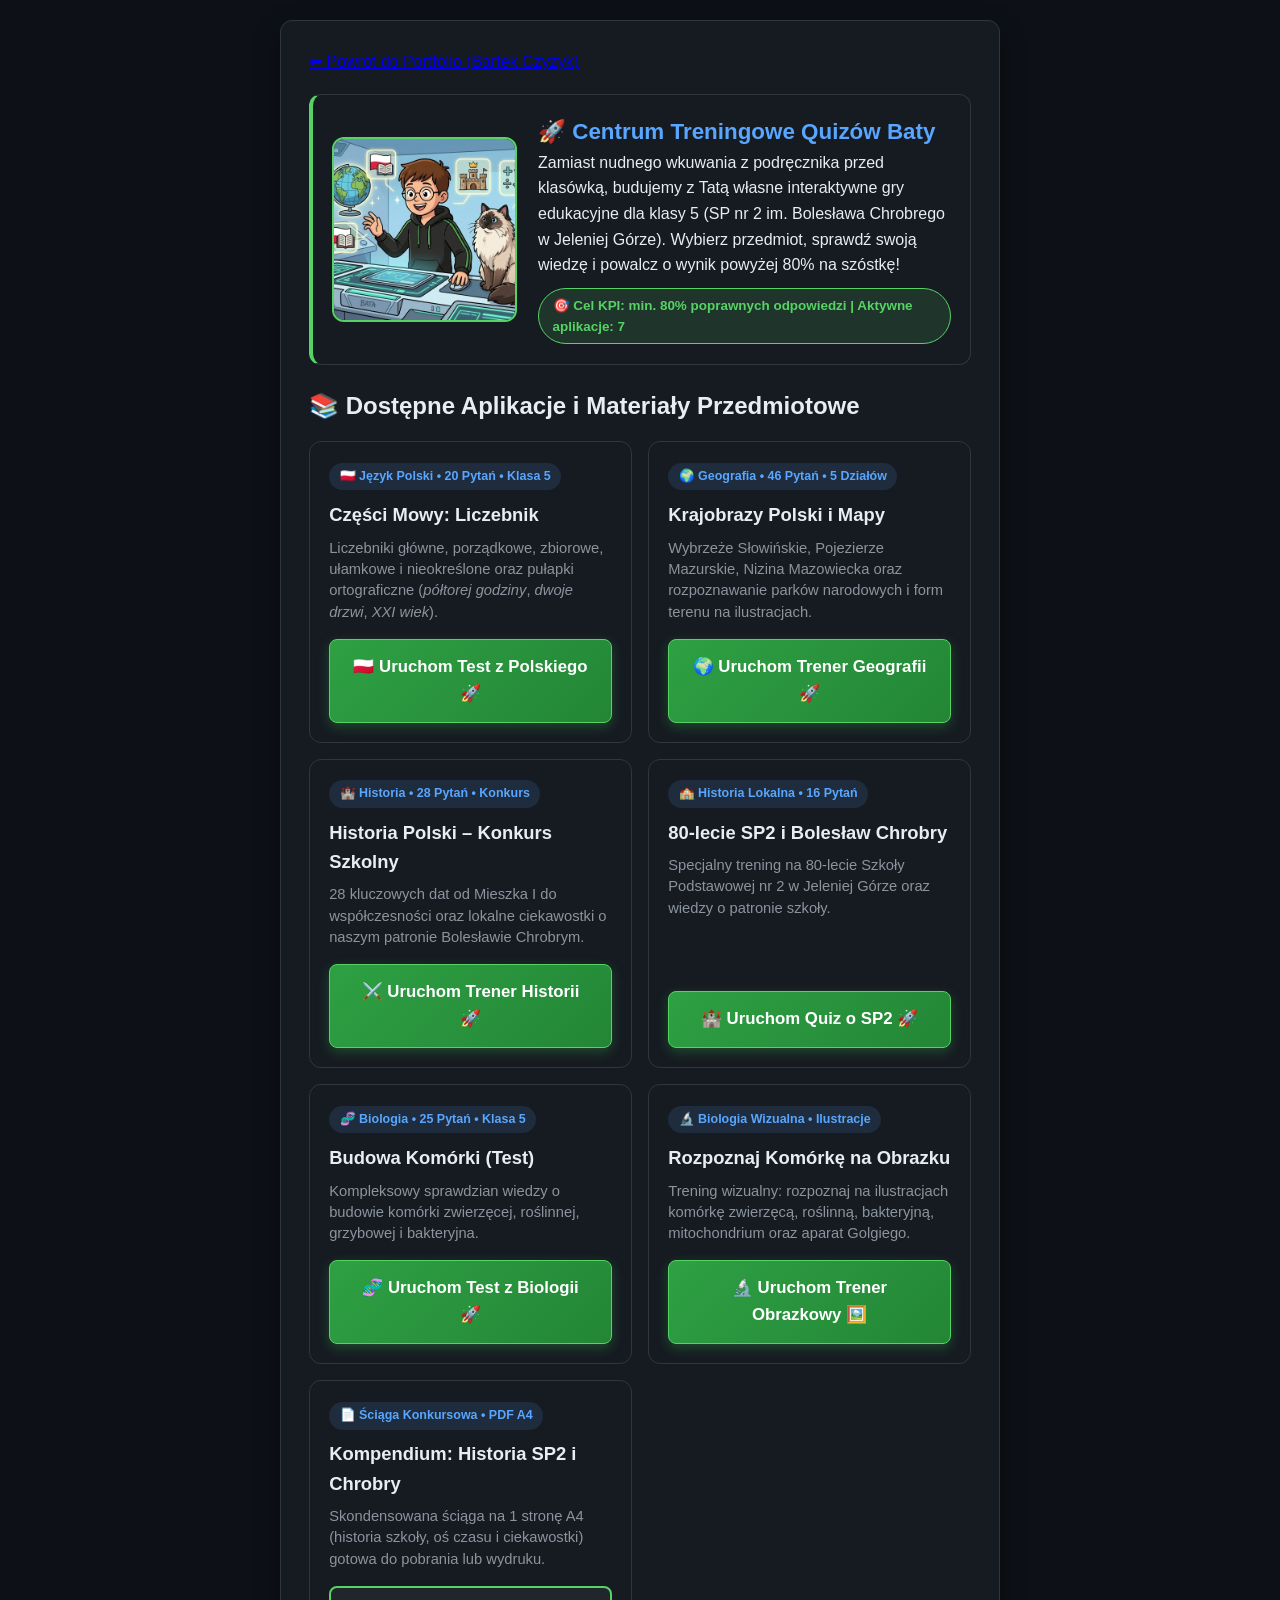
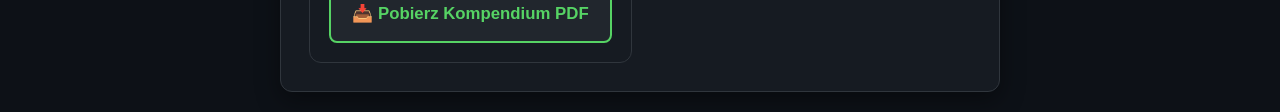
<file: quizy/index.html>
<!DOCTYPE html>
<html lang="pl">
<head>
  <meta charset="UTF-8">
  <meta name="viewport" content="width=device-width, initial-scale=1.0">
  <title>Centrum Treningowe Quizów | Bartek Czyżyk</title>
  <link rel="icon" type="image/png" href="../favicon_bartek.png">
  <link rel="stylesheet" href="quiz_style.css">
</head>
<body>
  <div class="container">
    <div class="hub-top-bar">
      <a href="../index.html" class="back-link">⬅ Powrót do Portfolio (Bartek Czyżyk)</a>
    </div>

    <section class="hub-hero">
      <img src="centrum_quizow.jpg" alt="Bata w Centrum Treningowym Quizów z kotem" onerror="this.src='bartek_brawo.jpg'">
      <div class="welcome-content">
        <h1>🚀 Centrum Treningowe Quizów Baty</h1>
        <p>
          Zamiast nudnego wkuwania z podręcznika przed klasówką, budujemy z Tatą własne interaktywne gry edukacyjne dla klasy 5 (SP nr 2 im. Bolesława Chrobrego w Jeleniej Górze). Wybierz przedmiot, sprawdź swoją wiedzę i powalcz o wynik powyżej 80% na szóstkę!
        </p>
        <span class="kpi-pill">🎯 Cel KPI: min. 80% poprawnych odpowiedzi | Aktywne aplikacje: 7</span>
      </div>
    </section>

    <h2>📚 Dostępne Aplikacje i Materiały Przedmiotowe</h2>

    <div class="hub-grid">
      <!-- 1. Język Polski -->
      <div class="subject-card">
        <div>
          <span class="subject-tag">🇵🇱 Język Polski • 20 Pytań • Klasa 5</span>
          <h3>Części Mowy: Liczebnik</h3>
          <p>Liczebniki główne, porządkowe, zbiorowe, ułamkowe i nieokreślone oraz pułapki ortograficzne (<em>półtorej godziny</em>, <em>dwoje drzwi</em>, <em>XXI wiek</em>).</p>
        </div>
        <a href="polski/test_liczebnik.html" class="button-quiz">🇵🇱 Uruchom Test z Polskiego 🚀</a>
      </div>

      <!-- 2. Geografia -->
      <div class="subject-card">
        <div>
          <span class="subject-tag">🌍 Geografia • 46 Pytań • 5 Działów</span>
          <h3>Krajobrazy Polski i Mapy</h3>
          <p>Wybrzeże Słowińskie, Pojezierze Mazurskie, Nizina Mazowiecka oraz rozpoznawanie parków narodowych i form terenu na ilustracjach.</p>
        </div>
        <a href="geografia/test_geografia.html" class="button-quiz">🌍 Uruchom Trener Geografii 🚀</a>
      </div>

      <!-- 3. Historia Polski -->
      <div class="subject-card">
        <div>
          <span class="subject-tag">🏰 Historia • 28 Pytań • Konkurs</span>
          <h3>Historia Polski – Konkurs Szkolny</h3>
          <p>28 kluczowych dat od Mieszka I do współczesności oraz lokalne ciekawostki o naszym patronie Bolesławie Chrobrym.</p>
        </div>
        <a href="historia/konkurs_szkolny_sp2.html" class="button-quiz">⚔️ Uruchom Trener Historii 🚀</a>
      </div>

      <!-- 4. Historia SP2 -->
      <div class="subject-card">
        <div>
          <span class="subject-tag">🏫 Historia Lokalna • 16 Pytań</span>
          <h3>80-lecie SP2 i Bolesław Chrobry</h3>
          <p>Specjalny trening na 80-lecie Szkoły Podstawowej nr 2 w Jeleniej Górze oraz wiedzy o patronie szkoły.</p>
        </div>
        <a href="historia/quiz_sp2_chrobry.html" class="button-quiz">🏰 Uruchom Quiz o SP2 🚀</a>
      </div>

      <!-- 5. Biologia Budowa Komórki -->
      <div class="subject-card">
        <div>
          <span class="subject-tag">🧬 Biologia • 25 Pytań • Klasa 5</span>
          <h3>Budowa Komórki (Test)</h3>
          <p>Kompleksowy sprawdzian wiedzy o budowie komórki zwierzęcej, roślinnej, grzybowej i bakteryjna.</p>
        </div>
        <a href="biologia/test_z_bud_komorek.html" class="button-quiz">🧬 Uruchom Test z Biologii 🚀</a>
      </div>

      <!-- 6. Biologia Obrazkowa -->
      <div class="subject-card">
        <div>
          <span class="subject-tag">🔬 Biologia Wizualna • Ilustracje</span>
          <h3>Rozpoznaj Komórkę na Obrazku</h3>
          <p>Trening wizualny: rozpoznaj na ilustracjach komórkę zwierzęcą, roślinną, bakteryjną, mitochondrium oraz aparat Golgiego.</p>
        </div>
        <a href="biologia/komorki_obrazki.html" class="button-quiz">🔬 Uruchom Trener Obrazkowy 🖼️</a>
      </div>

      <!-- 7. Kompendium PDF -->
      <div class="subject-card">
        <div>
          <span class="subject-tag">📄 Ściąga Konkursowa • PDF A4</span>
          <h3>Kompendium: Historia SP2 i Chrobry</h3>
          <p>Skondensowana ściąga na 1 stronę A4 (historia szkoły, oś czasu i ciekawostki) gotowa do pobrania lub wydruku.</p>
        </div>
        <a href="historia/Kompendium_SP2_Chrobry_Bartek.pdf" target="_blank" class="button-pdf">📥 Pobierz Kompendium PDF</a>
      </div>
    </div>
  </div>
</body>
</html>
</file>
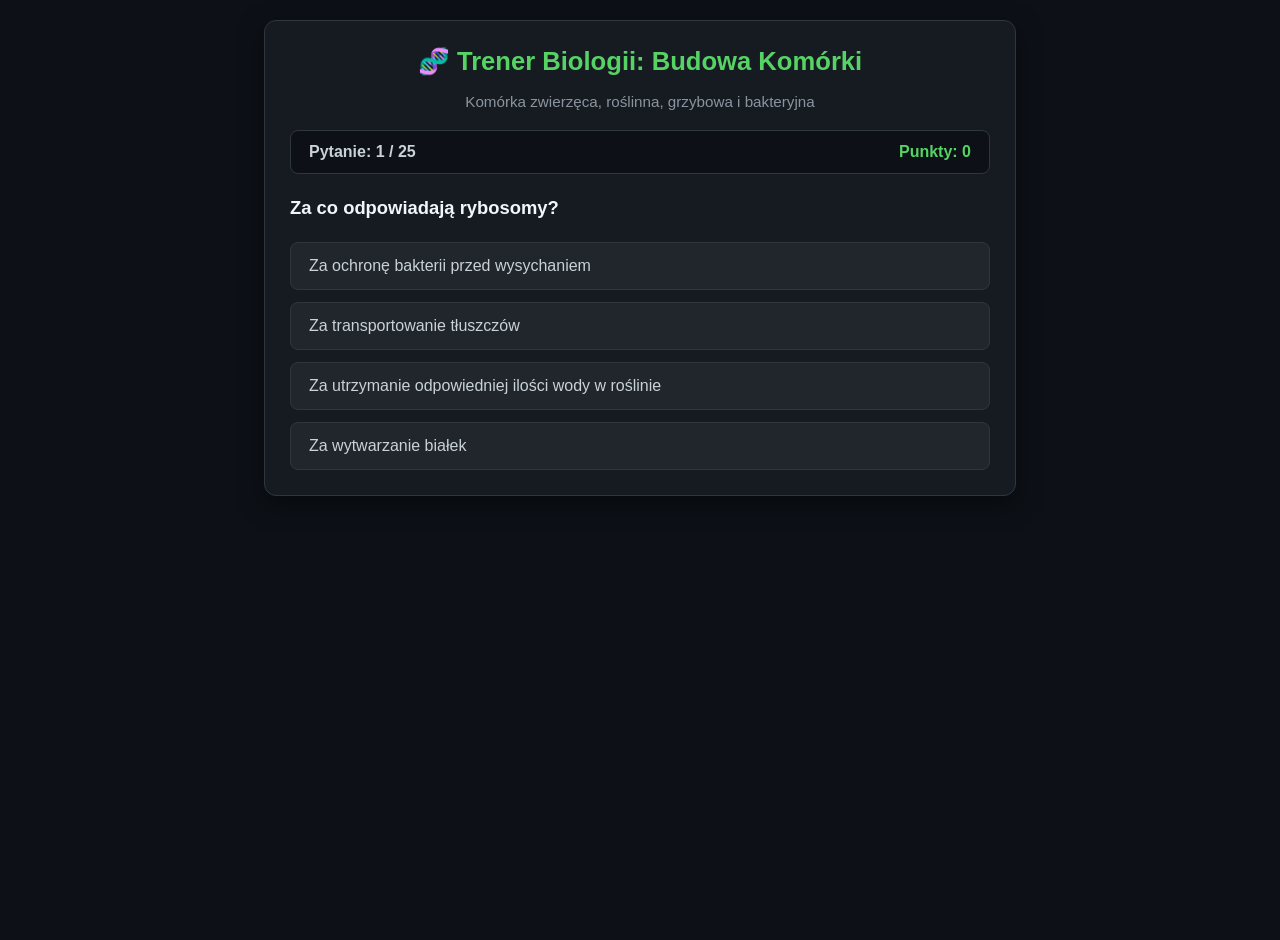
<file: quiz_biologia.html>
<!DOCTYPE html>
<html lang="pl">
<head>
    <meta charset="UTF-8">
    <meta name="viewport" content="width=device-width, initial-scale=1.0">
    <title>Trener Biologii – Budowa Komórki | Bartek Czyżyk</title>
    <style>
        body {
            font-family: 'Segoe UI', Tahoma, Geneva, Verdana, sans-serif;
            background-color: #0d1117;
            color: #c9d1d9;
            margin: 0;
            padding: 20px;
            display: flex;
            flex-direction: column;
            align-items: center;
            min-height: 100vh;
        }
        .container {
            max-width: 700px;
            width: 100%;
            background-color: #161b22;
            border: 1px solid #30363d;
            border-radius: 12px;
            padding: 25px;
            box-shadow: 0 8px 24px rgba(0,0,0,0.5);
        }
        h1 { color: #56d364; text-align: center; font-size: 1.6rem; margin-top: 0; }
        .subtitle { text-align: center; color: #8b949e; font-size: 0.95rem; margin-bottom: 20px; }
        .stats-bar {
            display: flex;
            justify-content: space-between;
            background-color: #0d1117;
            padding: 12px 18px;
            border-radius: 8px;
            border: 1px solid #30363d;
            margin-bottom: 20px;
            font-weight: bold;
        }
        .question-box { font-size: 1.15rem; font-weight: 600; margin-bottom: 20px; line-height: 1.5; color: #f0f6fc; }
        .options-grid { display: flex; flex-direction: column; gap: 12px; }
        .option-btn {
            background-color: #21262d;
            color: #c9d1d9;
            border: 1px solid #30363d;
            border-radius: 8px;
            padding: 14px 18px;
            font-size: 1rem;
            text-align: left;
            cursor: pointer;
            transition: all 0.2s;
        }
        .option-btn:hover:not(:disabled) { background-color: #30363d; border-color: #58a6ff; }
        .option-btn.correct { background-color: rgba(46, 160, 67, 0.25); border-color: #3fb950; color: #56d364; font-weight: bold; }
        .option-btn.wrong { background-color: rgba(248, 81, 73, 0.25); border-color: #f85149; color: #ff7b72; }
        .feedback { margin-top: 18px; padding: 14px; border-radius: 8px; display: none; font-size: 0.95rem; line-height: 1.4; }
        .next-btn, .restart-btn, .back-btn {
            margin-top: 20px;
            background-color: #238636;
            color: #ffffff;
            border: none;
            border-radius: 8px;
            padding: 12px 24px;
            font-size: 1rem;
            font-weight: bold;
            cursor: pointer;
            width: 100%;
            text-align: center;
            text-decoration: none;
            display: inline-block;
            box-sizing: border-box;
        }
        .next-btn:hover, .restart-btn:hover { background-color: #2ea043; }
        .back-btn { background-color: #21262d; border: 1px solid #30363d; margin-top: 12px; }
        .back-btn:hover { background-color: #30363d; }
        .result-screen { text-align: center; display: none; }
        .score-big { font-size: 2.5rem; color: #56d364; font-weight: bold; margin: 15px 0; }
    </style>
</head>
<body>
<div class="container">
    <h1>🧬 Trener Biologii: Budowa Komórki</h1>
    <div class="subtitle">Komórka zwierzęca, roślinna, grzybowa i bakteryjna</div>
    <div id="quiz-area">
        <div class="stats-bar">
            <span id="progress-text">Pytanie: 1 / 25</span>
            <span id="score-text" style="color: #56d364;">Punkty: 0</span>
        </div>
        <div class="question-box" id="question-text">Ładowanie pytania...</div>
        <div class="options-grid" id="options-container"></div>
        <div class="feedback" id="feedback-box"></div>
        <button class="next-btn" id="next-btn" style="display: none;" onclick="nextQuestion()">Następne pytanie ➡️</button>
    </div>
    <div class="result-screen" id="result-area">
        <h2>🎉 Trening zakończony!</h2>
        <div class="score-big" id="final-score">0 / 25</div>
        <p id="result-comment" style="font-size: 1.1rem; margin-bottom: 25px;"></p>
        <button class="restart-btn" onclick="restartQuiz()">🔄 Zagraj jeszcze raz (Losowa kolejność)</button>
        <a href="index.html" class="back-btn">🏠 Powrót na stronę główną</a>
    </div>
</div>
<script>
const questionsData = [

    {
        q: "Które trzy elementy komórki zwierzęcej można zobaczyć pod mikroskopem optycznym już przy powiększeniu 400 razy?",
        options: ["Błonę komórkową, cytoplazmę i jądro komórkowe", "Mitochondria, rybosomy i wakuole", "Ścianę komórkową, chloroplasty i cytozol", "Aparat Golgiego, siateczkę śródplazmatyczną i nić DNA"],
        correct: 0,
        info: "Przy powiększeniu 400x widzimy tylko błonę komórkową, cytoplazmę i jądro. Pozostałe organelle wymagają powiększenia ok. 10 tys. razy."
    },
    {
        q: "Jaką funkcję pełni błona komórkowa?",
        options: ["Oddziela wnętrze komórki od otoczenia i transportuje różne substancje", "Wytwarza energię potrzebną do życia komórki", "Przeprowadza proces fotosyntezy", "Nadaje komórce zwierzęcej sztywny, prostokątny kształt"],
        correct: 0,
        info: "Błona komórkowa występuje we wszystkich rodzajach komórek (zwierzęcej, roślinnej, grzybowej i bakteryjnej)."
    },
    {
        q: "Czym jest cytozol?",
        options: ["Galaretowatą substancją wypełniającą komórkę (woda, sole mineralne, białka)", "Zielonym barwnikiem pochłaniającym światło", "Cukrem budującym ścianę komórkową grzybów", "Pęcherzykiem trawiącym substancje w komórce zwierzęcej"],
        correct: 0,
        info: "Cytozol razem z zawieszonymi w nim organellami tworzy cytoplazmę."
    },
    {
        q: "Dlaczego mitochondrium nazywamy „centrum energetycznym komórki”?",
        options: ["Ponieważ dostarcza komórce energii", "Ponieważ magazynuje wodę i sole mineralne", "Ponieważ kieruje wszystkimi procesami i zawiera DNA", "Ponieważ wytwarza białka z drobnych ziarenek"],
        correct: 0,
        info: "Mitochondrium ma zwykle owalny kształt i uwalnia energię niezbędną do funkcjonowania komórki."
    },
    {
        q: "Za co odpowiadają rybosomy?",
        options: ["Za wytwarzanie białek", "Za transportowanie tłuszczów", "Za ochronę bakterii przed wysychaniem", "Za utrzymanie odpowiedniej ilości wody w roślinie"],
        correct: 0,
        info: "Rybosomy mają wygląd drobnych ziarenek i występują we wszystkich czterech typach komórek."
    },
    {
        q: "Gdzie w komórce jądrowej znajduje się DNA i który element kieruje wszystkimi procesami w komórce?",
        options: ["W jądrze komórkowym", "W aparacie Golgiego", "W wakuoli (wodniczce)", "W ścianie komórkowej"],
        correct: 0,
        info: "Jądro komórkowe ma zwykle kulisty kształt i leży w środkowej części komórki zwierzęcej."
    },
    {
        q: "Jaką funkcję pełni aparat Golgiego?",
        options: ["Przekształca i transportuje białka", "Przeprowadza fotosyntezę", "Umożliwia ruch komórce bakteryjnej", "Chroni przed wnikaniem drobnoustrojów chorobotwórczych"],
        correct: 0,
        info: "Aparat Golgiego ma postać stosu przylegających do siebie, spłaszczonych pęcherzy i drobnych pęcherzyków."
    },
    {
        q: "Czym jest siateczka śródplazmatyczna i do czego służy?",
        options: ["To system cienkich kanalików uczestniczący w wytwarzaniu i transportowaniu białek oraz tłuszczów", "To sztywna osłona zbudowana z celulozy", "To duży pęcherz wypełniony wodą w komórce roślinnej", "To miejsce występowania zielonego barwnika chlorofilu"],
        correct: 0,
        info: "Siateczka śródplazmatyczna oplata jądro komórkowe i rozciąga się w całej komórce."
    },
    {
        q: "Które dwa elementy odróżniają komórkę roślinną od komórki zwierzęcej?",
        options: ["Ściana komórkowa oraz chloroplasty", "Mitochondria oraz rybosomy", "Błona komórkowa oraz cytozol", "Jądro komórkowe oraz wakuole"],
        correct: 0,
        info: "Komórka zwierzęca nigdy nie ma ściany komórkowej ani chloroplastów."
    },
    {
        q: "Z jakiego głównego cukru zbudowana jest ściana komórkowa roślin?",
        options: ["Z celulozy", "Z chityny", "Z glukozy", "Ze skrobi"],
        correct: 0,
        info: "Ściana komórkowa roślin zbudowana jest z celulozy, natomiast u grzybów – z chityny."
    },
    {
        q: "Jaką funkcję pełni ściana komórkowa w komórce roślinnej?",
        options: ["Nadaje kształt, chroni przed uszkodzeniami i zabezpiecza przed drobnoustrojami chorobotwórczymi", "Wytwarza substancje pokarmowe podczas fotosyntezy", "Dostarcza energii z rozkładu pokarmu", "Uczestniczy w trawieniu zbędnych substancji"],
        correct: 0,
        info: "Ściana komórkowa znajduje się na zewnątrz błony komórkowej."
    },
    {
        q: "Jaki zielony barwnik znajduje się w chloroplastach i jaka jest ich funkcja?",
        options: ["Chlorofil – wytwarzanie substancji pokarmowych podczas fotosyntezy", "Cytozol – magazynowanie wody", "Chityna – ochrona przed wysychaniem", "Celuloza – transportowanie białek"],
        correct: 0,
        info: "Chloroplasty mają najczęściej owalny kształt i występują tylko w komórkach roślinnych."
    },
    {
        q: "Czym różni się wakuola (wodniczka) w komórce roślinnej od tej w komórce zwierzęcej?",
        options: ["W roślinnej jest zwykle pojedyncza i duża (utrzymuje wodę), a w zwierzęcej jest wiele drobnych wakuol", "W roślinnej odpowiada za trawienie, a w zwierzęcej przeprowadza fotosyntezę", "W komórce roślinnej w ogóle nie ma wakuoli", "W komórce zwierzęcej jedna wielka wakuola zajmuje środek komórki"],
        correct: 0,
        info: "Duża wakuola w komórce roślinnej zapewnia utrzymanie odpowiedniej ilości wody (jędrność rośliny)."
    },
    {
        q: "Jaka popularna roślina wodna służy w szkolnym laboratorium do obserwacji komórek roślinnych pod mikroskopem?",
        options: ["Moczarka kanadyjska", "Paprotka zwyczajna", "Lilia wodna", "Rzęsa wodna"],
        correct: 0,
        info: "Liście moczarki kanadyjskiej są bardzo cienkie i świetnie widać w nich ściany komórkowe oraz chloroplasty."
    },
    {
        q: "Co jest najbardziej charakterystyczną cechą budowy komórki bakteryjnej?",
        options: ["Brak jądra komórkowego (jego funkcję pełni nić DNA w cytozolu)", "Obecność wielu dużych chloroplastów", "Brak błony komórkowej i rybosomów", "Ściana komórkowa zbudowana z celulozy"],
        correct: 0,
        info: "Bakterie należą do komórek bezjądrowych – ich DNA pływa swobodnie w cytozolu."
    },
    {
        q: "Jaką funkcję pełni otoczka śluzowa występująca u niektórych bakterii?",
        options: ["Chroni komórkę przed wysychaniem", "Umożliwia aktywne pływanie w wodzie", "Wytwarza energię dla bakterii", "Przeprowadza fotosyntezę"],
        correct: 0,
        info: "Otoczka śluzowa leży na zewnątrz ściany komórkowej bakterii."
    },
    {
        q: "Dzięki czemu część komórek bakteryjnych może się poruszać?",
        options: ["Dzięki rzęskom", "Dzięki wakuolom", "Dzięki aparatom Golgiego", "Dzięki siateczce śródplazmatycznej"],
        correct: 0,
        info: "Rzęski działają jak małe napędowe wici, pozwalając bakteriom przemieszczać się w środowisku."
    },
    {
        q: "Z jakiego cukru zbudowana jest ściana komórkowa grzybów?",
        options: ["Z chityny", "Z celulozy", "Z chlorofilu", "Z cytozolu"],
        correct: 0,
        info: "Komórka grzybowa przypomina komórkę zwierzęcą, ale ma dodatkowo ścianę komórkową z chityny."
    },
    {
        q: "Czy komórka grzybowa posiada chloroplasty?",
        options: ["Nie, komórki grzybowe nie mają chloroplastów", "Tak, ma ich nawet więcej niż roślina", "Tak, ale tylko w kapeluszu grzyba", "Tak, służą jej do trawienia drewna"],
        correct: 0,
        info: "Grzyby są cudzożywne (nie przeprowadzają fotosyntezy), więc nie posiadają chloroplastów."
    },
    {
        q: "Które z poniższych organelli NIE występuje w komórce bakteryjnej?",
        options: ["Mitochondrium i wakuola", "Błona komórkowa i cytozol", "Rybosomy i ściana komórkowa", "Nić DNA"],
        correct: 0,
        info: "Komórka bakteryjna nie ma jądra, mitochondriów, wakuoli ani chloroplastów."
    },
    {
        q: "Które trzy składniki występują we WSZYSTKICH czterech typach komórek (zwierzęcej, roślinnej, grzybowej i bakteryjnej)?",
        options: ["Błona komórkowa, cytozol i rybosomy", "Jądro komórkowe, mitochondria i wakuola", "Ściana komórkowa, błona komórkowa i jądro", "Cytozol, chloroplasty i rybosomy"],
        correct: 0,
        info: "W tabeli na str. 37 tylko błona komórkowa, cytozol i rybosomy występują we wszystkich 4 rodzajach komórek."
    },
    {
        q: "Jak wygląda wakuola w komórce grzybowej według tabeli porównawczej?",
        options: ["Może być pojedyncza, duża lub może być wiele drobnych wakuol", "W komórce grzybowej wakuola w ogóle nie występuje", "Zawsze jest tylko jedna, ogromna wakuola", "Zastępuje ją otoczka śluzowa"],
        correct: 0,
        info: "U grzybów występuje albo pojedyncza duża wakuola, albo wiele drobnych."
    },
    {
        q: "Które komórki zaliczamy do komórek jądrowych?",
        options: ["Zwierzęce, roślinne i grzybowe", "Tylko zwierzęce i roślinne", "Wszystkie oprócz roślinnych", "Tylko bakteryjne"],
        correct: 0,
        info: "Komórki zwierzęce, roślinne i grzybowe mają jądro komórkowe (są jądrowe), a bakteryjne są bezjądrowe."
    },
    {
        q: "Jaki kształt mają komórki w rzeczywistości, mimo że pod mikroskopem widzimy ich płaski obraz?",
        options: ["Budowę przestrzenną (3D)", "Zawsze idealnie płaski jak kartka papieru", "Wyłącznie kształt sześcianu", "Zmieniają kształt z płaskiego na kulisty tylko w nocy"],
        correct: 0,
        info: "Mikroskop optyczny daje płaski obraz przekroju, ale w rzeczywistości każda komórka jest obiektem przestrzennym."
    },
    {
        q: "W których komórkach występuje ściana komórkowa?",
        options: ["W roślinnych, grzybowych i bakteryjnych", "Tylko w roślinnych", "W zwierzęcych i roślinnych", "We wszystkich czterech rodzajach komórek"],
        correct: 0,
        info: "Jedyną komórką z tej czwórki, która NIE ma ściany komórkowej, jest komórka zwierzęca."
    }
];
let currentQuestions = [];
let currentIndex = 0;
let score = 0;

function shuffle(array) { return array.sort(() => Math.random() - 0.5); }

function startQuiz() {
    currentQuestions = shuffle([...questionsData]);
    currentIndex = 0;
    score = 0;
    document.getElementById("result-area").style.display = "none";
    document.getElementById("quiz-area").style.display = "block";
    showQuestion();
}

function showQuestion() {
    const qObj = currentQuestions[currentIndex];
    document.getElementById("progress-text").innerText = `Pytanie: ${currentIndex + 1} / ${currentQuestions.length}`;
    document.getElementById("score-text").innerText = `Punkty: ${score}`;
    document.getElementById("question-text").innerText = qObj.q;
    
    const feedbackBox = document.getElementById("feedback-box");
    feedbackBox.style.display = "none";
    document.getElementById("next-btn").style.display = "none";

    const optionsContainer = document.getElementById("options-container");
    optionsContainer.innerHTML = "";

    let optionsWithIndex = qObj.options.map((opt, idx) => ({ text: opt, isCorrect: idx === qObj.correct }));
    optionsWithIndex = shuffle(optionsWithIndex);

    optionsWithIndex.forEach(opt => {
        const btn = document.createElement("button");
        btn.className = "option-btn";
        btn.innerText = opt.text;
        btn.onclick = () => selectAnswer(btn, opt.isCorrect, qObj.info);
        optionsContainer.appendChild(btn);
    });
}

function selectAnswer(selectedBtn, isCorrect, infoText) {
    document.querySelectorAll(".option-btn").forEach(btn => btn.disabled = true);
    const feedbackBox = document.getElementById("feedback-box");
    feedbackBox.style.display = "block";

    if (isCorrect) {
        selectedBtn.classList.add("correct");
        score++;
        document.getElementById("score-text").innerText = `Punkty: ${score}`;
        feedbackBox.style.backgroundColor = "rgba(46, 160, 67, 0.15)";
        feedbackBox.style.border = "1px solid #3fb950";
        feedbackBox.innerHTML = `✅ <strong>Świetnie!</strong> ${infoText}`;
    } else {
        selectedBtn.classList.add("wrong");
        feedbackBox.style.backgroundColor = "rgba(248, 81, 73, 0.15)";
        feedbackBox.style.border = "1px solid #f85149";
        feedbackBox.innerHTML = `❌ <strong>Błąd!</strong> ${infoText}`;
    }
    document.getElementById("next-btn").style.display = "block";
}

function nextQuestion() {
    currentIndex++;
    if (currentIndex < currentQuestions.length) showQuestion();
    else showResults();
}

function showResults() {
    document.getElementById("quiz-area").style.display = "none";
    document.getElementById("result-area").style.display = "block";
    document.getElementById("final-score").innerText = `${score} / ${currentQuestions.length}`;

    const comment = document.getElementById("result-comment");
    if (score === currentQuestions.length) comment.innerText = "🏆 PERFEKCYJNIE! Masz szóstkę ze sprawdzianu w kieszeni!";
    else if (score >= 20) comment.innerText = "🔥 Świetny wynik! Jeszcze jedno podejście i będzie 100%!";
    else comment.innerText = "💪 Dobry start! Przeczytaj podpowiedzi przy błędach i spróbuj jeszcze raz.";
}

function restartQuiz() { startQuiz(); }
startQuiz();
</script>
</body>
</html>
</file>
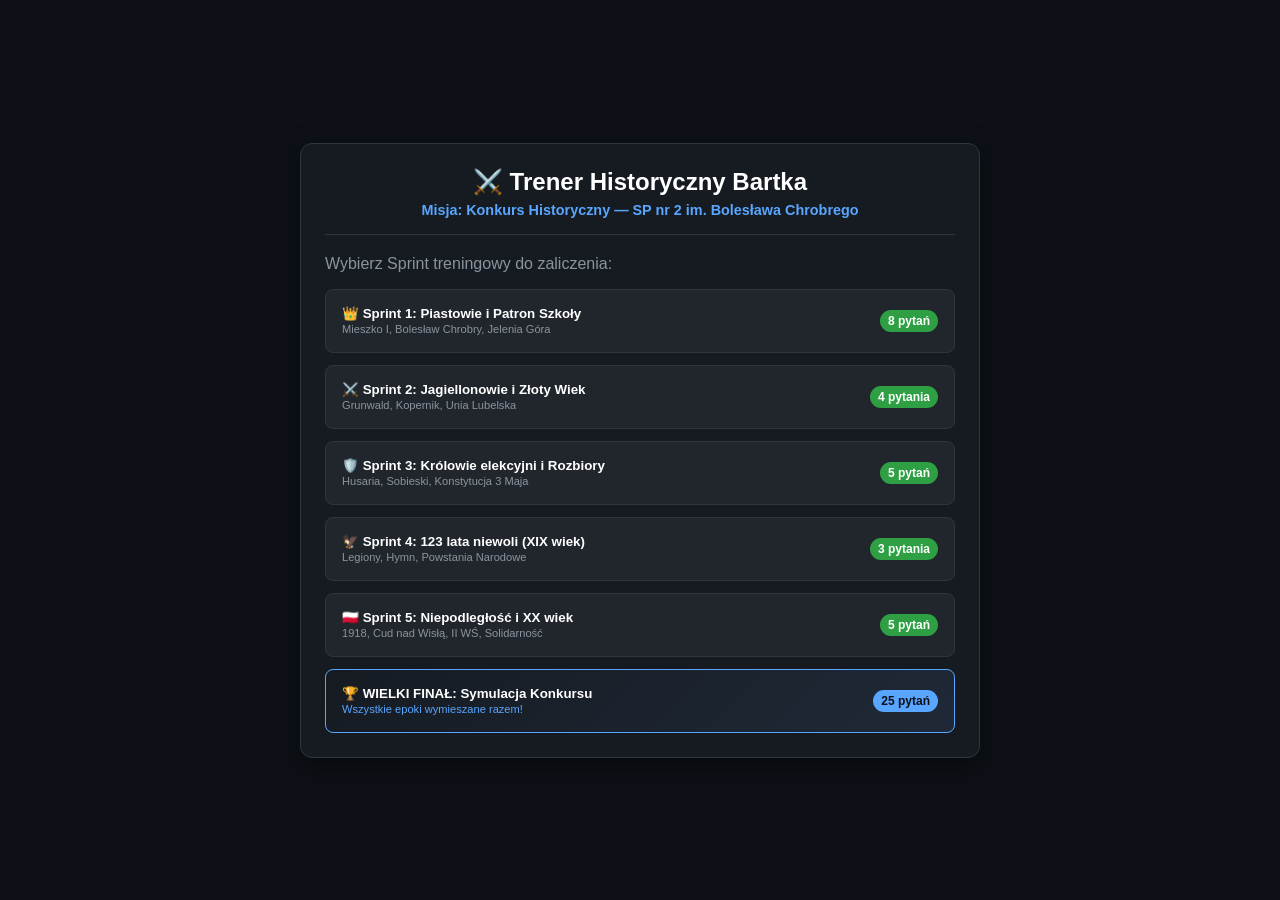
<file: quiz_historia.html>
<!DOCTYPE html>
<html lang="pl">
<head>
    <meta charset="UTF-8">
    <meta name="viewport" content="width=device-width, initial-scale=1.0">
    <title>Trener Historyczny - Konkurs SP2 Jelenia Góra</title>
    <style>
        :root {
            --bg-dark: #0d1117;
            --card-bg: #161b22;
            --border-color: #30363d;
            --text-main: #c9d1d9;
            --text-bright: #ffffff;
            --accent-green: #2ea043;
            --accent-green-hover: #3fb950;
            --accent-blue: #58a6ff;
            --correct-bg: rgba(46, 160, 67, 0.2);
            --correct-border: #3fb950;
            --wrong-bg: rgba(248, 81, 73, 0.2);
            --wrong-border: #f85149;
        }
        * { box-sizing: border-box; margin: 0; padding: 0; font-family: -apple-system, BlinkMacSystemFont, "Segoe UI", Roboto, sans-serif; }
        body { background-color: var(--bg-dark); color: var(--text-main); display: flex; justify-content: center; align-items: center; min-height: 100vh; padding: 16px; }
        .container { background-color: var(--card-bg); border: 1px solid var(--border-color); border-radius: 12px; width: 100%; max-width: 680px; padding: 24px; box-shadow: 0 8px 24px rgba(0,0,0,0.5); }
        header { text-align: center; border-bottom: 1px solid var(--border-color); padding-bottom: 16px; margin-bottom: 20px; }
        header h1 { color: var(--text-bright); font-size: 1.5rem; margin-bottom: 6px; }
        header p { color: var(--accent-blue); font-size: 0.9rem; font-weight: 600; }
        .stage-grid { display: grid; grid-template-columns: 1fr; gap: 12px; margin-top: 16px; }
        .stage-btn { background-color: #21262d; border: 1px solid var(--border-color); color: var(--text-bright); padding: 16px; border-radius: 8px; text-align: left; cursor: pointer; transition: all 0.2s; display: flex; justify-content: space-between; align-items: center; }
        .stage-btn:hover { border-color: var(--accent-green-hover); background-color: #292f36; transform: translateY(-2px); }
        .stage-btn span.badge { background-color: var(--accent-green); color: #fff; font-size: 0.75rem; padding: 4px 8px; border-radius: 12px; font-weight: bold; }
        .stage-btn.boss-mode { border-color: var(--accent-blue); background: linear-gradient(135deg, #161b22 0%, #1f2937 100%); }
        .hidden { display: none !important; }
        .top-bar { display: flex; justify-content: space-between; align-items: center; margin-bottom: 16px; font-size: 0.9rem; color: #8b949e; }
        .progress-bar { width: 100%; height: 6px; background-color: #21262d; border-radius: 3px; margin-bottom: 20px; overflow: hidden; }
        .progress-fill { height: 100%; background-color: var(--accent-green-hover); width: 0%; transition: width 0.3s ease; }
        .question-text { color: var(--text-bright); font-size: 1.2rem; line-height: 1.5; margin-bottom: 20px; }
        .options-list { display: flex; flex-direction: column; gap: 10px; }
        .option-btn { background-color: #21262d; border: 1px solid var(--border-color); color: var(--text-main); padding: 14px 16px; border-radius: 8px; text-align: left; font-size: 1rem; cursor: pointer; transition: all 0.15s; }
        .option-btn:hover:not(:disabled) { border-color: var(--accent-blue); color: var(--text-bright); }
        .option-btn:disabled { cursor: default; }
        .option-btn.correct { background-color: var(--correct-bg); border-color: var(--correct-border); color: var(--text-bright); font-weight: 600; }
        .option-btn.wrong { background-color: var(--wrong-bg); border-color: var(--wrong-border); color: var(--text-bright); }
        .explanation-box { margin-top: 16px; padding: 14px; border-radius: 8px; background-color: #0d1117; border-left: 4px solid var(--accent-blue); font-size: 0.95rem; line-height: 1.4; }
        .action-btn { margin-top: 20px; width: 100%; padding: 14px; background-color: var(--accent-green); color: white; border: none; border-radius: 8px; font-size: 1rem; font-weight: bold; cursor: pointer; }
        .action-btn:hover { background-color: var(--accent-green-hover); }
        .secondary-btn { background-color: #21262d; border: 1px solid var(--border-color); margin-top: 10px; }
        .result-box { text-align: center; padding: 10px 0; }
        .score-circle { font-size: 2.5rem; font-weight: bold; color: var(--accent-green-hover); margin: 16px 0; }
        .rank-title { font-size: 1.3rem; color: var(--text-bright); margin-bottom: 10px; }
    </style>
</head>


<body>
<div class="container">
    <header>
        <h1>⚔️ Trener Historyczny Bartka</h1>
        <p>Misja: Konkurs Historyczny — SP nr 2 im. Bolesława Chrobrego</p>
    </header>

    <div id="menu-screen">
        <p style="margin-bottom: 12px; color: #8b949e;">Wybierz Sprint treningowy do zaliczenia:</p>
        <div class="stage-grid">
            <button class="stage-btn" onclick="startQuiz(1)">
                <div><strong>👑 Sprint 1: Piastowie i Patron Szkoły</strong><br><small style="color:#8b949e;">Mieszko I, Bolesław Chrobry, Jelenia Góra</small></div>
                <span class="badge">8 pytań</span>
            </button>
            <button class="stage-btn" onclick="startQuiz(2)">
                <div><strong>⚔️ Sprint 2: Jagiellonowie i Złoty Wiek</strong><br><small style="color:#8b949e;">Grunwald, Kopernik, Unia Lubelska</small></div>
                <span class="badge">4 pytania</span>
            </button>
            <button class="stage-btn" onclick="startQuiz(3)">
                <div><strong>🛡️ Sprint 3: Królowie elekcyjni i Rozbiory</strong><br><small style="color:#8b949e;">Husaria, Sobieski, Konstytucja 3 Maja</small></div>
                <span class="badge">5 pytań</span>
            </button>
            <button class="stage-btn" onclick="startQuiz(4)">
                <div><strong>🦅 Sprint 4: 123 lata niewoli (XIX wiek)</strong><br><small style="color:#8b949e;">Legiony, Hymn, Powstania Narodowe</small></div>
                <span class="badge">3 pytania</span>
            </button>
            <button class="stage-btn" onclick="startQuiz(5)">
                <div><strong>🇵🇱 Sprint 5: Niepodległość i XX wiek</strong><br><small style="color:#8b949e;">1918, Cud nad Wisłą, II WŚ, Solidarność</small></div>
                <span class="badge">5 pytań</span>
            </button>
            <button class="stage-btn boss-mode" onclick="startQuiz(0)">
                <div><strong>🏆 WIELKI FINAŁ: Symulacja Konkursu</strong><br><small style="color:#58a6ff;">Wszystkie epoki wymieszane razem!</small></div>
                <span class="badge" style="background-color:#58a6ff; color:#0d1117;">25 pytań</span>
            </button>
        </div>
    </div>

    <div id="quiz-screen" class="hidden">
        <div class="top-bar">
            <span id="question-counter">Pytanie 1 / 8</span>
            <span id="score-counter">Punkty: 0</span>
        </div>
        <div class="progress-bar"><div class="progress-fill" id="progress-fill"></div></div>
        <div class="question-text" id="question-text">Treść pytania...</div>
        <div class="options-list" id="options-list"></div>
        <div id="explanation-box" class="explanation-box hidden"></div>
        <button id="next-btn" class="action-btn hidden" onclick="nextQuestion()">Następne pytanie ➔</button>
        <button class="action-btn secondary-btn" onclick="backToMenu()">↩ Wróć do wyboru etapu</button>
    </div>

    <div id="result-screen" class="hidden result-box">
        <h2>🏁 Sprint Zakończony!</h2>
        <div class="score-circle" id="final-score">8 / 8</div>
        <div class="rank-title" id="rank-title">Ranga: Wielki Strateg</div>
        <p id="rank-desc" style="color: #8b949e; margin-bottom: 20px;"></p>
        <button class="action-btn" onclick="backToMenu()">Wybierz kolejny Sprint ➔</button>
    </div>
</div>

<script>
    const allQuestions = [
        { stage: 1, q: "W którym roku Mieszko I przyjął chrzest Polski?", options: ["966 r.", "1000 r.", "1025 r.", "997 r."], correct: 0, info: "966 r. to symboliczny początek państwa polskiego. Mieszko I przyjął chrzest za pośrednictwem Czech." },
        { stage: 1, q: "Co oznacza w staropolszczyźnie przydomek patrona naszej szkoły – „Chrobry”?", options: ["Bogaty i szczodry", "Dzielny, mężny i waleczny", "Wysoki i silny", "Mądry i uczony"], correct: 1, info: "Słowo 'chrobry' oznaczało dawniej kogoś niezwykle odważnego, dzielnego i walecznego." },
        { stage: 1, q: "Kto przyjechał do Gniezna na słynny Zjazd Gnieźnieński w 1000 roku?", options: ["Król Francji Ludwik", "Cesarz niemiecki Otton III", "Wielki Mistrz Krzyżacki", "Cesarz Henryk II"], correct: 1, info: "Cesarz Otton III przybył z pielgrzymką do grobu św. Wojciecha i nałożył na głowę Chrobrego swój diadem." },
        { stage: 1, q: "Jakim traktatem w 1018 roku zakończyły się zwycięskie wojny Bolesława Chrobrego z Niemcami?", options: ["Pokojem w Toruniu", "Unią w Krewie", "Pokojem w Budziszynie", "Traktatem w Wersalu"], correct: 2, info: "Pokój w Budziszynie (1018 r.) przyłączył do Polski Łużyce i Milsko." },
        { stage: 1, q: "W którym roku odbyła się koronacja Bolesława Chrobrego na pierwszego króla Polski?", options: ["966 r.", "1000 r.", "1025 r.", "1138 r."], correct: 2, info: "Uwaga na pułapkę: chrzest Mieszka był w 966 r., ale pierwszym królem został Bolesław Chrobry w 1025 r.!" },
        { stage: 1, q: "Który władca z dynastii Piastów według legendy założył Jelenią Górę na początku XII wieku?", options: ["Mieszko I", "Bolesław Krzywousty", "Kazimierz Wielki", "Władysław Łokietek"], correct: 1, info: "Według tradycji Jelenią Górę założył ok. 1108–1111 r. Bolesław III Krzywousty po udanym polowaniu na jelenie." },
        { stage: 1, q: "Co zapoczątkował testament Bolesława Krzywoustego z 1138 roku?", options: ["Złoty Wiek Polski", "Rozbicie dzielnicowe na prawie 200 lat", "Unię z Litwą", "Budowę Zamku na Wawelu"], correct: 1, info: "Podział Polski między synów Krzywoustego wywołał długie rozbicie dzielnicowe, które zakończył dopiero Władysław Łokietek w 1320 r." },
        { stage: 1, q: "W którym roku król Kazimierz Wielki założył pierwszą polską uczelnię (Akademię Krakowską)?", options: ["1320 r.", "1364 r.", "1410 r.", "1543 r."], correct: 1, info: "Kazimierz Wielki założył Akademię Krakowską (dziś Uniwersytet Jagielloński) w 1364 roku." },
        { stage: 2, q: "Kto dowodził połączonymi wojskami polsko-litewskimi w wielkiej bitwie pod Grunwaldem (15 lipca 1410 r.)?", options: ["Kazimierz Wielki", "Władysław Jagiełło", "Jan III Sobieski", "Zygmunt Stary"], correct: 1, info: "Król Władysław Jagiełło rozgromił pod Grunwaldem Zakon Krzyżacki." },
        { stage: 2, q: "Co Polska odzyskała w 1466 roku na mocy II Pokoju Toruńskiego?", options: ["Kijów i Smoleńsk", "Pomorze Gdańskie i dostęp do Morza Bałtyckiego", "Śląsk i Ziemię Lubuską", "Inflanty"], correct: 1, info: "Po wygranej wojnie trzynastoletniej Polska wróciła nad Bałtyk i odzyskała Gdańsk." },
        { stage: 2, q: "Jakie przełomowe odkrycie opisał Mikołaj Kopernik w 1543 roku?", options: ["Że Ziemia jest płaska", "Że Ziemia i inne planety krążą wokół Słońca", "Prawo grawitacji", "Budowę teleskopu"], correct: 1, info: "Kopernik w dziele 'O obrotach sfer niebieskich' udowodnił teorię heliocentryczną ('wstrzymał Słońce, ruszył Ziemię')." },
        { stage: 2, q: "Jak nazywało się wspólne państwo Polski i Litwy utworzone w 1569 roku na mocy Unii Lubelskiej?", options: ["Królestwo Polskie", "Rzeczpospolita Obojga Narodów", "Księstwo Warszawskie", "Unia Jagiellońska"], correct: 1, info: "Unia Lubelska z 1569 r. połączyła Koronę i Litwę w Rzeczpospolitą Obojga Narodów." },
        { stage: 3, q: "Kto został pierwszym królem Polski wybranym w wolnej elekcji w 1573 roku?", options: ["Stefan Batory", "Henryk Walezy", "Jan III Sobieski", "Stanisław August Poniatowski"], correct: 1, info: "Henryk Walezy był pierwszym królem elekcyjnym, choć po kilku miesiącach potajemnie uciekł do Francji." },
        { stage: 3, q: "Który klasztor obronił się przed Szwedami w 1655 roku podczas 'potopu szwedzkiego'?", options: ["Klasztor w Krzeszowie", "Jasna Góra w Częstochowie", "Opactwo w Tyńcu", "Klasztor na Świętym Krzyżu"], correct: 1, info: "Obrona Jasnej Góry (dowodzona przez przeora Augustyna Kordeckiego) stała się punktem zwrotnym wojny ze Szwecją." },
        { stage: 3, q: "Który polski król poprowadził husarię do zwycięskiej Odsieczy Wiedeńskiej w 1683 roku?", options: ["Jan III Sobieski", "Zygmunt III Waza", "Władysław IV", "August II Mocny"], correct: 0, info: "12 września 1683 r. Jan III Sobieski rozbił armię turecką pod Wiedniem." },
        { stage: 3, q: "Kiedy uchwalono pierwszą w Europie nowoczesną konstytucję?", options: ["11 listopada 1918 r.", "3 maja 1791 r.", "15 lipca 1410 r.", "4 czerwca 1989 r."], correct: 1, info: "Konstytucja 3 Maja z 1791 roku była pierwszą konstytucją w Europie i drugą na świecie." },
        { stage: 3, q: "Które trzy państwa dokonały rozbiorów Polski i na ile lat zniknęliśmy z mapy po 1795 roku?", options: ["Niemcy, Szwecja i Rosja – na 100 lat", "Rosja, Prusy i Austria – na 123 lata", "Turcja, Rosja i Francja – na 150 lat", "Prusy, Francja i Austria – na 123 lata"], correct: 1, info: "Rosja, Prusy i Austria podzieliły Polskę w latach 1772, 1793 i 1795. Niewola trwała 123 lata (do 1918 r.)." },

              { stage: 4, q: "Kto napisał w 1797 roku słowa 'Pieśni Legionów Polskich we Włoszech', czyli naszego hymnu narodowego?", options: ["Adam Mickiewicz", "Józef Wybicki", "Jan Henryk Dąbrowski", "Fryderyk Chopin"], correct: 1, info: "Słowa napisał Józef Wybicki dla Legionów Polskich tworzonych przez gen. Jana Henryka Dąbrowskiego." },
        { stage: 4, q: "W którym roku wybuchło Powstanie Listopadowe przeciwko Rosji?", options: ["1794 r.", "1830 r.", "1863 r.", "1944 r."], correct: 1, info: "Powstanie Listopadowe wybuchło w nocy z 29 na 30 listopada 1830 roku w Warszawie." },
        { stage: 4, q: "Które polskie powstanie z XIX wieku było najdłuższe i miało charakter wojny partyzanckiej w lasach?", options: ["Powstanie Wielkopolskie", "Powstanie Styczniowe (1863–1864)", "Insurekcja Kościuszkowska", "Powstanie Listopadowe"], correct: 1, info: "Powstanie Styczniowe trwało od stycznia 1863 r. do jesieni 1864 r. Jednym z jego wodzów był Romuald Traugutt." },
        { stage: 5, q: "Jakiego dnia obchodzimy Narodowe Święto Niepodległości na pamiątkę odzyskania państwa w 1918 roku?", options: ["3 maja", "15 sierpnia", "11 listopada", "1 września"], correct: 2, info: "11 listopada 1918 roku zakończyła się I wojna światowa, a Józef Piłsudski przejął władzę wojskową w wolnej Warszawie." },
        { stage: 5, q: "Jak nazywa się wielkie zwycięstwo Wojska Polskiego nad Armią Czerwoną z 15 sierpnia 1920 roku?", options: ["Bitwa pod Grunwaldem", "Bitwa Warszawska (Cud nad Wisłą)", "Bitwa o Anglię", "Bitwa pod Monte Cassino"], correct: 1, info: "Bitwa Warszawska z 1920 r. zatrzymała marsz bolszewików na Europę Zachodnią." },
        { stage: 5, q: "Kiedy wybuchła II wojna światowa (atak Niemiec na Polskę, m.in. na Westerplatte)?", options: ["1 września 1939 r.", "17 września 1939 r.", "1 sierpnia 1944 r.", "8 maja 1945 r."], correct: 0, info: "II wojna światowa rozpoczęła się 1 września 1939 r. atakiem Niemiec. 17 września od wschodu zaatakował ZSRR." },
        { stage: 5, q: "Kiedy wybuchło Powstanie Warszawskie i ile dni trwało?", options: ["1 września 1939 r., trwało 30 dni", "1 sierpnia 1944 r., trwało 63 dni", "11 listopada 1918 r., trwało 10 dni", "3 maja 1943 r., trwało 63 dni"], correct: 1, info: "Powstanie Warszawskie wybuchło 1 sierpnia 1944 r. o godzinie 'W' (17:00) i trwało 63 dni." },
        { stage: 5, q: "Kto stanął na czele wielkiego ruchu społecznego NSZZ „Solidarność”, który powstał w 1980 roku?", options: ["Karol Wojtyła", "Lech Wałęsa", "Józef Piłsudski", "Tadeusz Kościuszko"], correct: 1, info: "Lech Wałęsa był przywódcą strajków w Stoczni Gdańskiej w 1980 r. i pierwszym przewodniczącym 'Solidarności'." }
    ];

    let currentQuestions = [], currentIndex = 0, score = 0;

    function startQuiz(stage) {
        currentQuestions = (stage === 0) ? [...allQuestions].sort(() => Math.random() - 0.5) : allQuestions.filter(q => q.stage === stage);
        currentIndex = 0; score = 0;
        document.getElementById('menu-screen').classList.add('hidden');
        document.getElementById('result-screen').classList.add('hidden');
        document.getElementById('quiz-screen').classList.remove('hidden');
        showQuestion();
    }

    function showQuestion() {
        const qObj = currentQuestions[currentIndex], total = currentQuestions.length;
        document.getElementById('question-counter').textContent = `Pytanie ${currentIndex + 1} / ${total}`;
        document.getElementById('score-counter').textContent = `Punkty: ${score}`;
        document.getElementById('progress-fill').style.width = `${(currentIndex / total) * 100}%`;
        document.getElementById('question-text').textContent = qObj.q;
        document.getElementById('explanation-box').classList.add('hidden');
        document.getElementById('next-btn').classList.add('hidden');
        const optionsList = document.getElementById('options-list');
        optionsList.innerHTML = '';
        qObj.options.forEach((optText, idx) => {
            const btn = document.createElement('button');
            btn.className = 'option-btn';
            btn.textContent = `${['A', 'B', 'C', 'D'][idx]}. ${optText}`;
            btn.onclick = () => checkAnswer(idx, btn);
            optionsList.appendChild(btn);
        });
    }

    function checkAnswer(selectedIndex, clickedBtn) {
        const qObj = currentQuestions[currentIndex], allBtns = document.querySelectorAll('.option-btn');
        allBtns.forEach(b => b.disabled = true);
        if (selectedIndex === qObj.correct) { clickedBtn.classList.add('correct'); score++; document.getElementById('score-counter').textContent = `Punkty: ${score}`; }
        else { clickedBtn.classList.add('wrong'); allBtns[qObj.correct].classList.add('correct'); }
        const expBox = document.getElementById('explanation-box');
        expBox.innerHTML = `<strong>💡 Wyjaśnienie:</strong> ${qObj.info}`;
        expBox.classList.remove('hidden');
        const nextBtn = document.getElementById('next-btn');
        nextBtn.textContent = (currentIndex + 1 < currentQuestions.length) ? 'Następne pytanie ➔' : 'Zobacz wynik końcowy 🏆';
        nextBtn.classList.remove('hidden');
        document.getElementById('progress-fill').style.width = `${((currentIndex + 1) / currentQuestions.length) * 100}%`;
    }

    function nextQuestion() {
        currentIndex++;
        if (currentIndex < currentQuestions.length) showQuestion();
        else showResult();
    }

    function showResult() {
        document.getElementById('quiz-screen').classList.add('hidden');
        document.getElementById('result-screen').classList.remove('hidden');
        const total = currentQuestions.length, percent = Math.round((score / total) * 100);
        document.getElementById('final-score').textContent = `${score} / ${total} (${percent}%)`;
        let rank = '', desc = '';
        if (percent === 100) { rank = '👑 Ranga: Pierwszy Król Polski — Bolesław Chrobry!'; desc = 'Bezbłędny wynik! SP nr 2 w Jeleniej Górze może być z Ciebie dumna. Jesteś w 100% gotowy na konkurs!'; }
        else if (percent >= 80) { rank = '⚔️ Ranga: Dowódca Drużyny Książęcej'; desc = 'Świetna robota! Znasz najważniejsze daty i wydarzenia. Powtórz tylko te pytania, które sprawiły trudność, i lecisz po podium.'; }
        else if (percent >= 50) { rank = '🛡️ Ranga: Dzielny Wojownik Piastowski'; desc = 'Dobry fundament! Przeczytaj jeszcze raz notatki z tego Sprintu i zrób drugie podejście, żeby dobić do 100%.'; }
        else { rank = '📜 Ranga: Młody Kronikarz na Treningu'; desc = 'Spokojnie, po to jest ten poligon! Zerknij do ściągawki z PDF-a i spróbuj ponownie — za drugim razem pójdzie znacznie lepiej!'; }
        document.getElementById('rank-title').textContent = rank;
        document.getElementById('rank-desc').textContent = desc;
    }

    function backToMenu() {
        document.getElementById('quiz-screen').classList.add('hidden');
        document.getElementById('result-screen').classList.add('hidden');
        document.getElementById('menu-screen').classList.remove('hidden');
    }
</script>
</body>
</html>
</file>
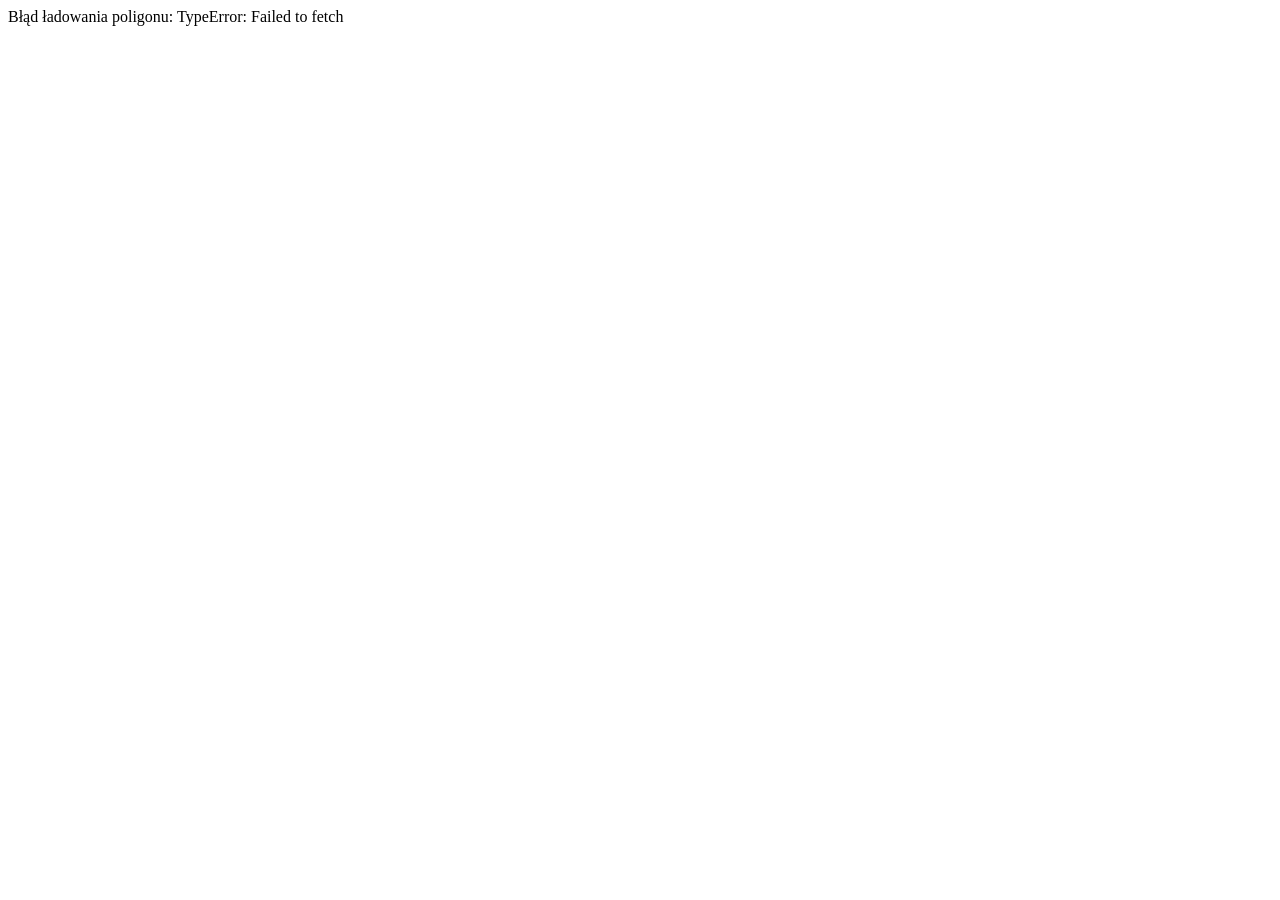
<file: test.html>
<!DOCTYPE html>
<html lang="pl">
<head>
    <meta charset="UTF-8">
    <title>Poligon Testowy Bartka</title>
</head>
<body>
    <div id="poligon-content">Ładowanie poligonu deweloperskiego...</div>

    <script>
        // Skrypt pobiera na żywo najnowszą wersję index.html z gałęzi 'test'
        const url = 'https://githubusercontent.com';
        
        fetch(url)
            .then(response => response.text())
            .then(html => {
                // Podmieniamy zawartość strony na tę z poligonu
                document.open();
                document.write(html);
                document.close();
            })
            .catch(err => {
                document.getElementById('poligon-content').innerText = 'Błąd ładowania poligonu: ' + err;
            });
    </script>
</body>
</html>
</file>
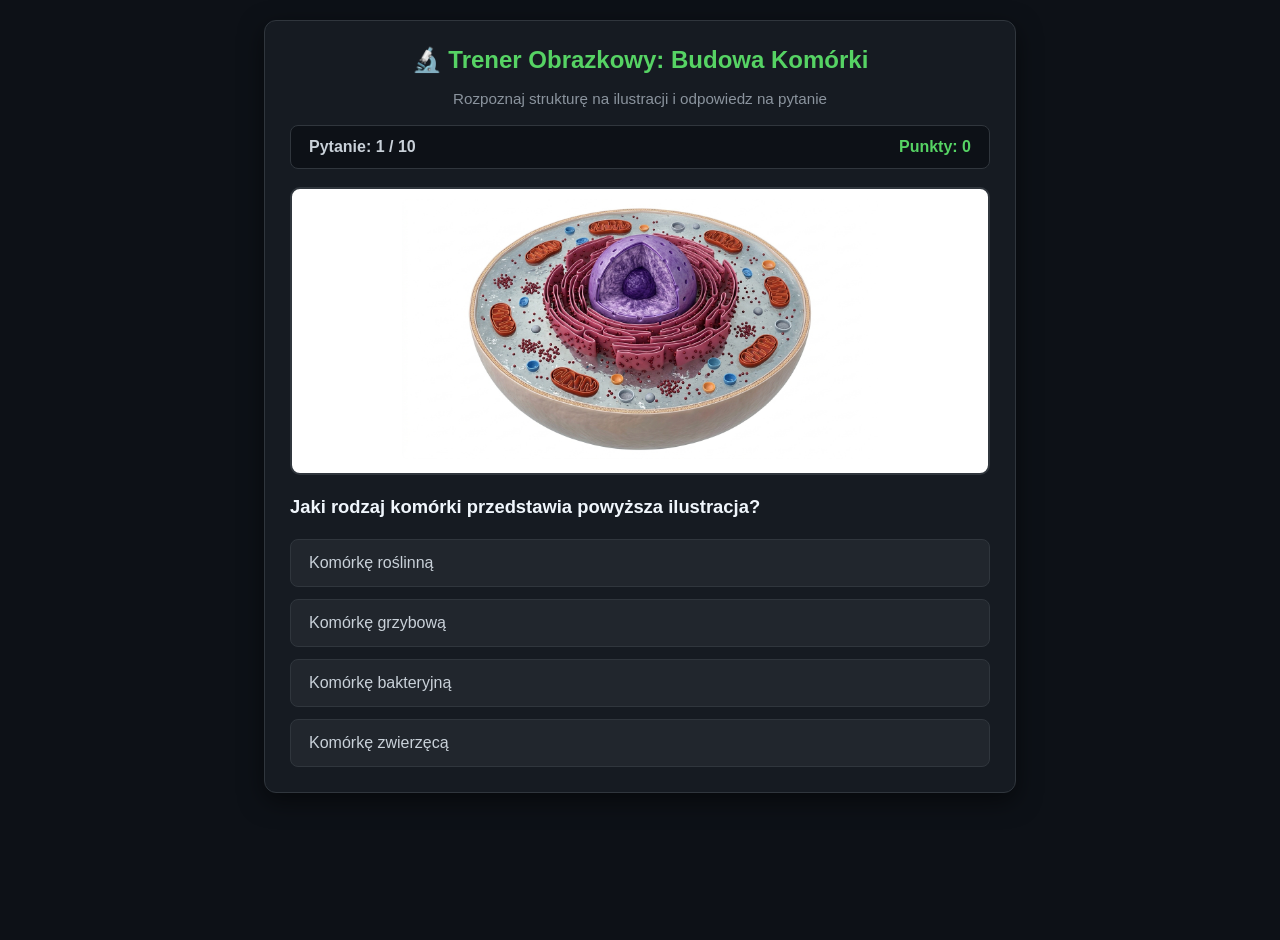
<file: quizy/biologia/komorki_obrazki.htm>
<!DOCTYPE html>
<html lang="pl">
<head>
    <meta charset="UTF-8">
    <meta name="viewport" content="width=device-width, initial-scale=1.0">
    <title>Trener Obrazkowy: Budowa Komórki | Bartek Czyżyk</title>
    <style>
        body {
            font-family: 'Segoe UI', Tahoma, Geneva, Verdana, sans-serif;
            background-color: #0d1117;
            color: #c9d1d9;
            margin: 0;
            padding: 20px;
            display: flex;
            flex-direction: column;
            align-items: center;
            min-height: 100vh;
        }
        .container {
            max-width: 700px;
            width: 100%;
            background-color: #161b22;
            border: 1px solid #30363d;
            border-radius: 12px;
            padding: 25px;
            box-shadow: 0 8px 24px rgba(0,0,0,0.5);
        }
        h1 { color: #56d364; text-align: center; font-size: 1.5rem; margin-top: 0; }
        .subtitle { text-align: center; color: #8b949e; font-size: 0.95rem; margin-bottom: 18px; }
        .stats-bar {
            display: flex;
            justify-content: space-between;
            background-color: #0d1117;
            padding: 12px 18px;
            border-radius: 8px;
            border: 1px solid #30363d;
            margin-bottom: 18px;
            font-weight: bold;
        }
        .img-wrapper {
            background-color: #ffffff;
            border-radius: 10px;
            padding: 10px;
            margin-bottom: 18px;
            text-align: center;
            border: 2px solid #30363d;
        }
        .img-wrapper img {
            max-width: 100%;
            max-height: 260px;
            border-radius: 6px;
            object-fit: contain;
        }
        .question-box { font-size: 1.15rem; font-weight: 600; margin-bottom: 18px; line-height: 1.5; color: #f0f6fc; }
        .options-grid { display: flex; flex-direction: column; gap: 12px; }
        .option-btn {
            background-color: #21262d;
            color: #c9d1d9;
            border: 1px solid #30363d;
            border-radius: 8px;
            padding: 14px 18px;
            font-size: 1rem;
            text-align: left;
            cursor: pointer;
            transition: all 0.2s;
        }
        .option-btn:hover:not(:disabled) { background-color: #30363d; border-color: #58a6ff; }
        .option-btn.correct { background-color: rgba(46, 160, 67, 0.25); border-color: #3fb950; color: #56d364; font-weight: bold; }
        .option-btn.wrong { background-color: rgba(248, 81, 73, 0.25); border-color: #f85149; color: #ff7b72; }
        .feedback { margin-top: 18px; padding: 14px; border-radius: 8px; display: none; font-size: 0.95rem; line-height: 1.4; }
        .next-btn, .restart-btn, .back-btn {
            margin-top: 18px;
            background-color: #238636;
            color: #ffffff;
            border: none;
            border-radius: 8px;
            padding: 12px 24px;
            font-size: 1rem;
            font-weight: bold;
            cursor: pointer;
            width: 100%;
            text-align: center;
            text-decoration: none;
            display: inline-block;
            box-sizing: border-box;
        }
        .next-btn:hover, .restart-btn:hover { background-color: #2ea043; }
        .back-btn { background-color: #21262d; border: 1px solid #30363d; margin-top: 12px; }
        .back-btn:hover { background-color: #30363d; }
        .result-screen { text-align: center; display: none; }
        .score-big { font-size: 2.5rem; color: #56d364; font-weight: bold; margin: 15px 0; }
    </style>
</head>
<body>
<div class="container">
    <h1>🔬 Trener Obrazkowy: Budowa Komórki</h1>
    <div class="subtitle">Rozpoznaj strukturę na ilustracji i odpowiedz na pytanie</div>

    <div id="quiz-area">
        <div class="stats-bar">
            <span id="progress-text">Pytanie: 1 / 10</span>
            <span id="score-text" style="color: #56d364;">Punkty: 0</span>
        </div>
        <div class="img-wrapper">
            <img id="question-img" src="" alt="Ilustracja biologiczna">
        </div>
        <div class="question-box" id="question-text">Ładowanie pytania...</div>
        <div class="options-grid" id="options-container"></div>
        <div class="feedback" id="feedback-box"></div>
        <button class="next-btn" id="next-btn" style="display: none;" onclick="nextQuestion()">Następne pytanie ➡️</button>
    </div>

    <div class="result-screen" id="result-area">
        <h2>🎉 Trening wizualny zakończony!</h2>
        <div class="score-big" id="final-score">0 / 10</div>
        <p id="result-comment" style="font-size: 1.1rem; margin-bottom: 25px;"></p>
        <button class="restart-btn" onclick="restartQuiz()">🔄 Zagraj jeszcze raz (Losowa kolejność)</button>
        <a href="../../index.html" class="back-btn">🏠 Powrót na stronę główną</a>
    </div>
</div>
<script>
const questionsData = [
    {
        img: "komorka_zwierzeca.jpg",
        q: "Jaki rodzaj komórki przedstawia powyższa ilustracja?",
        options: ["Komórkę zwierzęcą", "Komórkę roślinną", "Komórkę bakteryjną", "Komórkę grzybową"],
        correct: 0,
        info: "To komórka zwierzęca – ma kuliste jądro w środku, siateczkę śródplazmatyczną i mitochondria, ale nie ma ściany komórkowej ani chloroplastów."
    },
    {
        img: "komorka_zwierzeca.jpg",
        q: "Spójrz na fioletową kulę w samym centrum tej komórki. Jaka jest jej główna funkcja?",
        options: ["Zawiera DNA i kieruje wszystkimi procesami w komórce", "Przeprowadza proces fotosyntezy", "Chroni komórkę przed wysychaniem", "Magazynuje wodę i sole mineralne"],
        correct: 0,
        info: "Fioletowa struktura to jądro komórkowe – centrum dowodzenia komórki jądrowej zawierające materiał genetyczny (DNA)."
    },
    {
        img: "komorka_roslinna.jpg",
        q: "Po czym najłatwiej rozpoznać, że na ilustracji znajduje się komórka roślinna?",
        options: ["Po grubej ścianie komórkowej, zielonych chloroplastach i wielkiej niebieskiej wakuoli", "Po obecności długiej rzęski do pływania", "Po całkowitym braku jądra komórkowego", "Po ścianie zbudowanej z chityny"],
        correct: 0,
        info: "Komórka roślinna ma sztywną ścianę komórkową z celulozy, zielone chloroplasty oraz jedną dużą wakuolę wypełnioną wodą."
    },
    {
        img: "komorka_roslinna.jpg",
        q: "Jaką funkcję pełnią widoczne na rysunku zielone, owalne organelle (chloroplasty)?",
        options: ["Wytwarzają substancje pokarmowe podczas fotosyntezy", "Dostarczają komórce energii z rozkładu pokarmu", "Wytwarzają białka", "Transportują tłuszcze"],
        correct: 0,
        info: "Chloroplasty zawierają zielony barwnik (chlorofil), który umożliwia przeprowadzanie fotosyntezy."
    },
    {
        img: "komorka_bakteryjna.jpg",
        q: "Jaki organizm ma komórkę o budowie widocznej na powyższym rysunku?",
        options: ["Bakteria", "Grzyb kapeluszowy", "Roślina wodna", "Zwierzę kręgowe"],
        correct: 0,
        info: "To komórka bakteryjna – rozpoznasz ją po braku jądra komórkowego (luźna nić DNA w środku), otoczce śluzowej i rzęsce."
    },
    {
        img: "komorka_bakteryjna.jpg",
        q: "Jaką rolę pełni splątana fioletowa nić widoczna w centralnej części tej komórki bakteryjnej?",
        options: ["Jest to nić DNA, która zastępuje jądro komórkowe", "To mitochondrium wytwarzające energię", "To aparat Golgiego pakujący białka", "To wakuola magazynująca wodę"],
        correct: 0,
        info: "Bakterie są komórkami bezjądrowymi – ich materiał genetyczny (nić DNA) pływa bezpośrednio w cytozolu."
    },
    {
        img: "mitochondrium.jpg",
        q: "Jak nazywa się to organellum przypominające fasolkę z pofałdowaną błoną w środku?",
        options: ["Mitochondrium", "Chloroplast", "Rybosom", "Wakuola (wodniczka)"],
        correct: 0,
        info: "To mitochondrium – występuje w komórkach zwierzęcych, roślinnych i grzybowych (nie ma go tylko u bakterii)."
    },
    {
        img: "mitochondrium.jpg",
        q: "Dlaczego struktura widoczna na obrazku (mitochondrium) jest nazywana „elektrownią” komórki?",
        options: ["Ponieważ uwalnia i dostarcza komórce energii potrzebnej do życia", "Ponieważ pochłania światło słoneczne", "Ponieważ nadaje komórce sztywny kształt", "Ponieważ kieruje podziałem komórki"],
        correct: 0,
        info: "Mitochondrium to centrum energetyczne komórki – bez niego komórka jądrowa nie miałaby energii do działania."
    },
    {
        img: "aparat_golgiego.jpg",
        q: "Jaka struktura komórkowa została przedstawiona na tej ilustracji?",
        options: ["Aparat Golgiego", "Siateczka śródplazmatyczna", "Ściana komórkowa", "Otoczka śluzowa"],
        correct: 0,
        info: "Aparat Golgiego ma postać stosu spłaszczonych woreczków, od których odrywają się drobne pęcherzyki transportowe."
    },
    {
        img: "aparat_golgiego.jpg",
        q: "Za co odpowiada widoczny na obrazku aparat Golgiego?",
        options: ["Przekształca i transportuje białka", "Magazynuje wodę w komórce roślinnej", "Umożliwia ruch komórce bakteryjnej", "Chroni przed drobnoustrojami chorobotwórczymi"],
        correct: 0,
        info: "Aparat Golgiego działa jak komórkowa poczta – odbiera białka, modyfikuje je i wysyła w pęcherzykach tam, gdzie są potrzebne."
    }
];

let currentQuestions = [];
let currentIndex = 0;
let score = 0;

function shuffle(array) { return array.sort(() => Math.random() - 0.5); }

function startQuiz() {
    currentQuestions = shuffle([...questionsData]);
    currentIndex = 0;
    score = 0;
    document.getElementById("result-area").style.display = "none";
    document.getElementById("quiz-area").style.display = "block";
    showQuestion();
}

function showQuestion() {
    const qObj = currentQuestions[currentIndex];
    document.getElementById("progress-text").innerText = `Pytanie: ${currentIndex + 1} / ${currentQuestions.length}`;
    document.getElementById("score-text").innerText = `Punkty: ${score}`;
    document.getElementById("question-img").src = qObj.img;
    document.getElementById("question-text").innerText = qObj.q;
    
    const feedbackBox = document.getElementById("feedback-box");
    feedbackBox.style.display = "none";
    document.getElementById("next-btn").style.display = "none";

    const optionsContainer = document.getElementById("options-container");
    optionsContainer.innerHTML = "";

    let optionsWithIndex = qObj.options.map((opt, idx) => ({ text: opt, isCorrect: idx === qObj.correct }));
    optionsWithIndex = shuffle(optionsWithIndex);

    optionsWithIndex.forEach(opt => {
        const btn = document.createElement("button");
        btn.className = "option-btn";
        btn.innerText = opt.text;
        btn.onclick = () => selectAnswer(btn, opt.isCorrect, qObj.info);
        optionsContainer.appendChild(btn);
    });
}

function selectAnswer(selectedBtn, isCorrect, infoText) {
    document.querySelectorAll(".option-btn").forEach(btn => btn.disabled = true);
    const feedbackBox = document.getElementById("feedback-box");
    feedbackBox.style.display = "block";

    if (isCorrect) {
        selectedBtn.classList.add("correct");
        score++;
        document.getElementById("score-text").innerText = `Punkty: ${score}`;
        feedbackBox.style.backgroundColor = "rgba(46, 160, 67, 0.15)";
        feedbackBox.style.border = "1px solid #3fb950";
        feedbackBox.innerHTML = `✅ <strong>Świetnie!</strong> ${infoText}`;
    } else {
        selectedBtn.classList.add("wrong");
        feedbackBox.style.backgroundColor = "rgba(248, 81, 73, 0.15)";
        feedbackBox.style.border = "1px solid #f85149";
        feedbackBox.innerHTML = `❌ <strong>Błąd!</strong> ${infoText}`;
    }
    document.getElementById("next-btn").style.display = "block";
}

function nextQuestion() {
    currentIndex++;
    if (currentIndex < currentQuestions.length) showQuestion();
    else showResults();
}

function showResults() {
    document.getElementById("quiz-area").style.display = "none";
    document.getElementById("result-area").style.display = "block";
    document.getElementById("final-score").innerText = `${score} / ${currentQuestions.length}`;

    const comment = document.getElementById("result-comment");
    if (score === currentQuestions.length) comment.innerText = "🏆 MISTRZ MIKROSKOPU! Rozpoznajesz każdą komórkę bezbłędnie!";
    else if (score >= 8) comment.innerText = "🔥 Świetny wynik! Jeszcze jedno podejście i będzie 10/10!";
    else comment.innerText = "💪 Dobry trening! Przyjrzyj się opisom pod obrazkami i spróbuj jeszcze raz.";
}

function restartQuiz() { startQuiz(); }
startQuiz();
</script>
</body>
</html>
</file>
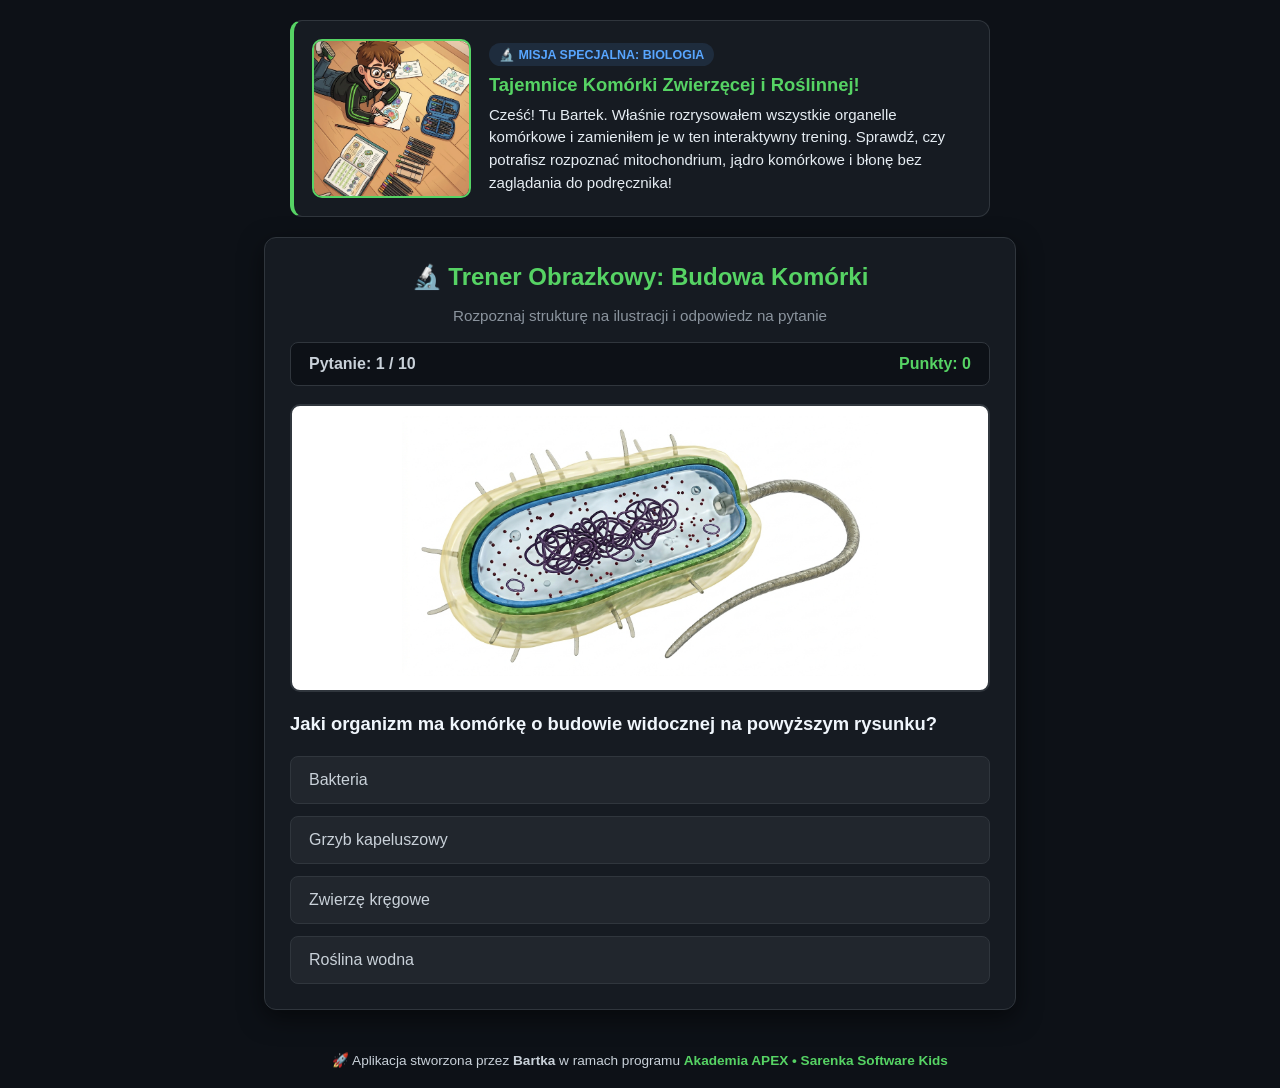
<file: quizy/biologia/komorki_obrazki.html>
<!DOCTYPE html>
<html lang="pl">
<head>
    <meta charset="UTF-8">
    <meta name="viewport" content="width=device-width, initial-scale=1.0">
    <title>Trener Obrazkowy: Budowa Komórki | Bartek Czyżyk</title>
    <style>
        body {
            font-family: 'Segoe UI', Tahoma, Geneva, Verdana, sans-serif;
            background-color: #0d1117;
            color: #c9d1d9;
            margin: 0;
            padding: 20px;
            display: flex;
            flex-direction: column;
            align-items: center;
            min-height: 100vh;
        }
        .container {
            max-width: 700px;
            width: 100%;
            background-color: #161b22;
            border: 1px solid #30363d;
            border-radius: 12px;
            padding: 25px;
            box-shadow: 0 8px 24px rgba(0,0,0,0.5);
        }
        h1 { color: #56d364; text-align: center; font-size: 1.5rem; margin-top: 0; }
        .subtitle { text-align: center; color: #8b949e; font-size: 0.95rem; margin-bottom: 18px; }
        .stats-bar {
            display: flex;
            justify-content: space-between;
            background-color: #0d1117;
            padding: 12px 18px;
            border-radius: 8px;
            border: 1px solid #30363d;
            margin-bottom: 18px;
            font-weight: bold;
        }
        .img-wrapper {
            background-color: #ffffff;
            border-radius: 10px;
            padding: 10px;
            margin-bottom: 18px;
            text-align: center;
            border: 2px solid #30363d;
        }
        .img-wrapper img {
            max-width: 100%;
            max-height: 260px;
            border-radius: 6px;
            object-fit: contain;
        }
        .question-box { font-size: 1.15rem; font-weight: 600; margin-bottom: 18px; line-height: 1.5; color: #f0f6fc; }
        .options-grid { display: flex; flex-direction: column; gap: 12px; }
        .option-btn {
            background-color: #21262d;
            color: #c9d1d9;
            border: 1px solid #30363d;
            border-radius: 8px;
            padding: 14px 18px;
            font-size: 1rem;
            text-align: left;
            cursor: pointer;
            transition: all 0.2s;
        }
        .option-btn:hover:not(:disabled) { background-color: #30363d; border-color: #58a6ff; }
        .option-btn.correct { background-color: rgba(46, 160, 67, 0.25); border-color: #3fb950; color: #56d364; font-weight: bold; }
        .option-btn.wrong { background-color: rgba(248, 81, 73, 0.25); border-color: #f85149; color: #ff7b72; }
        .feedback { margin-top: 18px; padding: 14px; border-radius: 8px; display: none; font-size: 0.95rem; line-height: 1.4; }
        .next-btn, .restart-btn, .back-btn {
            margin-top: 18px;
            background-color: #238636;
            color: #ffffff;
            border: none;
            border-radius: 8px;
            padding: 12px 24px;
            font-size: 1rem;
            font-weight: bold;
            cursor: pointer;
            width: 100%;
            text-align: center;
            text-decoration: none;
            display: inline-block;
            box-sizing: border-box;
        }
        .next-btn:hover, .restart-btn:hover { background-color: #2ea043; }
        .back-btn { background-color: #21262d; border: 1px solid #30363d; margin-top: 12px; }
        .back-btn:hover { background-color: #30363d; }
        .result-screen { text-align: center; display: none; }
                .score-big { font-size: 2.5rem; color: #56d364; font-weight: bold; margin: 15px 0; }
        .mission-card {
            max-width: 700px;
            width: 100%;
            box-sizing: border-box;
            background-color: #161b22;
            border: 1px solid #30363d;
            border-left: 4px solid #56d364;
            border-radius: 12px;
            padding: 18px;
            margin-bottom: 20px;
            display: flex;
            align-items: center;
            gap: 18px;
            flex-wrap: wrap;
        }
        .mission-card img {
            width: 155px;
            height: 155px;
            object-fit: cover;
            border-radius: 10px;
            border: 2px solid #56d364;
        }
        .mission-body { flex: 1; min-width: 220px; }
        .mission-badge {
            display: inline-block;
            font-size: 0.78rem;
            font-weight: bold;
            color: #58a6ff;
            background: rgba(88, 166, 255, 0.12);
            padding: 4px 10px;
            border-radius: 999px;
            margin-bottom: 8px;
        }
        .mission-body h3 { margin: 0 0 8px 0; color: #56d364; font-size: 1.15rem; }
        .mission-body p { margin: 0; font-size: 0.94rem; line-height: 1.5; color: #e6edf3; }

    </style>
</head>
<body>
    
<div class="mission-card">
  <img src="bata_rysuje_bilogia.jpg" alt="Bartek rysuje komórkę zwierzęcą">
  <div class="mission-body">
    <span class="mission-badge">🔬 MISJA SPECJALNA: BIOLOGIA</span>
    <h3>Tajemnice Komórki Zwierzęcej i Roślinnej!</h3>
    <p>Cześć! Tu Bartek. Właśnie rozrysowałem wszystkie organelle komórkowe i zamieniłem je w ten interaktywny trening. Sprawdź, czy potrafisz rozpoznać mitochondrium, jądro komórkowe i błonę bez zaglądania do podręcznika!</p>
  </div>
</div>


<div class="container">
    <h1>🔬 Trener Obrazkowy: Budowa Komórki</h1>
    <div class="subtitle">Rozpoznaj strukturę na ilustracji i odpowiedz na pytanie</div>

    <div id="quiz-area">
        <div class="stats-bar">
            <span id="progress-text">Pytanie: 1 / 10</span>
            <span id="score-text" style="color: #56d364;">Punkty: 0</span>
        </div>
        <div class="img-wrapper">
            <img id="question-img" src="" alt="Ilustracja biologiczna">
        </div>
        <div class="question-box" id="question-text">Ładowanie pytania...</div>
        <div class="options-grid" id="options-container"></div>
        <div class="feedback" id="feedback-box"></div>
        <button class="next-btn" id="next-btn" style="display: none;" onclick="nextQuestion()">Następne pytanie ➡️</button>
    </div>

    <div class="result-screen" id="result-area">
        <h2>🎉 Trening wizualny zakończony!</h2>
        <div class="score-big" id="final-score">0 / 10</div>
        <p id="result-comment" style="font-size: 1.1rem; margin-bottom: 25px;"></p>
        <button class="restart-btn" onclick="restartQuiz()">🔄 Zagraj jeszcze raz (Losowa kolejność)</button>
        <a href="../../index.html" class="back-btn">🏠 Powrót na stronę główną</a>
    </div>
</div>
<!----------------- LINK DO STRONY SZKOLY ------------------->
 <footer style="margin-top: 28px; padding-top: 14px; border-top: 1px solid var(--border); text-align: center; font-size: 0.85rem; color: var(--muted);">
        🚀 Aplikacja stworzona przez <strong>Bartka</strong> w ramach programu 
        <a href="https://wojciechczyzyk.github.io/sarenka/" target="_blank" style="color: #56D364; text-decoration: none; font-weight: bold;">
            Akademia APEX • Sarenka Software Kids
        </a>
    </footer>
    
<script>
const questionsData = [
    {
        img: "komorka_zwierzeca.jpg",
        q: "Jaki rodzaj komórki przedstawia powyższa ilustracja?",
        options: ["Komórkę zwierzęcą", "Komórkę roślinną", "Komórkę bakteryjną", "Komórkę grzybową"],
        correct: 0,
        info: "To komórka zwierzęca – ma kuliste jądro w środku, siateczkę śródplazmatyczną i mitochondria, ale nie ma ściany komórkowej ani chloroplastów."
    },
    {
        img: "komorka_zwierzeca.jpg",
        q: "Spójrz na fioletową kulę w samym centrum tej komórki. Jaka jest jej główna funkcja?",
        options: ["Zawiera DNA i kieruje wszystkimi procesami w komórce", "Przeprowadza proces fotosyntezy", "Chroni komórkę przed wysychaniem", "Magazynuje wodę i sole mineralne"],
        correct: 0,
        info: "Fioletowa struktura to jądro komórkowe – centrum dowodzenia komórki jądrowej zawierające materiał genetyczny (DNA)."
    },
    {
        img: "komorka_roslinna.jpg",
        q: "Po czym najłatwiej rozpoznać, że na ilustracji znajduje się komórka roślinna?",
        options: ["Po grubej ścianie komórkowej, zielonych chloroplastach i wielkiej niebieskiej wakuoli", "Po obecności długiej rzęski do pływania", "Po całkowitym braku jądra komórkowego", "Po ścianie zbudowanej z chityny"],
        correct: 0,
        info: "Komórka roślinna ma sztywną ścianę komórkową z celulozy, zielone chloroplasty oraz jedną dużą wakuolę wypełnioną wodą."
    },
    {
        img: "komorka_roslinna.jpg",
        q: "Jaką funkcję pełnią widoczne na rysunku zielone, owalne organelle (chloroplasty)?",
        options: ["Wytwarzają substancje pokarmowe podczas fotosyntezy", "Dostarczają komórce energii z rozkładu pokarmu", "Wytwarzają białka", "Transportują tłuszcze"],
        correct: 0,
        info: "Chloroplasty zawierają zielony barwnik (chlorofil), który umożliwia przeprowadzanie fotosyntezy."
    },
    {
        img: "komorka_bakteryjna.jpg",
        q: "Jaki organizm ma komórkę o budowie widocznej na powyższym rysunku?",
        options: ["Bakteria", "Grzyb kapeluszowy", "Roślina wodna", "Zwierzę kręgowe"],
        correct: 0,
        info: "To komórka bakteryjna – rozpoznasz ją po braku jądra komórkowego (luźna nić DNA w środku), otoczce śluzowej i rzęsce."
    },
    {
        img: "komorka_bakteryjna.jpg",
        q: "Jaką rolę pełni splątana fioletowa nić widoczna w centralnej części tej komórki bakteryjnej?",
        options: ["Jest to nić DNA, która zastępuje jądro komórkowe", "To mitochondrium wytwarzające energię", "To aparat Golgiego pakujący białka", "To wakuola magazynująca wodę"],
        correct: 0,
        info: "Bakterie są komórkami bezjądrowymi – ich materiał genetyczny (nić DNA) pływa bezpośrednio w cytozolu."
    },
    {
        img: "mitochondrium.jpg",
        q: "Jak nazywa się to organellum przypominające fasolkę z pofałdowaną błoną w środku?",
        options: ["Mitochondrium", "Chloroplast", "Rybosom", "Wakuola (wodniczka)"],
        correct: 0,
        info: "To mitochondrium – występuje w komórkach zwierzęcych, roślinnych i grzybowych (nie ma go tylko u bakterii)."
    },
    {
        img: "mitochondrium.jpg",
        q: "Dlaczego struktura widoczna na obrazku (mitochondrium) jest nazywana „elektrownią” komórki?",
        options: ["Ponieważ uwalnia i dostarcza komórce energii potrzebnej do życia", "Ponieważ pochłania światło słoneczne", "Ponieważ nadaje komórce sztywny kształt", "Ponieważ kieruje podziałem komórki"],
        correct: 0,
        info: "Mitochondrium to centrum energetyczne komórki – bez niego komórka jądrowa nie miałaby energii do działania."
    },
    {
        img: "aparat_golgiego.jpg",
        q: "Jaka struktura komórkowa została przedstawiona na tej ilustracji?",
        options: ["Aparat Golgiego", "Siateczka śródplazmatyczna", "Ściana komórkowa", "Otoczka śluzowa"],
        correct: 0,
        info: "Aparat Golgiego ma postać stosu spłaszczonych woreczków, od których odrywają się drobne pęcherzyki transportowe."
    },
    {
        img: "aparat_golgiego.jpg",
        q: "Za co odpowiada widoczny na obrazku aparat Golgiego?",
        options: ["Przekształca i transportuje białka", "Magazynuje wodę w komórce roślinnej", "Umożliwia ruch komórce bakteryjnej", "Chroni przed drobnoustrojami chorobotwórczymi"],
        correct: 0,
        info: "Aparat Golgiego działa jak komórkowa poczta – odbiera białka, modyfikuje je i wysyła w pęcherzykach tam, gdzie są potrzebne."
    }
];

let currentQuestions = [];
let currentIndex = 0;
let score = 0;

function shuffle(array) { return array.sort(() => Math.random() - 0.5); }

function startQuiz() {
    currentQuestions = shuffle([...questionsData]);
    currentIndex = 0;
    score = 0;
    document.getElementById("result-area").style.display = "none";
    document.getElementById("quiz-area").style.display = "block";
    showQuestion();
}

function showQuestion() {
    const qObj = currentQuestions[currentIndex];
    document.getElementById("progress-text").innerText = `Pytanie: ${currentIndex + 1} / ${currentQuestions.length}`;
    document.getElementById("score-text").innerText = `Punkty: ${score}`;
    document.getElementById("question-img").src = qObj.img;
    document.getElementById("question-text").innerText = qObj.q;
    
    const feedbackBox = document.getElementById("feedback-box");
    feedbackBox.style.display = "none";
    document.getElementById("next-btn").style.display = "none";

    const optionsContainer = document.getElementById("options-container");
    optionsContainer.innerHTML = "";

    let optionsWithIndex = qObj.options.map((opt, idx) => ({ text: opt, isCorrect: idx === qObj.correct }));
    optionsWithIndex = shuffle(optionsWithIndex);

    optionsWithIndex.forEach(opt => {
        const btn = document.createElement("button");
        btn.className = "option-btn";
        btn.innerText = opt.text;
        btn.onclick = () => selectAnswer(btn, opt.isCorrect, qObj.info);
        optionsContainer.appendChild(btn);
    });
}

function selectAnswer(selectedBtn, isCorrect, infoText) {
    document.querySelectorAll(".option-btn").forEach(btn => btn.disabled = true);
    const feedbackBox = document.getElementById("feedback-box");
    feedbackBox.style.display = "block";

    if (isCorrect) {
        selectedBtn.classList.add("correct");
        score++;
        document.getElementById("score-text").innerText = `Punkty: ${score}`;
        feedbackBox.style.backgroundColor = "rgba(46, 160, 67, 0.15)";
        feedbackBox.style.border = "1px solid #3fb950";
        feedbackBox.innerHTML = `✅ <strong>Świetnie!</strong> ${infoText}`;
    } else {
        selectedBtn.classList.add("wrong");
        feedbackBox.style.backgroundColor = "rgba(248, 81, 73, 0.15)";
        feedbackBox.style.border = "1px solid #f85149";
        feedbackBox.innerHTML = `❌ <strong>Błąd!</strong> ${infoText}`;
    }
    document.getElementById("next-btn").style.display = "block";
}

function nextQuestion() {
    currentIndex++;
    if (currentIndex < currentQuestions.length) showQuestion();
    else showResults();
}

function showResults() {
    document.getElementById("quiz-area").style.display = "none";
    document.getElementById("result-area").style.display = "block";
    document.getElementById("final-score").innerText = `${score} / ${currentQuestions.length}`;

    const comment = document.getElementById("result-comment");
    if (score === currentQuestions.length) comment.innerText = "🏆 MISTRZ MIKROSKOPU! Rozpoznajesz każdą komórkę bezbłędnie!";
    else if (score >= 8) comment.innerText = "🔥 Świetny wynik! Jeszcze jedno podejście i będzie 10/10!";
    else comment.innerText = "💪 Dobry trening! Przyjrzyj się opisom pod obrazkami i spróbuj jeszcze raz.";
}

function restartQuiz() { startQuiz(); }
startQuiz();
</script>
</body>
</html>
</file>
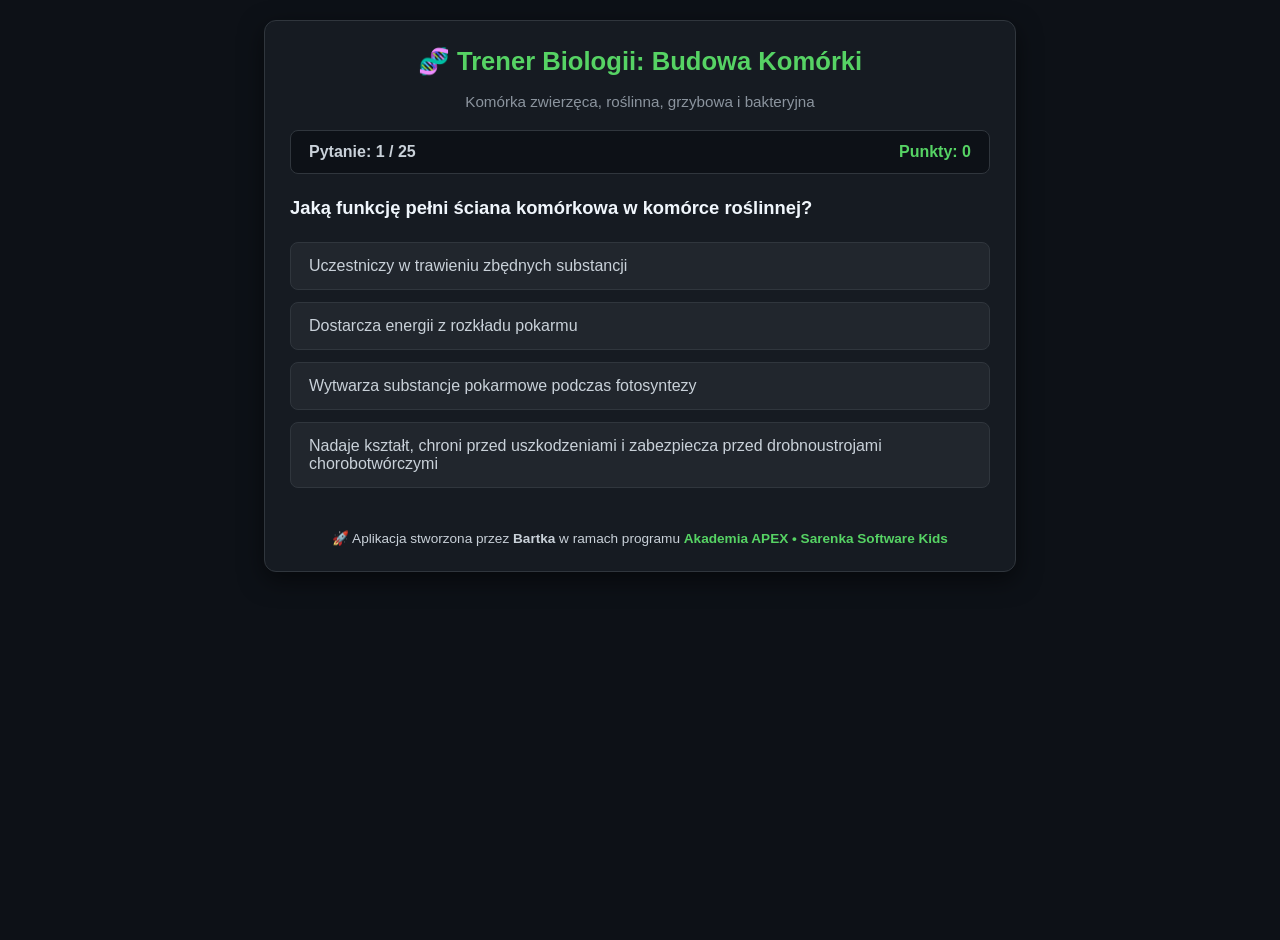
<file: quizy/biologia/test_z_bud_komorek.html>
<!DOCTYPE html>
<html lang="pl">
<head>
    <meta charset="UTF-8">
    <meta name="viewport" content="width=device-width, initial-scale=1.0">
    <title>Trener Biologii – Budowa Komórki | Bartek Czyżyk</title>
    <style>
        body {
            font-family: 'Segoe UI', Tahoma, Geneva, Verdana, sans-serif;
            background-color: #0d1117;
            color: #c9d1d9;
            margin: 0;
            padding: 20px;
            display: flex;
            flex-direction: column;
            align-items: center;
            min-height: 100vh;
        }
        .container {
            max-width: 700px;
            width: 100%;
            background-color: #161b22;
            border: 1px solid #30363d;
            border-radius: 12px;
            padding: 25px;
            box-shadow: 0 8px 24px rgba(0,0,0,0.5);
        }
        h1 { color: #56d364; text-align: center; font-size: 1.6rem; margin-top: 0; }
        .subtitle { text-align: center; color: #8b949e; font-size: 0.95rem; margin-bottom: 20px; }
        .stats-bar {
            display: flex;
            justify-content: space-between;
            background-color: #0d1117;
            padding: 12px 18px;
            border-radius: 8px;
            border: 1px solid #30363d;
            margin-bottom: 20px;
            font-weight: bold;
        }
        .question-box { font-size: 1.15rem; font-weight: 600; margin-bottom: 20px; line-height: 1.5; color: #f0f6fc; }
        .options-grid { display: flex; flex-direction: column; gap: 12px; }
        .option-btn {
            background-color: #21262d;
            color: #c9d1d9;
            border: 1px solid #30363d;
            border-radius: 8px;
            padding: 14px 18px;
            font-size: 1rem;
            text-align: left;
            cursor: pointer;
            transition: all 0.2s;
        }
        .option-btn:hover:not(:disabled) { background-color: #30363d; border-color: #58a6ff; }
        .option-btn.correct { background-color: rgba(46, 160, 67, 0.25); border-color: #3fb950; color: #56d364; font-weight: bold; }
        .option-btn.wrong { background-color: rgba(248, 81, 73, 0.25); border-color: #f85149; color: #ff7b72; }
        .feedback { margin-top: 18px; padding: 14px; border-radius: 8px; display: none; font-size: 0.95rem; line-height: 1.4; }
        .next-btn, .restart-btn, .back-btn {
            margin-top: 20px;
            background-color: #238636;
            color: #ffffff;
            border: none;
            border-radius: 8px;
            padding: 12px 24px;
            font-size: 1rem;
            font-weight: bold;
            cursor: pointer;
            width: 100%;
            text-align: center;
            text-decoration: none;
            display: inline-block;
            box-sizing: border-box;
        }
        .next-btn:hover, .restart-btn:hover { background-color: #2ea043; }
        .back-btn { background-color: #21262d; border: 1px solid #30363d; margin-top: 12px; }
        .back-btn:hover { background-color: #30363d; }
        .result-screen { text-align: center; display: none; }
        .score-big { font-size: 2.5rem; color: #56d364; font-weight: bold; margin: 15px 0; }
    </style>
</head>
<body>
<div class="container">
    <h1>🧬 Trener Biologii: Budowa Komórki</h1>
    <div class="subtitle">Komórka zwierzęca, roślinna, grzybowa i bakteryjna</div>
    <div id="quiz-area">
        <div class="stats-bar">
            <span id="progress-text">Pytanie: 1 / 25</span>
            <span id="score-text" style="color: #56d364;">Punkty: 0</span>
        </div>
        <div class="question-box" id="question-text">Ładowanie pytania...</div>
        <div class="options-grid" id="options-container"></div>
        <div class="feedback" id="feedback-box"></div>
        <button class="next-btn" id="next-btn" style="display: none;" onclick="nextQuestion()">Następne pytanie ➡️</button>
    </div>
    <div class="result-screen" id="result-area">
        <h2>🎉 Trening zakończony!</h2>
        <div class="score-big" id="final-score">0 / 25</div>
        <p id="result-comment" style="font-size: 1.1rem; margin-bottom: 25px;"></p>
        <button class="restart-btn" onclick="restartQuiz()">🔄 Zagraj jeszcze raz (Losowa kolejność)</button>
        <a href="index.html" class="back-btn">🏠 Powrót na stronę główną</a>
    </div>

<!----------------- LINK DO STRONY SZKOLY ------------------->
 <footer style="margin-top: 28px; padding-top: 14px; border-top: 1px solid var(--border); text-align: center; font-size: 0.85rem; color: var(--muted);">
        🚀 Aplikacja stworzona przez <strong>Bartka</strong> w ramach programu 
        <a href="https://wojciechczyzyk.github.io/sarenka/" target="_blank" style="color: #56D364; text-decoration: none; font-weight: bold;">
            Akademia APEX • Sarenka Software Kids
        </a>
    </footer>
</div>   
<script>
const questionsData = [

    {
        q: "Które trzy elementy komórki zwierzęcej można zobaczyć pod mikroskopem optycznym już przy powiększeniu 400 razy?",
        options: ["Błonę komórkową, cytoplazmę i jądro komórkowe", "Mitochondria, rybosomy i wakuole", "Ścianę komórkową, chloroplasty i cytozol", "Aparat Golgiego, siateczkę śródplazmatyczną i nić DNA"],
        correct: 0,
        info: "Przy powiększeniu 400x widzimy tylko błonę komórkową, cytoplazmę i jądro. Pozostałe organelle wymagają powiększenia ok. 10 tys. razy."
    },
    {
        q: "Jaką funkcję pełni błona komórkowa?",
        options: ["Oddziela wnętrze komórki od otoczenia i transportuje różne substancje", "Wytwarza energię potrzebną do życia komórki", "Przeprowadza proces fotosyntezy", "Nadaje komórce zwierzęcej sztywny, prostokątny kształt"],
        correct: 0,
        info: "Błona komórkowa występuje we wszystkich rodzajach komórek (zwierzęcej, roślinnej, grzybowej i bakteryjnej)."
    },
    {
        q: "Czym jest cytozol?",
        options: ["Galaretowatą substancją wypełniającą komórkę (woda, sole mineralne, białka)", "Zielonym barwnikiem pochłaniającym światło", "Cukrem budującym ścianę komórkową grzybów", "Pęcherzykiem trawiącym substancje w komórce zwierzęcej"],
        correct: 0,
        info: "Cytozol razem z zawieszonymi w nim organellami tworzy cytoplazmę."
    },
    {
        q: "Dlaczego mitochondrium nazywamy „centrum energetycznym komórki”?",
        options: ["Ponieważ dostarcza komórce energii", "Ponieważ magazynuje wodę i sole mineralne", "Ponieważ kieruje wszystkimi procesami i zawiera DNA", "Ponieważ wytwarza białka z drobnych ziarenek"],
        correct: 0,
        info: "Mitochondrium ma zwykle owalny kształt i uwalnia energię niezbędną do funkcjonowania komórki."
    },
    {
        q: "Za co odpowiadają rybosomy?",
        options: ["Za wytwarzanie białek", "Za transportowanie tłuszczów", "Za ochronę bakterii przed wysychaniem", "Za utrzymanie odpowiedniej ilości wody w roślinie"],
        correct: 0,
        info: "Rybosomy mają wygląd drobnych ziarenek i występują we wszystkich czterech typach komórek."
    },
    {
        q: "Gdzie w komórce jądrowej znajduje się DNA i który element kieruje wszystkimi procesami w komórce?",
        options: ["W jądrze komórkowym", "W aparacie Golgiego", "W wakuoli (wodniczce)", "W ścianie komórkowej"],
        correct: 0,
        info: "Jądro komórkowe ma zwykle kulisty kształt i leży w środkowej części komórki zwierzęcej."
    },
    {
        q: "Jaką funkcję pełni aparat Golgiego?",
        options: ["Przekształca i transportuje białka", "Przeprowadza fotosyntezę", "Umożliwia ruch komórce bakteryjnej", "Chroni przed wnikaniem drobnoustrojów chorobotwórczych"],
        correct: 0,
        info: "Aparat Golgiego ma postać stosu przylegających do siebie, spłaszczonych pęcherzy i drobnych pęcherzyków."
    },
    {
        q: "Czym jest siateczka śródplazmatyczna i do czego służy?",
        options: ["To system cienkich kanalików uczestniczący w wytwarzaniu i transportowaniu białek oraz tłuszczów", "To sztywna osłona zbudowana z celulozy", "To duży pęcherz wypełniony wodą w komórce roślinnej", "To miejsce występowania zielonego barwnika chlorofilu"],
        correct: 0,
        info: "Siateczka śródplazmatyczna oplata jądro komórkowe i rozciąga się w całej komórce."
    },
    {
        q: "Które dwa elementy odróżniają komórkę roślinną od komórki zwierzęcej?",
        options: ["Ściana komórkowa oraz chloroplasty", "Mitochondria oraz rybosomy", "Błona komórkowa oraz cytozol", "Jądro komórkowe oraz wakuole"],
        correct: 0,
        info: "Komórka zwierzęca nigdy nie ma ściany komórkowej ani chloroplastów."
    },
    {
        q: "Z jakiego głównego cukru zbudowana jest ściana komórkowa roślin?",
        options: ["Z celulozy", "Z chityny", "Z glukozy", "Ze skrobi"],
        correct: 0,
        info: "Ściana komórkowa roślin zbudowana jest z celulozy, natomiast u grzybów – z chityny."
    },
    {
        q: "Jaką funkcję pełni ściana komórkowa w komórce roślinnej?",
        options: ["Nadaje kształt, chroni przed uszkodzeniami i zabezpiecza przed drobnoustrojami chorobotwórczymi", "Wytwarza substancje pokarmowe podczas fotosyntezy", "Dostarcza energii z rozkładu pokarmu", "Uczestniczy w trawieniu zbędnych substancji"],
        correct: 0,
        info: "Ściana komórkowa znajduje się na zewnątrz błony komórkowej."
    },
    {
        q: "Jaki zielony barwnik znajduje się w chloroplastach i jaka jest ich funkcja?",
        options: ["Chlorofil – wytwarzanie substancji pokarmowych podczas fotosyntezy", "Cytozol – magazynowanie wody", "Chityna – ochrona przed wysychaniem", "Celuloza – transportowanie białek"],
        correct: 0,
        info: "Chloroplasty mają najczęściej owalny kształt i występują tylko w komórkach roślinnych."
    },
    {
        q: "Czym różni się wakuola (wodniczka) w komórce roślinnej od tej w komórce zwierzęcej?",
        options: ["W roślinnej jest zwykle pojedyncza i duża (utrzymuje wodę), a w zwierzęcej jest wiele drobnych wakuol", "W roślinnej odpowiada za trawienie, a w zwierzęcej przeprowadza fotosyntezę", "W komórce roślinnej w ogóle nie ma wakuoli", "W komórce zwierzęcej jedna wielka wakuola zajmuje środek komórki"],
        correct: 0,
        info: "Duża wakuola w komórce roślinnej zapewnia utrzymanie odpowiedniej ilości wody (jędrność rośliny)."
    },
    {
        q: "Jaka popularna roślina wodna służy w szkolnym laboratorium do obserwacji komórek roślinnych pod mikroskopem?",
        options: ["Moczarka kanadyjska", "Paprotka zwyczajna", "Lilia wodna", "Rzęsa wodna"],
        correct: 0,
        info: "Liście moczarki kanadyjskiej są bardzo cienkie i świetnie widać w nich ściany komórkowe oraz chloroplasty."
    },
    {
        q: "Co jest najbardziej charakterystyczną cechą budowy komórki bakteryjnej?",
        options: ["Brak jądra komórkowego (jego funkcję pełni nić DNA w cytozolu)", "Obecność wielu dużych chloroplastów", "Brak błony komórkowej i rybosomów", "Ściana komórkowa zbudowana z celulozy"],
        correct: 0,
        info: "Bakterie należą do komórek bezjądrowych – ich DNA pływa swobodnie w cytozolu."
    },
    {
        q: "Jaką funkcję pełni otoczka śluzowa występująca u niektórych bakterii?",
        options: ["Chroni komórkę przed wysychaniem", "Umożliwia aktywne pływanie w wodzie", "Wytwarza energię dla bakterii", "Przeprowadza fotosyntezę"],
        correct: 0,
        info: "Otoczka śluzowa leży na zewnątrz ściany komórkowej bakterii."
    },
    {
        q: "Dzięki czemu część komórek bakteryjnych może się poruszać?",
        options: ["Dzięki rzęskom", "Dzięki wakuolom", "Dzięki aparatom Golgiego", "Dzięki siateczce śródplazmatycznej"],
        correct: 0,
        info: "Rzęski działają jak małe napędowe wici, pozwalając bakteriom przemieszczać się w środowisku."
    },
    {
        q: "Z jakiego cukru zbudowana jest ściana komórkowa grzybów?",
        options: ["Z chityny", "Z celulozy", "Z chlorofilu", "Z cytozolu"],
        correct: 0,
        info: "Komórka grzybowa przypomina komórkę zwierzęcą, ale ma dodatkowo ścianę komórkową z chityny."
    },
    {
        q: "Czy komórka grzybowa posiada chloroplasty?",
        options: ["Nie, komórki grzybowe nie mają chloroplastów", "Tak, ma ich nawet więcej niż roślina", "Tak, ale tylko w kapeluszu grzyba", "Tak, służą jej do trawienia drewna"],
        correct: 0,
        info: "Grzyby są cudzożywne (nie przeprowadzają fotosyntezy), więc nie posiadają chloroplastów."
    },
    {
        q: "Które z poniższych organelli NIE występuje w komórce bakteryjnej?",
        options: ["Mitochondrium i wakuola", "Błona komórkowa i cytozol", "Rybosomy i ściana komórkowa", "Nić DNA"],
        correct: 0,
        info: "Komórka bakteryjna nie ma jądra, mitochondriów, wakuoli ani chloroplastów."
    },
    {
        q: "Które trzy składniki występują we WSZYSTKICH czterech typach komórek (zwierzęcej, roślinnej, grzybowej i bakteryjnej)?",
        options: ["Błona komórkowa, cytozol i rybosomy", "Jądro komórkowe, mitochondria i wakuola", "Ściana komórkowa, błona komórkowa i jądro", "Cytozol, chloroplasty i rybosomy"],
        correct: 0,
        info: "W tabeli na str. 37 tylko błona komórkowa, cytozol i rybosomy występują we wszystkich 4 rodzajach komórek."
    },
    {
        q: "Jak wygląda wakuola w komórce grzybowej według tabeli porównawczej?",
        options: ["Może być pojedyncza, duża lub może być wiele drobnych wakuol", "W komórce grzybowej wakuola w ogóle nie występuje", "Zawsze jest tylko jedna, ogromna wakuola", "Zastępuje ją otoczka śluzowa"],
        correct: 0,
        info: "U grzybów występuje albo pojedyncza duża wakuola, albo wiele drobnych."
    },
    {
        q: "Które komórki zaliczamy do komórek jądrowych?",
        options: ["Zwierzęce, roślinne i grzybowe", "Tylko zwierzęce i roślinne", "Wszystkie oprócz roślinnych", "Tylko bakteryjne"],
        correct: 0,
        info: "Komórki zwierzęce, roślinne i grzybowe mają jądro komórkowe (są jądrowe), a bakteryjne są bezjądrowe."
    },
    {
        q: "Jaki kształt mają komórki w rzeczywistości, mimo że pod mikroskopem widzimy ich płaski obraz?",
        options: ["Budowę przestrzenną (3D)", "Zawsze idealnie płaski jak kartka papieru", "Wyłącznie kształt sześcianu", "Zmieniają kształt z płaskiego na kulisty tylko w nocy"],
        correct: 0,
        info: "Mikroskop optyczny daje płaski obraz przekroju, ale w rzeczywistości każda komórka jest obiektem przestrzennym."
    },
    {
        q: "W których komórkach występuje ściana komórkowa?",
        options: ["W roślinnych, grzybowych i bakteryjnych", "Tylko w roślinnych", "W zwierzęcych i roślinnych", "We wszystkich czterech rodzajach komórek"],
        correct: 0,
        info: "Jedyną komórką z tej czwórki, która NIE ma ściany komórkowej, jest komórka zwierzęca."
    }
];
let currentQuestions = [];
let currentIndex = 0;
let score = 0;

function shuffle(array) { return array.sort(() => Math.random() - 0.5); }

function startQuiz() {
    currentQuestions = shuffle([...questionsData]);
    currentIndex = 0;
    score = 0;
    document.getElementById("result-area").style.display = "none";
    document.getElementById("quiz-area").style.display = "block";
    showQuestion();
}

function showQuestion() {
    const qObj = currentQuestions[currentIndex];
    document.getElementById("progress-text").innerText = `Pytanie: ${currentIndex + 1} / ${currentQuestions.length}`;
    document.getElementById("score-text").innerText = `Punkty: ${score}`;
    document.getElementById("question-text").innerText = qObj.q;
    
    const feedbackBox = document.getElementById("feedback-box");
    feedbackBox.style.display = "none";
    document.getElementById("next-btn").style.display = "none";

    const optionsContainer = document.getElementById("options-container");
    optionsContainer.innerHTML = "";

    let optionsWithIndex = qObj.options.map((opt, idx) => ({ text: opt, isCorrect: idx === qObj.correct }));
    optionsWithIndex = shuffle(optionsWithIndex);

    optionsWithIndex.forEach(opt => {
        const btn = document.createElement("button");
        btn.className = "option-btn";
        btn.innerText = opt.text;
        btn.onclick = () => selectAnswer(btn, opt.isCorrect, qObj.info);
        optionsContainer.appendChild(btn);
    });
}

function selectAnswer(selectedBtn, isCorrect, infoText) {
    document.querySelectorAll(".option-btn").forEach(btn => btn.disabled = true);
    const feedbackBox = document.getElementById("feedback-box");
    feedbackBox.style.display = "block";

    if (isCorrect) {
        selectedBtn.classList.add("correct");
        score++;
        document.getElementById("score-text").innerText = `Punkty: ${score}`;
        feedbackBox.style.backgroundColor = "rgba(46, 160, 67, 0.15)";
        feedbackBox.style.border = "1px solid #3fb950";
        feedbackBox.innerHTML = `✅ <strong>Świetnie!</strong> ${infoText}`;
    } else {
        selectedBtn.classList.add("wrong");
        feedbackBox.style.backgroundColor = "rgba(248, 81, 73, 0.15)";
        feedbackBox.style.border = "1px solid #f85149";
        feedbackBox.innerHTML = `❌ <strong>Błąd!</strong> ${infoText}`;
    }
    document.getElementById("next-btn").style.display = "block";
}

function nextQuestion() {
    currentIndex++;
    if (currentIndex < currentQuestions.length) showQuestion();
    else showResults();
}

function showResults() {
    document.getElementById("quiz-area").style.display = "none";
    document.getElementById("result-area").style.display = "block";
    document.getElementById("final-score").innerText = `${score} / ${currentQuestions.length}`;

    const comment = document.getElementById("result-comment");
    if (score === currentQuestions.length) comment.innerText = "🏆 PERFEKCYJNIE! Masz szóstkę ze sprawdzianu w kieszeni!";
    else if (score >= 20) comment.innerText = "🔥 Świetny wynik! Jeszcze jedno podejście i będzie 100%!";
    else comment.innerText = "💪 Dobry start! Przeczytaj podpowiedzi przy błędach i spróbuj jeszcze raz.";
}

function restartQuiz() { startQuiz(); }
startQuiz();
</script>
</body>
</html>
</file>
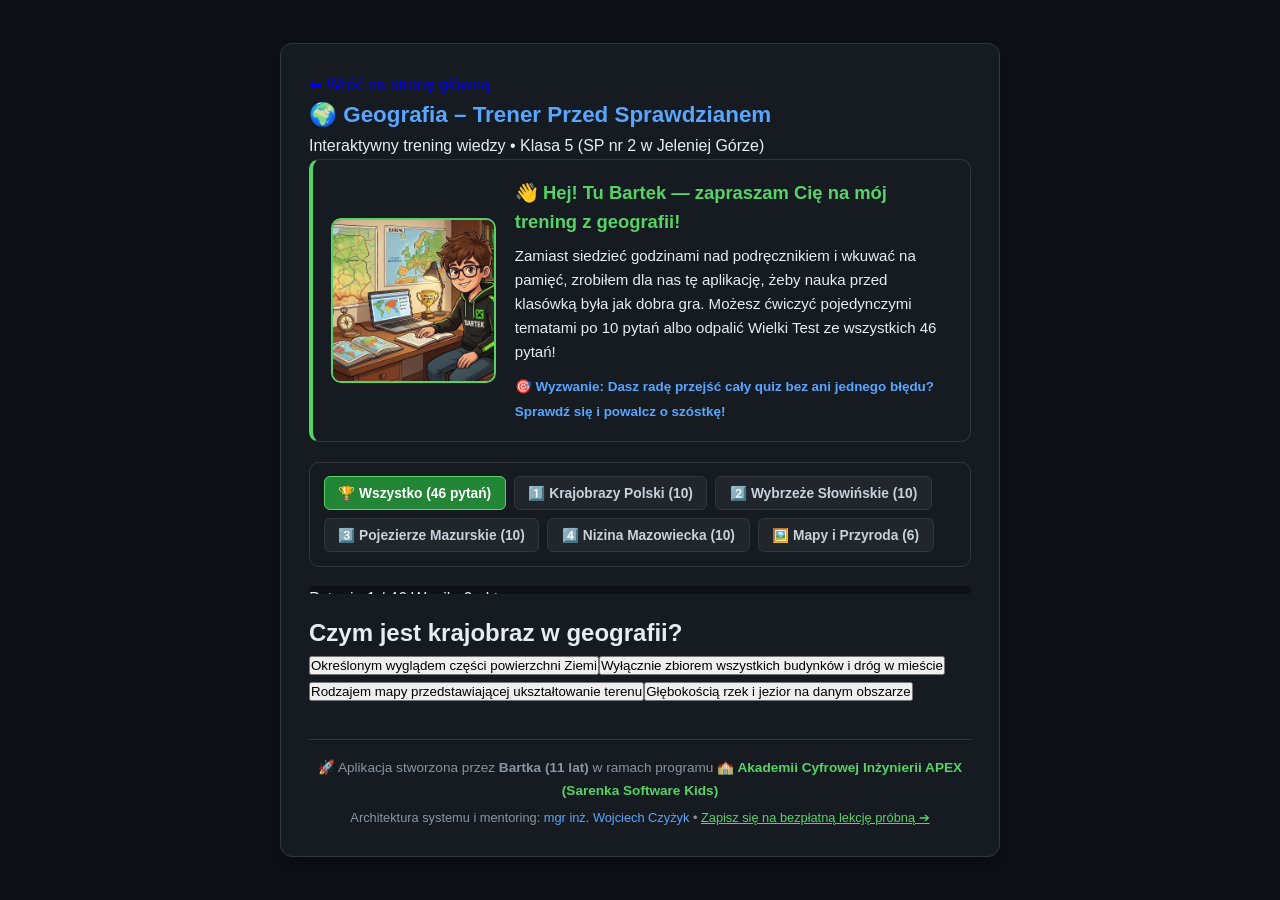
<file: quizy/geografia/test_geografia.html>
<!DOCTYPE html>
<html lang="pl">
<head>
    <meta charset="UTF-8">
    <meta name="viewport" content="width=device-width, initial-scale=1.0">
    <meta name="robots" content="noindex, nofollow">
    <title>Trener Geografii (40 pytań) | Bartek Czyżyk</title>
    <link rel="icon" type="image/png" href="../../favicon_bartek.png">
    <link rel="stylesheet" href="../quiz_style.css">
    <style>
        .module-bar { display: flex; flex-wrap: wrap; gap: 0.5rem; margin-bottom: 1.2rem; background: #161b22; padding: 0.85rem; border-radius: 10px; border: 1px solid #30363d; }
        .mod-btn { background: #21262d; color: #c9d1d9; border: 1px solid #30363d; padding: 0.5rem 0.85rem; border-radius: 6px; cursor: pointer; font-size: 0.86rem; font-weight: bold; transition: all 0.15s ease; }
        .mod-btn:hover { border-color: #56D364; color: #ffffff; }
        .mod-btn.active { background: #238636; color: #ffffff; border-color: #56D364; }
    </style>
</head>
<body>
    <div class="container">
        <header class="quiz-header">
            <a href="../../index.html" class="back-link">⬅ Wróć na stronę główną</a>
            <h1>🌍 Geografia – Trener Przed Sprawdzianem</h1>
            <p class="subtitle">Interaktywny trening wiedzy • Klasa 5 (SP nr 2 w Jeleniej Górze)</p>
        </header>

        <section style="background: #161b22; border: 1px solid #30363d; border-left: 4px solid #56D364; border-radius: 10px; padding: 1.1rem; margin-bottom: 1.2rem; display: flex; align-items: center; gap: 1.2rem; flex-wrap: wrap;">
            <img src="nauka_geografia.jpg" alt="Bartek uczy się geografii" style="width: 165px; height: 165px; object-fit: cover; border-radius: 10px; border: 2px solid #56D364;">
            <div style="flex: 1; min-width: 240px;">
                <h2 style="margin: 0 0 0.45rem 0; color: #56D364; font-size: 1.15rem;">👋 Hej! Tu Bartek — zapraszam Cię na mój trening z geografii!</h2>
                <p style="margin: 0 0 0.55rem 0; color: #e6edf3; font-size: 0.94rem;">
                    Zamiast siedzieć godzinami nad podręcznikiem i wkuwać na pamięć, zrobiłem dla nas tę aplikację, żeby nauka przed klasówką była jak dobra gra. 
                    Możesz ćwiczyć pojedynczymi tematami po 10 pytań albo odpalić Wielki Test ze wszystkich 46 pytań!
                </p>
                <span style="font-size: 0.84rem; color: #58a6ff; font-weight: bold;">🎯 Wyzwanie: Dasz radę przejść cały quiz bez ani jednego błędu? Sprawdź się i powalcz o szóstkę!</span>
            </div>
        </section>

        <nav class="module-bar" aria-label="Wybór działu tematycznego">
            <button class="mod-btn active" onclick="selectGeoModule('all', this)">🏆 Wszystko (46 pytań)</button>
            <button class="mod-btn" onclick="selectGeoModule('krajobrazy', this)">1️⃣ Krajobrazy Polski (10)</button>
            <button class="mod-btn" onclick="selectGeoModule('wybrzeze', this)">2️⃣ Wybrzeże Słowińskie (10)</button>
            <button class="mod-btn" onclick="selectGeoModule('mazury', this)">3️⃣ Pojezierze Mazurskie (10)</button>
            <button class="mod-btn" onclick="selectGeoModule('mazowsze', this)">4️⃣ Nizina Mazowiecka (10)</button>
            <button class="mod-btn" onclick="selectGeoModule('obrazki', this)">🖼️ Mapy i Przyroda (6)</button>

        </nav>

        <main id="quiz-app">
            <div id="quiz-box" class="card">
                <div class="progress-bar">
                    <span id="question-counter">Pytanie 1 / 40</span>
                    <span id="score-counter">Wynik: 0 pkt</span>
                </div>
                <h2 id="question-text">Ładowanie pytań z geografii...</h2>
                <div id="answers-container" class="answers-grid"></div>
                <div id="feedback-box" class="feedback hidden"></div>
                <button id="next-btn" class="btn-primary hidden">Następne pytanie ➔</button>
            </div>

            <div id="result-box" class="card hidden">
                <h2>🏆 Koniec treningu z geografii!</h2>
                <p id="final-score-text"></p>
                <div id="summary-details"></div>
                <button id="restart-btn" class="btn-primary">🔄 Zagraj jeszcze raz</button>
                <a href="../../index.html" class="btn-secondary">🏠 Powrót do Centrum Treningowego</a>
            </div>
        </main>
    </div>

    <script src="geografia_pytania.js"></script>
    <script src="../quiz_silnik.js"></script>
    <script src="../quiz_stopka.js"></script>
    <script>
        function selectGeoModule(moduleKey, btnElement) {
            document.querySelectorAll('.mod-btn').forEach(btn => btn.classList.remove('active'));
            if (btnElement) btnElement.classList.add('active');

            if (moduleKey === 'all') {
                quizQuestions = [
                    ...geoModules.krajobrazy,
                    ...geoModules.wybrzeze, 
                    ...geoModules.mazury,
                    ...geoModules.mazowsze,
                    ...geoModules.obrazki
                ];
            } else if (geoModules[moduleKey]) {
                quizQuestions = [...geoModules[moduleKey]];
            }

            const restartBtn = document.getElementById('restart-btn');
            if (restartBtn) restartBtn.click();
        }
    </script>
</body>
</html>
</file>
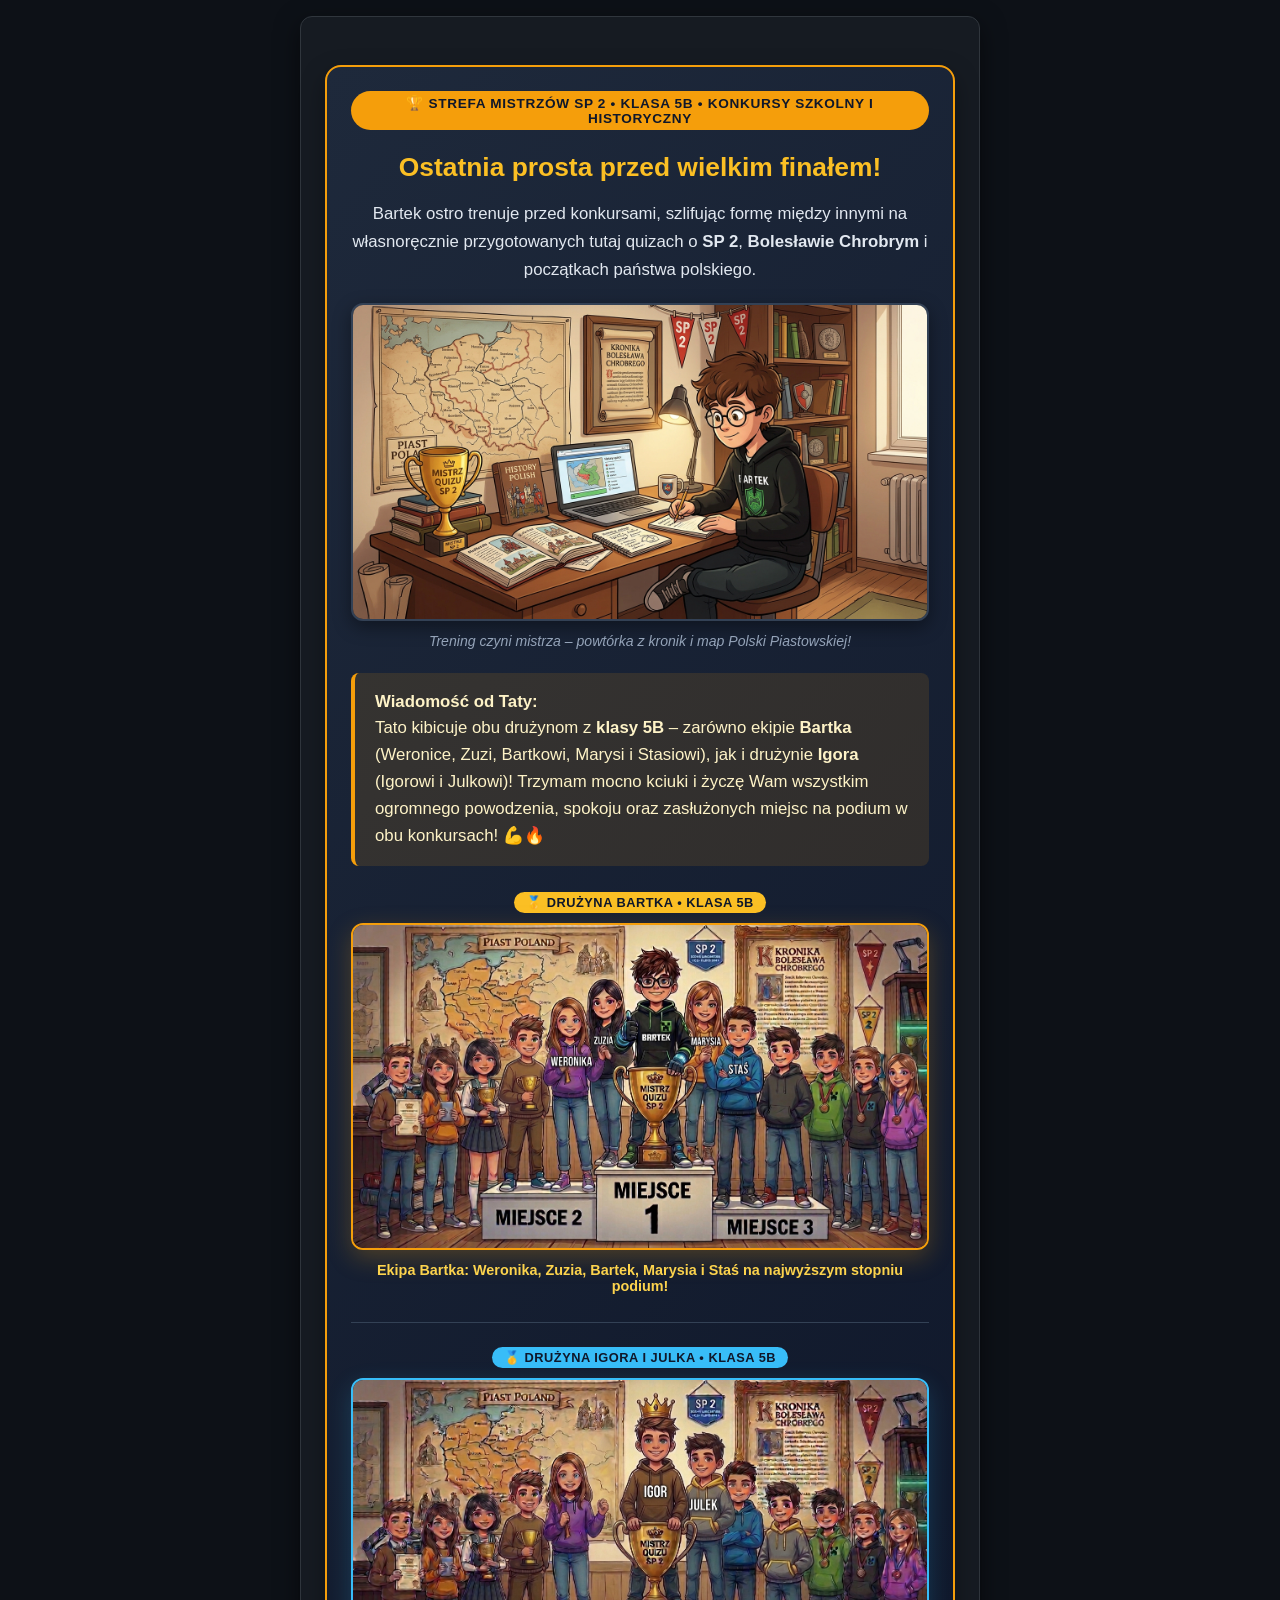
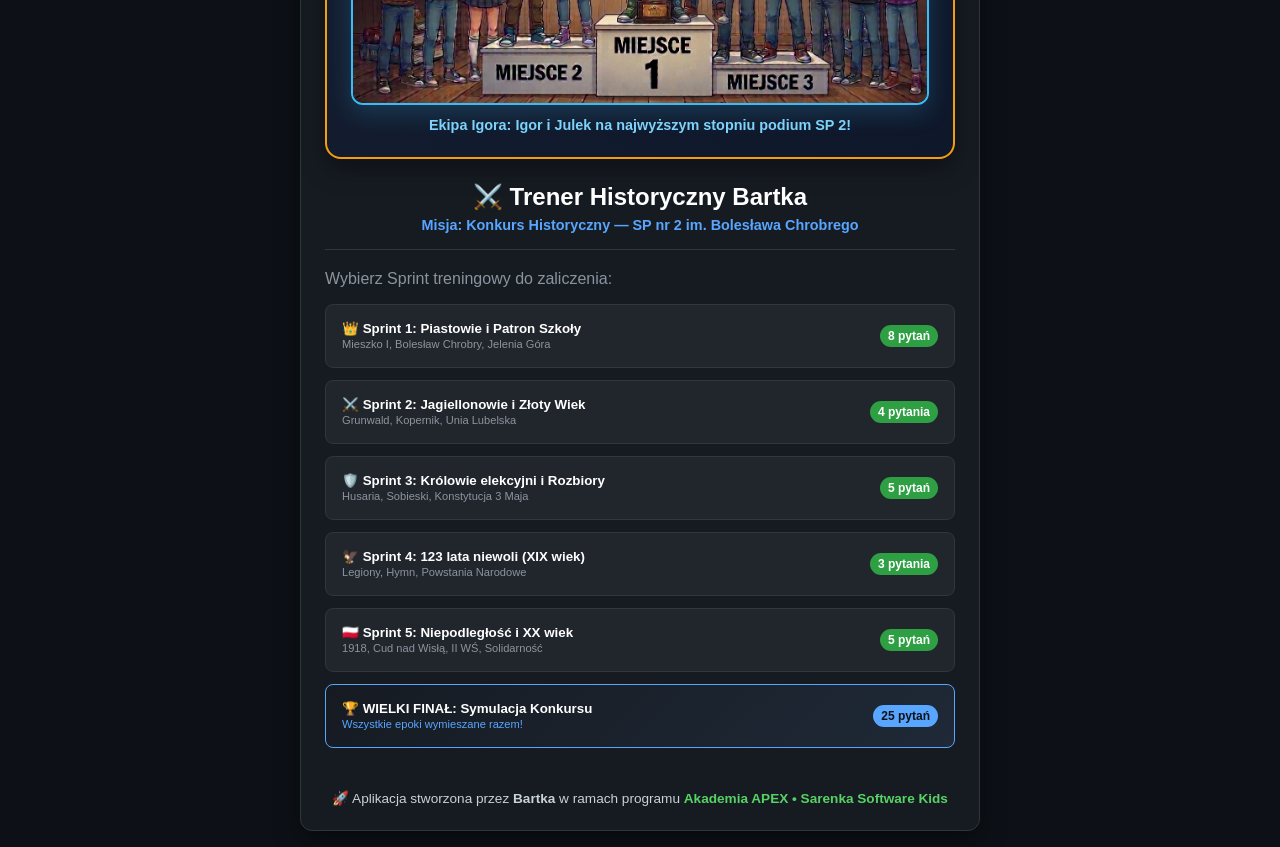
<file: quizy/historia/konkurs_szkolny_sp2.html>
<!DOCTYPE html>
<html lang="pl">
<head>
    <meta charset="UTF-8">
    <meta name="viewport" content="width=device-width, initial-scale=1.0">
    <title>Trener Historyczny - Konkurs SP2 Jelenia Góra</title>
    <style>
        :root {
            --bg-dark: #0d1117;
            --card-bg: #161b22;
            --border-color: #30363d;
            --text-main: #c9d1d9;
            --text-bright: #ffffff;
            --accent-green: #2ea043;
            --accent-green-hover: #3fb950;
            --accent-blue: #58a6ff;
            --correct-bg: rgba(46, 160, 67, 0.2);
            --correct-border: #3fb950;
            --wrong-bg: rgba(248, 81, 73, 0.2);
            --wrong-border: #f85149;
        }
        * { box-sizing: border-box; margin: 0; padding: 0; font-family: -apple-system, BlinkMacSystemFont, "Segoe UI", Roboto, sans-serif; }
        body { background-color: var(--bg-dark); color: var(--text-main); display: flex; justify-content: center; align-items: center; min-height: 100vh; padding: 16px; }
        .container { background-color: var(--card-bg); border: 1px solid var(--border-color); border-radius: 12px; width: 100%; max-width: 680px; padding: 24px; box-shadow: 0 8px 24px rgba(0,0,0,0.5); }
        header { text-align: center; border-bottom: 1px solid var(--border-color); padding-bottom: 16px; margin-bottom: 20px; }
        header h1 { color: var(--text-bright); font-size: 1.5rem; margin-bottom: 6px; }
        header p { color: var(--accent-blue); font-size: 0.9rem; font-weight: 600; }
        .stage-grid { display: grid; grid-template-columns: 1fr; gap: 12px; margin-top: 16px; }
        .stage-btn { background-color: #21262d; border: 1px solid var(--border-color); color: var(--text-bright); padding: 16px; border-radius: 8px; text-align: left; cursor: pointer; transition: all 0.2s; display: flex; justify-content: space-between; align-items: center; }
        .stage-btn:hover { border-color: var(--accent-green-hover); background-color: #292f36; transform: translateY(-2px); }
        .stage-btn span.badge { background-color: var(--accent-green); color: #fff; font-size: 0.75rem; padding: 4px 8px; border-radius: 12px; font-weight: bold; }
        .stage-btn.boss-mode { border-color: var(--accent-blue); background: linear-gradient(135deg, #161b22 0%, #1f2937 100%); }
        .hidden { display: none !important; }
        .top-bar { display: flex; justify-content: space-between; align-items: center; margin-bottom: 16px; font-size: 0.9rem; color: #8b949e; }
        .progress-bar { width: 100%; height: 6px; background-color: #21262d; border-radius: 3px; margin-bottom: 20px; overflow: hidden; }
        .progress-fill { height: 100%; background-color: var(--accent-green-hover); width: 0%; transition: width 0.3s ease; }
        .question-text { color: var(--text-bright); font-size: 1.2rem; line-height: 1.5; margin-bottom: 20px; }
        .options-list { display: flex; flex-direction: column; gap: 10px; }
        .option-btn { background-color: #21262d; border: 1px solid var(--border-color); color: var(--text-main); padding: 14px 16px; border-radius: 8px; text-align: left; font-size: 1rem; cursor: pointer; transition: all 0.15s; }
        .option-btn:hover:not(:disabled) { border-color: var(--accent-blue); color: var(--text-bright); }
        .option-btn:disabled { cursor: default; }
        .option-btn.correct { background-color: var(--correct-bg); border-color: var(--correct-border); color: var(--text-bright); font-weight: 600; }
        .option-btn.wrong { background-color: var(--wrong-bg); border-color: var(--wrong-border); color: var(--text-bright); }
        .explanation-box { margin-top: 16px; padding: 14px; border-radius: 8px; background-color: #0d1117; border-left: 4px solid var(--accent-blue); font-size: 0.95rem; line-height: 1.4; }
        .action-btn { margin-top: 20px; width: 100%; padding: 14px; background-color: var(--accent-green); color: white; border: none; border-radius: 8px; font-size: 1rem; font-weight: bold; cursor: pointer; }
        .action-btn:hover { background-color: var(--accent-green-hover); }
        .secondary-btn { background-color: #21262d; border: 1px solid var(--border-color); margin-top: 10px; }
        .result-box { text-align: center; padding: 10px 0; }
        .score-circle { font-size: 2.5rem; font-weight: bold; color: var(--accent-green-hover); margin: 16px 0; }
        .rank-title { font-size: 1.3rem; color: var(--text-bright); margin-bottom: 10px; }
    </style>
</head>


<body>
<div class="container">

<!-- SEKCJA DOPINGOWA PRZED KONKURSEM SP 2 -->
<!-- SEKCJA DOPINGOWA PRZED KONKURSAMI SP 2 (KLASA 5B) -->
<section class="strefa-dopingu" style="background: linear-gradient(135deg, #1e293b 0%, #0f172a 100%); border: 2px solid #f59e0b; border-radius: 16px; padding: 24px; margin: 24px auto; max-width: 850px; color: #f8fafc; box-shadow: 0 10px 25px rgba(0, 0, 0, 0.35); text-align: center; font-family: system-ui, -apple-system, sans-serif;">
  
  <div style="display: inline-block; background: #f59e0b; color: #0f172a; font-weight: 800; font-size: 0.85rem; padding: 4px 14px; border-radius: 999px; letter-spacing: 0.05em; text-transform: uppercase; margin-bottom: 12px;">
    🏆 Strefa Mistrzów SP 2 • Klasa 5B • Konkursy Szkolny i Historyczny
  </div>

  <h2 style="color: #fbbf24; font-size: 1.65rem; margin: 8px 0 16px 0; line-height: 1.3;">
    Ostatnia prosta przed wielkim finałem!
  </h2>

  <p style="font-size: 1.05rem; line-height: 1.65; color: #e2e8f0; max-width: 720px; margin: 0 auto 20px auto;">
    Bartek ostro trenuje przed konkursami, szlifując formę między innymi na własnoręcznie przygotowanych tutaj quizach o <strong>SP 2</strong>, <strong>Bolesławie Chrobrym</strong> i początkach państwa polskiego. 
  </p>

  <!-- OBRAZEK 1: NAUKA PRZY BIURKU -->
  <figure style="margin: 0 auto 24px auto; max-width: 720px;">
    <img src="nauka_do_konkursu_historia.jpg" alt="Bartek uczy się do konkursu historycznego SP 2" style="width: 100%; height: auto; border-radius: 12px; border: 2px solid #334155; box-shadow: 0 6px 18px rgba(0,0,0,0.4);">
    <figcaption style="font-size: 0.88rem; color: #94a3b8; margin-top: 8px; font-style: italic;">
      Trening czyni mistrza – powtórka z kronik i map Polski Piastowskiej!
    </figcaption>
  </figure>

  <!-- WIADOMOŚĆ OD TATY DLA OBU DRUŻYN KLASY 5B -->
  <div style="background: rgba(245, 158, 11, 0.12); border-left: 4px solid #f59e0b; border-radius: 8px; padding: 16px 20px; margin: 0 auto 26px auto; max-width: 720px; text-align: left;">
    <p style="font-size: 1.05rem; line-height: 1.6; color: #fef3c7; margin: 0;">
      <strong>Wiadomość od Taty:</strong><br>
      Tato kibicuje obu drużynom z <strong>klasy 5B</strong> – zarówno ekipie <strong>Bartka</strong> (Weronice, Zuzi, Bartkowi, Marysi i Stasiowi), jak i drużynie <strong>Igora</strong> (Igorowi i Julkowi)! Trzymam mocno kciuki i życzę Wam wszystkim ogromnego powodzenia, spokoju oraz zasłużonych miejsc na podium w obu konkursach! 💪🔥
    </p>
  </div>

  <!-- OBRAZEK 2: DRUŻYNA BARTKA (5 OSÓB) -->
  <figure style="margin: 0 auto 28px auto; max-width: 720px;">
    <div style="display: inline-block; background: #fbbf24; color: #0f172a; font-weight: 800; font-size: 0.8rem; padding: 3px 12px; border-radius: 999px; letter-spacing: 0.04em; text-transform: uppercase; margin-bottom: 10px;">
      🥇 Drużyna Bartka • Klasa 5B
    </div>
    <img src="konkurs_sp2.jpg" alt="Drużyna Bartka na podium: Weronika, Zuzia, Bartek, Marysia i Staś" style="width: 100%; height: auto; border-radius: 12px; border: 2px solid #f59e0b; box-shadow: 0 8px 24px rgba(245, 158, 11, 0.25);">
    <figcaption style="font-size: 0.9rem; color: #fcd34d; margin-top: 8px; font-weight: 600;">
      Ekipa Bartka: Weronika, Zuzia, Bartek, Marysia i Staś na najwyższym stopniu podium!
    </figcaption>
  </figure>

  <!-- OBRAZEK 3: DRUŻYNA IGORA I JULKA (2 OSOBY) -->
  <figure style="margin: 0 auto; max-width: 720px; border-top: 1px solid #334155; padding-top: 24px;">
    <div style="display: inline-block; background: #38bdf8; color: #0f172a; font-weight: 800; font-size: 0.8rem; padding: 3px 12px; border-radius: 999px; letter-spacing: 0.04em; text-transform: uppercase; margin-bottom: 10px;">
      🥇 Drużyna Igora i Julka • Klasa 5B
    </div>
    <img src="igor_julek_kl5_sp2.jpg" alt="Drużyna Igora i Julka na najwyższym stopniu podium SP 2" style="width: 100%; height: auto; border-radius: 12px; border: 2px solid #38bdf8; box-shadow: 0 8px 24px rgba(56, 189, 248, 0.2);">
    <figcaption style="font-size: 0.9rem; color: #7dd3fc; margin-top: 8px; font-weight: 600;">
      Ekipa Igora: Igor i Julek na najwyższym stopniu podium SP 2!
    </figcaption>
  </figure>

</section>

 
<!---------- KONIEC SEKCJI DOPINGOWEJ ---------------------------------->
   

<!----------------------------------------->




    
    <header>
        <h1>⚔️ Trener Historyczny Bartka</h1>
        <p>Misja: Konkurs Historyczny — SP nr 2 im. Bolesława Chrobrego</p>
    </header>

    <div id="menu-screen">
        <p style="margin-bottom: 12px; color: #8b949e;">Wybierz Sprint treningowy do zaliczenia:</p>
        <div class="stage-grid">
            <button class="stage-btn" onclick="startQuiz(1)">
                <div><strong>👑 Sprint 1: Piastowie i Patron Szkoły</strong><br><small style="color:#8b949e;">Mieszko I, Bolesław Chrobry, Jelenia Góra</small></div>
                <span class="badge">8 pytań</span>
            </button>
            <button class="stage-btn" onclick="startQuiz(2)">
                <div><strong>⚔️ Sprint 2: Jagiellonowie i Złoty Wiek</strong><br><small style="color:#8b949e;">Grunwald, Kopernik, Unia Lubelska</small></div>
                <span class="badge">4 pytania</span>
            </button>
            <button class="stage-btn" onclick="startQuiz(3)">
                <div><strong>🛡️ Sprint 3: Królowie elekcyjni i Rozbiory</strong><br><small style="color:#8b949e;">Husaria, Sobieski, Konstytucja 3 Maja</small></div>
                <span class="badge">5 pytań</span>
            </button>
            <button class="stage-btn" onclick="startQuiz(4)">
                <div><strong>🦅 Sprint 4: 123 lata niewoli (XIX wiek)</strong><br><small style="color:#8b949e;">Legiony, Hymn, Powstania Narodowe</small></div>
                <span class="badge">3 pytania</span>
            </button>
            <button class="stage-btn" onclick="startQuiz(5)">
                <div><strong>🇵🇱 Sprint 5: Niepodległość i XX wiek</strong><br><small style="color:#8b949e;">1918, Cud nad Wisłą, II WŚ, Solidarność</small></div>
                <span class="badge">5 pytań</span>
            </button>
            <button class="stage-btn boss-mode" onclick="startQuiz(0)">
                <div><strong>🏆 WIELKI FINAŁ: Symulacja Konkursu</strong><br><small style="color:#58a6ff;">Wszystkie epoki wymieszane razem!</small></div>
                <span class="badge" style="background-color:#58a6ff; color:#0d1117;">25 pytań</span>
            </button>
        </div>
    </div>

    <div id="quiz-screen" class="hidden">
        <div class="top-bar">
            <span id="question-counter">Pytanie 1 / 8</span>
            <span id="score-counter">Punkty: 0</span>
        </div>
        <div class="progress-bar"><div class="progress-fill" id="progress-fill"></div></div>
        <div class="question-text" id="question-text">Treść pytania...</div>
        <div class="options-list" id="options-list"></div>
        <div id="explanation-box" class="explanation-box hidden"></div>
        <button id="next-btn" class="action-btn hidden" onclick="nextQuestion()">Następne pytanie ➔</button>
        <button class="action-btn secondary-btn" onclick="backToMenu()">↩ Wróć do wyboru etapu</button>
    </div>

    <div id="result-screen" class="hidden result-box">
        <h2>🏁 Sprint Zakończony!</h2>
        <div class="score-circle" id="final-score">8 / 8</div>
        <div class="rank-title" id="rank-title">Ranga: Wielki Strateg</div>
        <p id="rank-desc" style="color: #8b949e; margin-bottom: 20px;"></p>
        <button class="action-btn" onclick="backToMenu()">Wybierz kolejny Sprint ➔</button>
    </div>
    <!---------------- LINK SZKOLY ------------‐-->
 <footer style="margin-top: 28px; padding-top: 14px; border-top: 1px solid var(--border); text-align: center; font-size: 0.85rem; color: var(--muted);">
        🚀 Aplikacja stworzona przez <strong>Bartka</strong> w ramach programu 
        <a href="https://wojciechczyzyk.github.io/sarenka/" target="_blank" style="color: #56D364; text-decoration: none; font-weight: bold;">
            Akademia APEX • Sarenka Software Kids
        </a>
    </footer>
</div>
<script>
    const allQuestions = [
        { stage: 1, q: "W którym roku Mieszko I przyjął chrzest Polski?", options: ["966 r.", "1000 r.", "1025 r.", "997 r."], correct: 0, info: "966 r. to symboliczny początek państwa polskiego. Mieszko I przyjął chrzest za pośrednictwem Czech." },
        { stage: 1, q: "Co oznacza w staropolszczyźnie przydomek patrona naszej szkoły – „Chrobry”?", options: ["Bogaty i szczodry", "Dzielny, mężny i waleczny", "Wysoki i silny", "Mądry i uczony"], correct: 1, info: "Słowo 'chrobry' oznaczało dawniej kogoś niezwykle odważnego, dzielnego i walecznego." },
        { stage: 1, q: "Kto przyjechał do Gniezna na słynny Zjazd Gnieźnieński w 1000 roku?", options: ["Król Francji Ludwik", "Cesarz niemiecki Otton III", "Wielki Mistrz Krzyżacki", "Cesarz Henryk II"], correct: 1, info: "Cesarz Otton III przybył z pielgrzymką do grobu św. Wojciecha i nałożył na głowę Chrobrego swój diadem." },
        { stage: 1, q: "Jakim traktatem w 1018 roku zakończyły się zwycięskie wojny Bolesława Chrobrego z Niemcami?", options: ["Pokojem w Toruniu", "Unią w Krewie", "Pokojem w Budziszynie", "Traktatem w Wersalu"], correct: 2, info: "Pokój w Budziszynie (1018 r.) przyłączył do Polski Łużyce i Milsko." },
        { stage: 1, q: "W którym roku odbyła się koronacja Bolesława Chrobrego na pierwszego króla Polski?", options: ["966 r.", "1000 r.", "1025 r.", "1138 r."], correct: 2, info: "Uwaga na pułapkę: chrzest Mieszka był w 966 r., ale pierwszym królem został Bolesław Chrobry w 1025 r.!" },
        { stage: 1, q: "Który władca z dynastii Piastów według legendy założył Jelenią Górę na początku XII wieku?", options: ["Mieszko I", "Bolesław Krzywousty", "Kazimierz Wielki", "Władysław Łokietek"], correct: 1, info: "Według tradycji Jelenią Górę założył ok. 1108–1111 r. Bolesław III Krzywousty po udanym polowaniu na jelenie." },
        { stage: 1, q: "Co zapoczątkował testament Bolesława Krzywoustego z 1138 roku?", options: ["Złoty Wiek Polski", "Rozbicie dzielnicowe na prawie 200 lat", "Unię z Litwą", "Budowę Zamku na Wawelu"], correct: 1, info: "Podział Polski między synów Krzywoustego wywołał długie rozbicie dzielnicowe, które zakończył dopiero Władysław Łokietek w 1320 r." },
        { stage: 1, q: "W którym roku król Kazimierz Wielki założył pierwszą polską uczelnię (Akademię Krakowską)?", options: ["1320 r.", "1364 r.", "1410 r.", "1543 r."], correct: 1, info: "Kazimierz Wielki założył Akademię Krakowską (dziś Uniwersytet Jagielloński) w 1364 roku." },
        { stage: 2, q: "Kto dowodził połączonymi wojskami polsko-litewskimi w wielkiej bitwie pod Grunwaldem (15 lipca 1410 r.)?", options: ["Kazimierz Wielki", "Władysław Jagiełło", "Jan III Sobieski", "Zygmunt Stary"], correct: 1, info: "Król Władysław Jagiełło rozgromił pod Grunwaldem Zakon Krzyżacki." },
        { stage: 2, q: "Co Polska odzyskała w 1466 roku na mocy II Pokoju Toruńskiego?", options: ["Kijów i Smoleńsk", "Pomorze Gdańskie i dostęp do Morza Bałtyckiego", "Śląsk i Ziemię Lubuską", "Inflanty"], correct: 1, info: "Po wygranej wojnie trzynastoletniej Polska wróciła nad Bałtyk i odzyskała Gdańsk." },
        { stage: 2, q: "Jakie przełomowe odkrycie opisał Mikołaj Kopernik w 1543 roku?", options: ["Że Ziemia jest płaska", "Że Ziemia i inne planety krążą wokół Słońca", "Prawo grawitacji", "Budowę teleskopu"], correct: 1, info: "Kopernik w dziele 'O obrotach sfer niebieskich' udowodnił teorię heliocentryczną ('wstrzymał Słońce, ruszył Ziemię')." },
        { stage: 2, q: "Jak nazywało się wspólne państwo Polski i Litwy utworzone w 1569 roku na mocy Unii Lubelskiej?", options: ["Królestwo Polskie", "Rzeczpospolita Obojga Narodów", "Księstwo Warszawskie", "Unia Jagiellońska"], correct: 1, info: "Unia Lubelska z 1569 r. połączyła Koronę i Litwę w Rzeczpospolitą Obojga Narodów." },
        { stage: 3, q: "Kto został pierwszym królem Polski wybranym w wolnej elekcji w 1573 roku?", options: ["Stefan Batory", "Henryk Walezy", "Jan III Sobieski", "Stanisław August Poniatowski"], correct: 1, info: "Henryk Walezy był pierwszym królem elekcyjnym, choć po kilku miesiącach potajemnie uciekł do Francji." },
        { stage: 3, q: "Który klasztor obronił się przed Szwedami w 1655 roku podczas 'potopu szwedzkiego'?", options: ["Klasztor w Krzeszowie", "Jasna Góra w Częstochowie", "Opactwo w Tyńcu", "Klasztor na Świętym Krzyżu"], correct: 1, info: "Obrona Jasnej Góry (dowodzona przez przeora Augustyna Kordeckiego) stała się punktem zwrotnym wojny ze Szwecją." },
        { stage: 3, q: "Który polski król poprowadził husarię do zwycięskiej Odsieczy Wiedeńskiej w 1683 roku?", options: ["Jan III Sobieski", "Zygmunt III Waza", "Władysław IV", "August II Mocny"], correct: 0, info: "12 września 1683 r. Jan III Sobieski rozbił armię turecką pod Wiedniem." },
        { stage: 3, q: "Kiedy uchwalono pierwszą w Europie nowoczesną konstytucję?", options: ["11 listopada 1918 r.", "3 maja 1791 r.", "15 lipca 1410 r.", "4 czerwca 1989 r."], correct: 1, info: "Konstytucja 3 Maja z 1791 roku była pierwszą konstytucją w Europie i drugą na świecie." },
        { stage: 3, q: "Które trzy państwa dokonały rozbiorów Polski i na ile lat zniknęliśmy z mapy po 1795 roku?", options: ["Niemcy, Szwecja i Rosja – na 100 lat", "Rosja, Prusy i Austria – na 123 lata", "Turcja, Rosja i Francja – na 150 lat", "Prusy, Francja i Austria – na 123 lata"], correct: 1, info: "Rosja, Prusy i Austria podzieliły Polskę w latach 1772, 1793 i 1795. Niewola trwała 123 lata (do 1918 r.)." },

              { stage: 4, q: "Kto napisał w 1797 roku słowa 'Pieśni Legionów Polskich we Włoszech', czyli naszego hymnu narodowego?", options: ["Adam Mickiewicz", "Józef Wybicki", "Jan Henryk Dąbrowski", "Fryderyk Chopin"], correct: 1, info: "Słowa napisał Józef Wybicki dla Legionów Polskich tworzonych przez gen. Jana Henryka Dąbrowskiego." },
        { stage: 4, q: "W którym roku wybuchło Powstanie Listopadowe przeciwko Rosji?", options: ["1794 r.", "1830 r.", "1863 r.", "1944 r."], correct: 1, info: "Powstanie Listopadowe wybuchło w nocy z 29 na 30 listopada 1830 roku w Warszawie." },
        { stage: 4, q: "Które polskie powstanie z XIX wieku było najdłuższe i miało charakter wojny partyzanckiej w lasach?", options: ["Powstanie Wielkopolskie", "Powstanie Styczniowe (1863–1864)", "Insurekcja Kościuszkowska", "Powstanie Listopadowe"], correct: 1, info: "Powstanie Styczniowe trwało od stycznia 1863 r. do jesieni 1864 r. Jednym z jego wodzów był Romuald Traugutt." },
        { stage: 5, q: "Jakiego dnia obchodzimy Narodowe Święto Niepodległości na pamiątkę odzyskania państwa w 1918 roku?", options: ["3 maja", "15 sierpnia", "11 listopada", "1 września"], correct: 2, info: "11 listopada 1918 roku zakończyła się I wojna światowa, a Józef Piłsudski przejął władzę wojskową w wolnej Warszawie." },
        { stage: 5, q: "Jak nazywa się wielkie zwycięstwo Wojska Polskiego nad Armią Czerwoną z 15 sierpnia 1920 roku?", options: ["Bitwa pod Grunwaldem", "Bitwa Warszawska (Cud nad Wisłą)", "Bitwa o Anglię", "Bitwa pod Monte Cassino"], correct: 1, info: "Bitwa Warszawska z 1920 r. zatrzymała marsz bolszewików na Europę Zachodnią." },
        { stage: 5, q: "Kiedy wybuchła II wojna światowa (atak Niemiec na Polskę, m.in. na Westerplatte)?", options: ["1 września 1939 r.", "17 września 1939 r.", "1 sierpnia 1944 r.", "8 maja 1945 r."], correct: 0, info: "II wojna światowa rozpoczęła się 1 września 1939 r. atakiem Niemiec. 17 września od wschodu zaatakował ZSRR." },
        { stage: 5, q: "Kiedy wybuchło Powstanie Warszawskie i ile dni trwało?", options: ["1 września 1939 r., trwało 30 dni", "1 sierpnia 1944 r., trwało 63 dni", "11 listopada 1918 r., trwało 10 dni", "3 maja 1943 r., trwało 63 dni"], correct: 1, info: "Powstanie Warszawskie wybuchło 1 sierpnia 1944 r. o godzinie 'W' (17:00) i trwało 63 dni." },
        { stage: 5, q: "Kto stanął na czele wielkiego ruchu społecznego NSZZ „Solidarność”, który powstał w 1980 roku?", options: ["Karol Wojtyła", "Lech Wałęsa", "Józef Piłsudski", "Tadeusz Kościuszko"], correct: 1, info: "Lech Wałęsa był przywódcą strajków w Stoczni Gdańskiej w 1980 r. i pierwszym przewodniczącym 'Solidarności'." }
    ];

    let currentQuestions = [], currentIndex = 0, score = 0;

    function startQuiz(stage) {
        currentQuestions = (stage === 0) ? [...allQuestions].sort(() => Math.random() - 0.5) : allQuestions.filter(q => q.stage === stage);
        currentIndex = 0; score = 0;
        document.getElementById('menu-screen').classList.add('hidden');
        document.getElementById('result-screen').classList.add('hidden');
        document.getElementById('quiz-screen').classList.remove('hidden');
        showQuestion();
    }

    function showQuestion() {
        const qObj = currentQuestions[currentIndex], total = currentQuestions.length;
        document.getElementById('question-counter').textContent = `Pytanie ${currentIndex + 1} / ${total}`;
        document.getElementById('score-counter').textContent = `Punkty: ${score}`;
        document.getElementById('progress-fill').style.width = `${(currentIndex / total) * 100}%`;
        document.getElementById('question-text').textContent = qObj.q;
        document.getElementById('explanation-box').classList.add('hidden');
        document.getElementById('next-btn').classList.add('hidden');
        const optionsList = document.getElementById('options-list');
        optionsList.innerHTML = '';
        qObj.options.forEach((optText, idx) => {
            const btn = document.createElement('button');
            btn.className = 'option-btn';
            btn.textContent = `${['A', 'B', 'C', 'D'][idx]}. ${optText}`;
            btn.onclick = () => checkAnswer(idx, btn);
            optionsList.appendChild(btn);
        });
    }

    function checkAnswer(selectedIndex, clickedBtn) {
        const qObj = currentQuestions[currentIndex], allBtns = document.querySelectorAll('.option-btn');
        allBtns.forEach(b => b.disabled = true);
        if (selectedIndex === qObj.correct) { clickedBtn.classList.add('correct'); score++; document.getElementById('score-counter').textContent = `Punkty: ${score}`; }
        else { clickedBtn.classList.add('wrong'); allBtns[qObj.correct].classList.add('correct'); }
        const expBox = document.getElementById('explanation-box');
        expBox.innerHTML = `<strong>💡 Wyjaśnienie:</strong> ${qObj.info}`;
        expBox.classList.remove('hidden');
        const nextBtn = document.getElementById('next-btn');
        nextBtn.textContent = (currentIndex + 1 < currentQuestions.length) ? 'Następne pytanie ➔' : 'Zobacz wynik końcowy 🏆';
        nextBtn.classList.remove('hidden');
        document.getElementById('progress-fill').style.width = `${((currentIndex + 1) / currentQuestions.length) * 100}%`;
    }

    function nextQuestion() {
        currentIndex++;
        if (currentIndex < currentQuestions.length) showQuestion();
        else showResult();
    }

    function showResult() {
        document.getElementById('quiz-screen').classList.add('hidden');
        document.getElementById('result-screen').classList.remove('hidden');
        const total = currentQuestions.length, percent = Math.round((score / total) * 100);
        document.getElementById('final-score').textContent = `${score} / ${total} (${percent}%)`;
        let rank = '', desc = '';
        if (percent === 100) { rank = '👑 Ranga: Pierwszy Król Polski — Bolesław Chrobry!'; desc = 'Bezbłędny wynik! SP nr 2 w Jeleniej Górze może być z Ciebie dumna. Jesteś w 100% gotowy na konkurs!'; }
        else if (percent >= 80) { rank = '⚔️ Ranga: Dowódca Drużyny Książęcej'; desc = 'Świetna robota! Znasz najważniejsze daty i wydarzenia. Powtórz tylko te pytania, które sprawiły trudność, i lecisz po podium.'; }
        else if (percent >= 50) { rank = '🛡️ Ranga: Dzielny Wojownik Piastowski'; desc = 'Dobry fundament! Przeczytaj jeszcze raz notatki z tego Sprintu i zrób drugie podejście, żeby dobić do 100%.'; }
        else { rank = '📜 Ranga: Młody Kronikarz na Treningu'; desc = 'Spokojnie, po to jest ten poligon! Zerknij do ściągawki z PDF-a i spróbuj ponownie — za drugim razem pójdzie znacznie lepiej!'; }
        document.getElementById('rank-title').textContent = rank;
        document.getElementById('rank-desc').textContent = desc;
    }

    function backToMenu() {
        document.getElementById('quiz-screen').classList.add('hidden');
        document.getElementById('result-screen').classList.add('hidden');
        document.getElementById('menu-screen').classList.remove('hidden');
    }
</script>
</body>
</html>
</file>
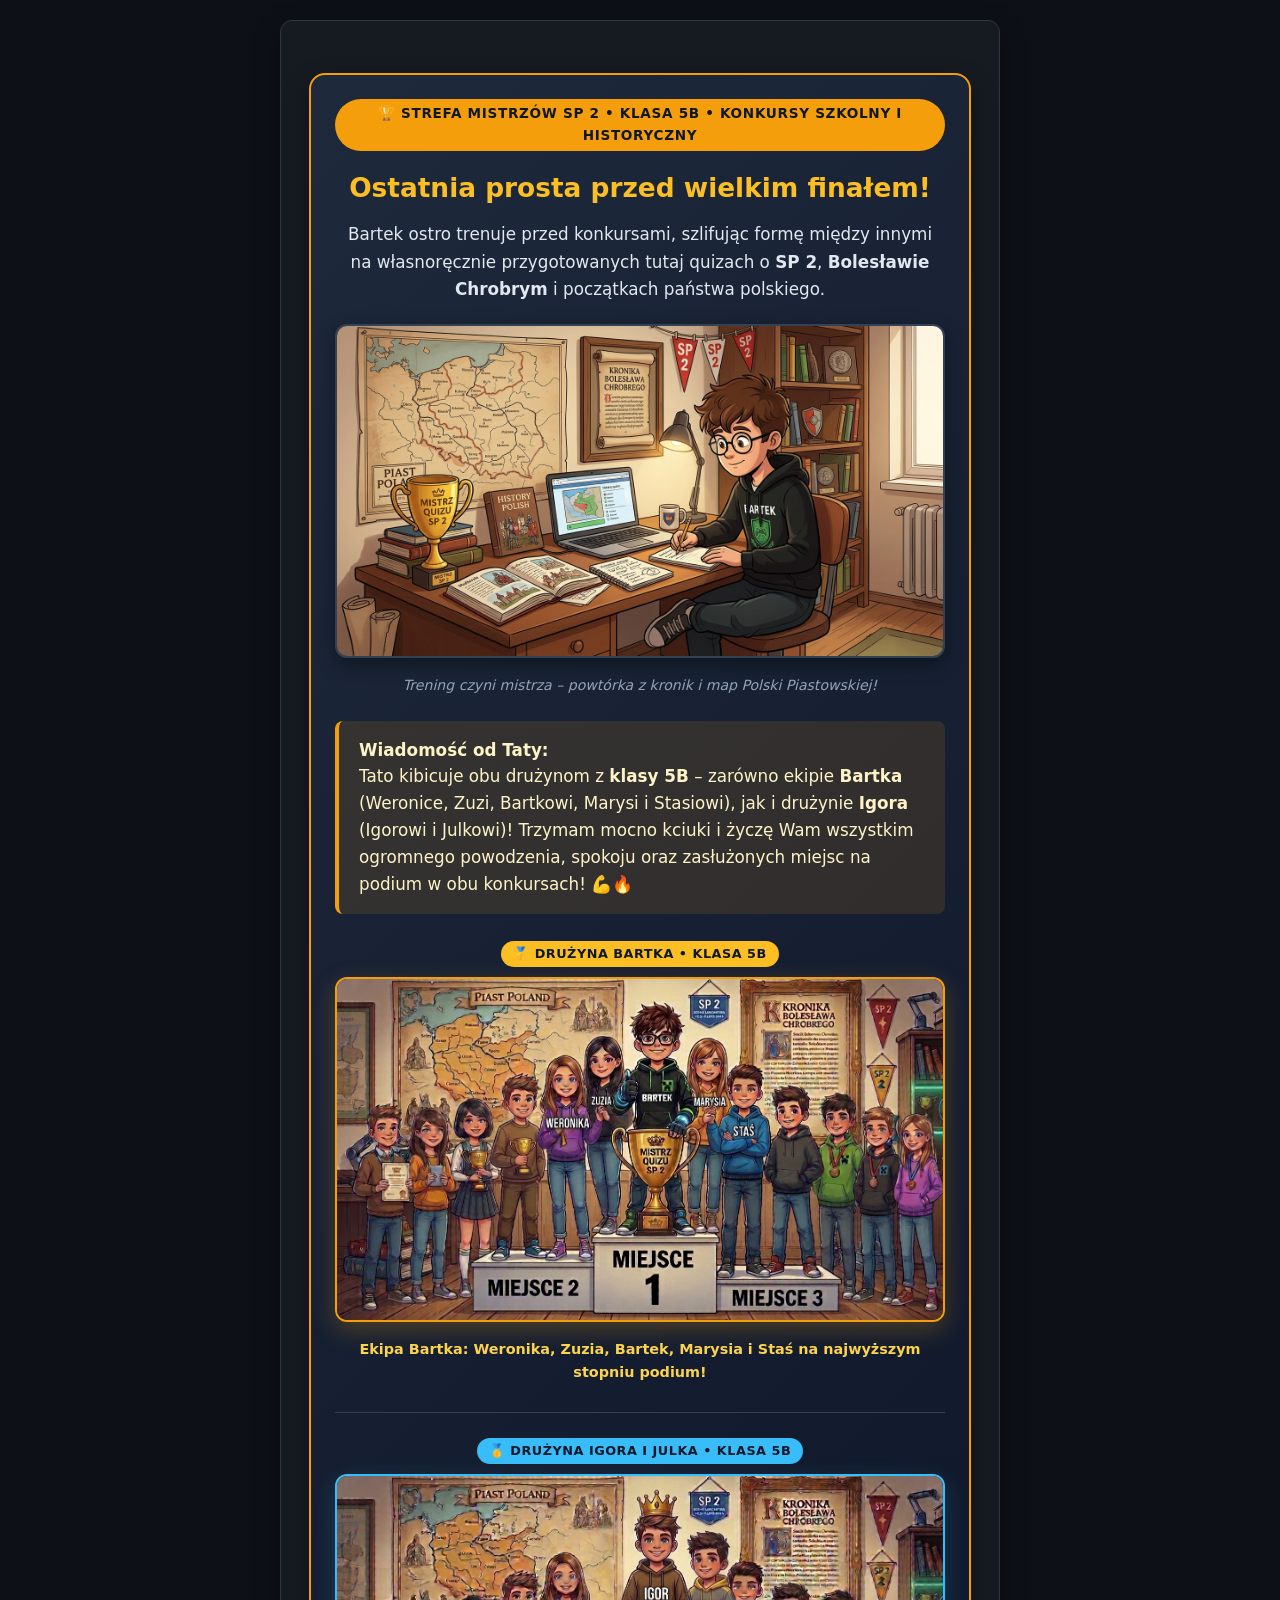
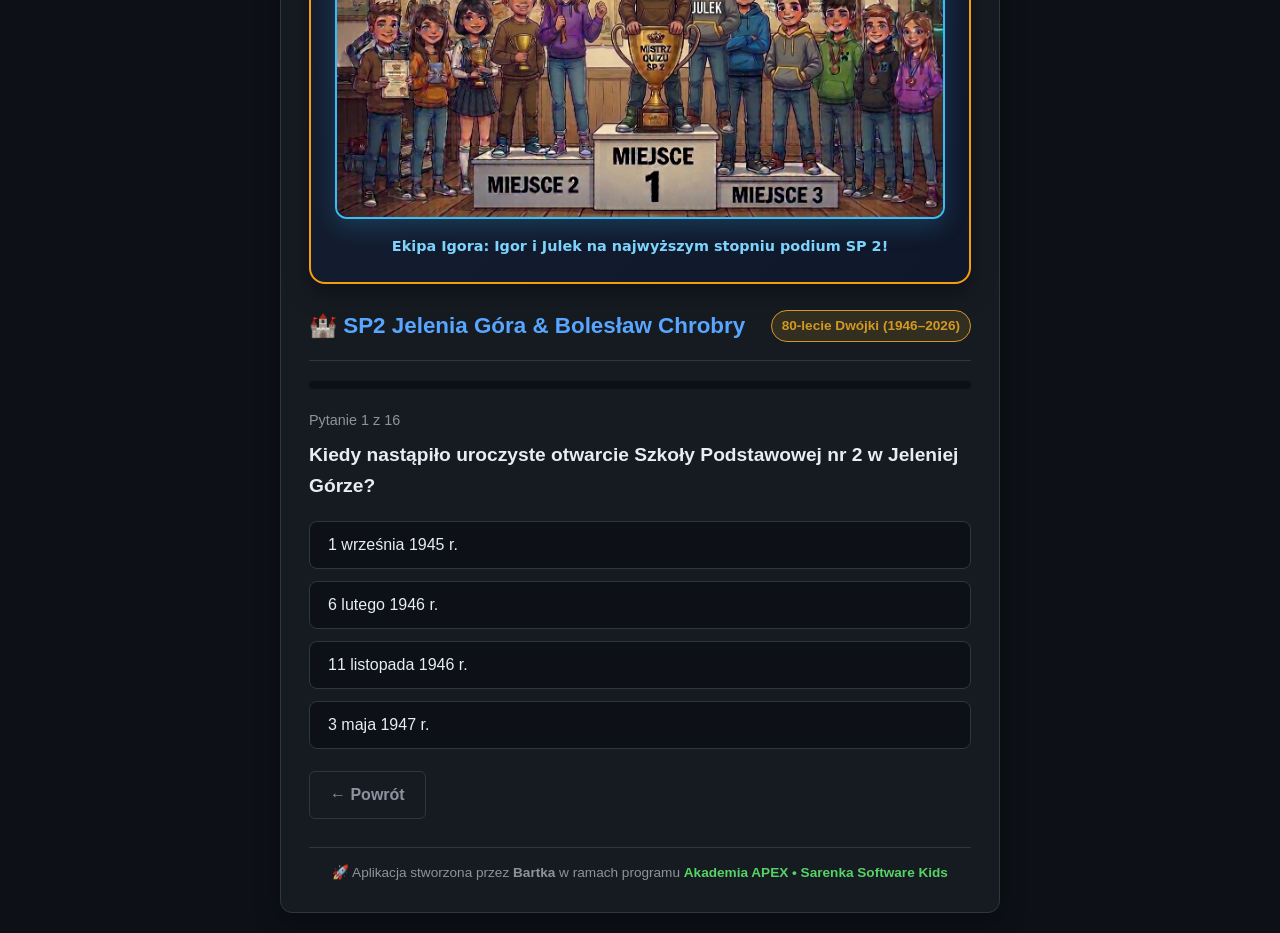
<file: quizy/historia/quiz_sp2_chrobry.html>
<!DOCTYPE html>
<html lang="pl">
<head>
    <meta charset="UTF-8">
    <meta name="viewport" content="width=device-width, initial-scale=1.0">
    <title>Quiz: Historia SP2 i Bolesław Chrobry | Bartek Dev</title>
    <link rel="stylesheet" href="quiz_sp2.css">
</head>
<body>
<div class="container">
<!-------------------------------------------->
<!-- SEKCJA DOPINGOWA PRZED KONKURSEM SP 2 -->
<section class="strefa-dopingu" style="background: linear-gradient(135deg, #1e293b 0%, #0f172a 100%); border: 2px solid #f59e0b; border-radius: 16px; padding: 24px; margin: 24px auto; max-width: 850px; color: #f8fafc; box-shadow: 0 10px 25px rgba(0, 0, 0, 0.35); text-align: center; font-family: system-ui, -apple-system, sans-serif;">
  
  <div style="display: inline-block; background: #f59e0b; color: #0f172a; font-weight: 800; font-size: 0.85rem; padding: 4px 14px; border-radius: 999px; letter-spacing: 0.05em; text-transform: uppercase; margin-bottom: 12px;">
    🏆 Strefa Mistrzów SP 2 • Klasa 5B • Konkursy Szkolny i Historyczny
  </div>

  <h2 style="color: #fbbf24; font-size: 1.65rem; margin: 8px 0 16px 0; line-height: 1.3;">
    Ostatnia prosta przed wielkim finałem!
  </h2>

  <p style="font-size: 1.05rem; line-height: 1.65; color: #e2e8f0; max-width: 720px; margin: 0 auto 20px auto;">
    Bartek ostro trenuje przed konkursami, szlifując formę między innymi na własnoręcznie przygotowanych tutaj quizach o <strong>SP 2</strong>, <strong>Bolesławie Chrobrym</strong> i początkach państwa polskiego. 
  </p>

  <!-- OBRAZEK 1: NAUKA PRZY BIURKU -->
  <figure style="margin: 0 auto 24px auto; max-width: 720px;">
    <img src="nauka_do_konkursu_historia.jpg" alt="Bartek uczy się do konkursu historycznego SP 2" style="width: 100%; height: auto; border-radius: 12px; border: 2px solid #334155; box-shadow: 0 6px 18px rgba(0,0,0,0.4);">
    <figcaption style="font-size: 0.88rem; color: #94a3b8; margin-top: 8px; font-style: italic;">
      Trening czyni mistrza – powtórka z kronik i map Polski Piastowskiej!
    </figcaption>
  </figure>
<!-- WIADOMOŚĆ OD TATY DLA OBU DRUŻYN KLASY 5B -->
  <div style="background: rgba(245, 158, 11, 0.12); border-left: 4px solid #f59e0b; border-radius: 8px; padding: 16px 20px; margin: 0 auto 26px auto; max-width: 720px; text-align: left;">
    <p style="font-size: 1.05rem; line-height: 1.6; color: #fef3c7; margin: 0;">
      <strong>Wiadomość od Taty:</strong><br>
      Tato kibicuje obu drużynom z <strong>klasy 5B</strong> – zarówno ekipie <strong>Bartka</strong> (Weronice, Zuzi, Bartkowi, Marysi i Stasiowi), jak i drużynie <strong>Igora</strong> (Igorowi i Julkowi)! Trzymam mocno kciuki i życzę Wam wszystkim ogromnego powodzenia, spokoju oraz zasłużonych miejsc na podium w obu konkursach! 💪🔥
    </p>
  </div>

  <!-- OBRAZEK 2: DRUŻYNA BARTKA (5 OSÓB) -->
  <figure style="margin: 0 auto 28px auto; max-width: 720px;">
    <div style="display: inline-block; background: #fbbf24; color: #0f172a; font-weight: 800; font-size: 0.8rem; padding: 3px 12px; border-radius: 999px; letter-spacing: 0.04em; text-transform: uppercase; margin-bottom: 10px;">
      🥇 Drużyna Bartka • Klasa 5B
    </div>
    <img src="konkurs_sp2.jpg" alt="Drużyna Bartka na podium: Weronika, Zuzia, Bartek, Marysia i Staś" style="width: 100%; height: auto; border-radius: 12px; border: 2px solid #f59e0b; box-shadow: 0 8px 24px rgba(245, 158, 11, 0.25);">
    <figcaption style="font-size: 0.9rem; color: #fcd34d; margin-top: 8px; font-weight: 600;">
      Ekipa Bartka: Weronika, Zuzia, Bartek, Marysia i Staś na najwyższym stopniu podium!
    </figcaption>
  </figure>

  <!-- OBRAZEK 3: DRUŻYNA IGORA I JULKA (2 OSOBY) -->
  <figure style="margin: 0 auto; max-width: 720px; border-top: 1px solid #334155; padding-top: 24px;">
    <div style="display: inline-block; background: #38bdf8; color: #0f172a; font-weight: 800; font-size: 0.8rem; padding: 3px 12px; border-radius: 999px; letter-spacing: 0.04em; text-transform: uppercase; margin-bottom: 10px;">
      🥇 Drużyna Igora i Julka • Klasa 5B
    </div>
    <img src="igor_julek_kl5_sp2.jpg" alt="Drużyna Igora i Julka na najwyższym stopniu podium SP 2" style="width: 100%; height: auto; border-radius: 12px; border: 2px solid #38bdf8; box-shadow: 0 8px 24px rgba(56, 189, 248, 0.2);">
    <figcaption style="font-size: 0.9rem; color: #7dd3fc; margin-top: 8px; font-weight: 600;">
      Ekipa Igora: Igor i Julek na najwyższym stopniu podium SP 2!
    </figcaption>
  </figure>

</section>

 
 

 
<!---------- KONIEC SEKCJI DOPINGOWEJ ---------------------------------->
    
    <div class="header">
        <h1>🏰 SP2 Jelenia Góra & Bolesław Chrobry</h1>
        <span class="badge">80-lecie Dwójki (1946–2026)</span>
    </div>

    <div id="quiz-screen">
        <div class="progress-bar"><div class="progress-fill" id="progress"></div></div>
        <div class="question-meta" id="q-meta">Pytanie 1 z 16</div>
        <div class="question-text" id="q-text">Ładowanie pytania...</div>
        <div class="options" id="options"></div>
        <div class="feedback" id="feedback"></div>
        <div class="controls">
            <a href="../../index.html" class="btn btn-secondary">← Powrót</a>
            <button class="btn" id="next-btn" style="display:none;" onclick="nextQuestion()">Następne pytanie →</button>
        </div>
    </div>

    <div id="result-screen" class="result-box">
        <h2>🏆 Trening zakończony!</h2>
        <div class="score-big" id="final-score">0 / 16</div>
        <p id="result-msg" style="margin-bottom: 24px; color: var(--muted);"></p>
        <div style="display: flex; gap: 12px; justify-content: center; flex-wrap: wrap;">
            <button class="btn" onclick="restartQuiz()">🔄 Zagraj jeszcze raz</button>
            <a href="../../index.html" class="btn btn-secondary">🏠 Strona główna</a>
        </div>
    </div>

    <footer style="margin-top: 28px; padding-top: 14px; border-top: 1px solid var(--border); text-align: center; font-size: 0.85rem; color: var(--muted);">
        🚀 Aplikacja stworzona przez <strong>Bartka</strong> w ramach programu 
        <a href="https://wojciechczyzyk.github.io/sarenka/" target="_blank" style="color: #56D364; text-decoration: none; font-weight: bold;">
            Akademia APEX • Sarenka Software Kids
        </a>
    </footer>
</div>
<script src="quiz_sp2_pytania.js"></script>
<script src="quiz_sp2_silnik.js"></script>
</body>
</html>
</file>
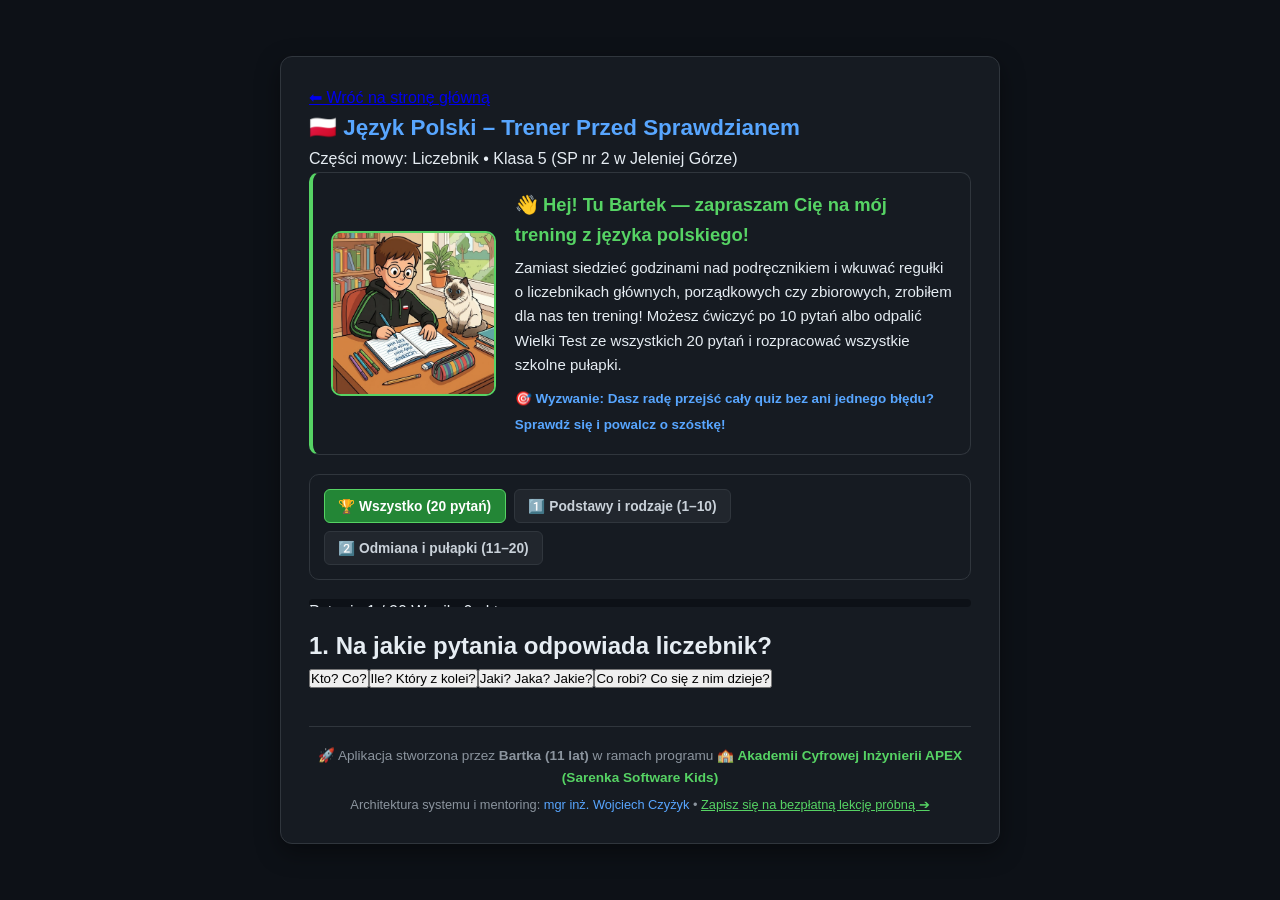
<file: quizy/polski/test_liczebnik.html>
<!DOCTYPE html>
<html lang="pl">
<head>
    <meta charset="UTF-8">
    <meta name="viewport" content="width=device-width, initial-scale=1.0">
    <meta name="robots" content="noindex, nofollow">
    <title>Trener Języka Polskiego: Liczebnik (20 pytań) | Bartek Czyżyk</title>
    <link rel="icon" type="image/png" href="../../favicon_bartek.png">
    <link rel="stylesheet" href="../quiz_style.css">
    <style>
        .module-bar { display: flex; flex-wrap: wrap; gap: 0.5rem; margin-bottom: 1.2rem; background: #161b22; padding: 0.85rem; border-radius: 10px; border: 1px solid #30363d; }
        .mod-btn { background: #21262d; color: #c9d1d9; border: 1px solid #30363d; padding: 0.5rem 0.85rem; border-radius: 6px; cursor: pointer; font-size: 0.86rem; font-weight: bold; transition: all 0.15s ease; }
        .mod-btn:hover { border-color: #56D364; color: #ffffff; }
        .mod-btn.active { background: #238636; color: #ffffff; border-color: #56D364; }
    </style>
</head>
<body>
    <div class="container">
        <header class="quiz-header">
            <a href="../../index.html" class="back-link">⬅ Wróć na stronę główną</a>
            <h1>🇵🇱 Język Polski – Trener Przed Sprawdzianem</h1>
            <p class="subtitle">Części mowy: Liczebnik • Klasa 5 (SP nr 2 w Jeleniej Górze)</p>
        </header>

        <section style="background: #161b22; border: 1px solid #30363d; border-left: 4px solid #56D364; border-radius: 10px; padding: 1.1rem; margin-bottom: 1.2rem; display: flex; align-items: center; gap: 1.2rem; flex-wrap: wrap;">
            <img src="nauka_polski.jpg" alt="Bartek uczy się języka polskiego" onerror="this.src='../bartek_brawo.jpg'" style="width: 165px; height: 165px; object-fit: cover; border-radius: 10px; border: 2px solid #56D364;">
            <div style="flex: 1; min-width: 240px;">
                <h2 style="margin: 0 0 0.45rem 0; color: #56D364; font-size: 1.15rem;">👋 Hej! Tu Bartek — zapraszam Cię na mój trening z języka polskiego!</h2>
                <p style="margin: 0 0 0.55rem 0; color: #e6edf3; font-size: 0.94rem;">
                    Zamiast siedzieć godzinami nad podręcznikiem i wkuwać regułki o liczebnikach głównych, porządkowych czy zbiorowych, zrobiłem dla nas ten trening! 
                    Możesz ćwiczyć po 10 pytań albo odpalić Wielki Test ze wszystkich 20 pytań i rozpracować wszystkie szkolne pułapki.
                </p>
                <span style="font-size: 0.84rem; color: #58a6ff; font-weight: bold;">🎯 Wyzwanie: Dasz radę przejść cały quiz bez ani jednego błędu? Sprawdź się i powalcz o szóstkę!</span>
            </div>
        </section>

        <nav class="module-bar" aria-label="Wybór zestawu pytań">
            <button class="mod-btn active" onclick="selectPolishRange('all', this)">🏆 Wszystko (20 pytań)</button>
            <button class="mod-btn" onclick="selectPolishRange('part1', this)">1️⃣ Podstawy i rodzaje (1–10)</button>
            <button class="mod-btn" onclick="selectPolishRange('part2', this)">2️⃣ Odmiana i pułapki (11–20)</button>
        </nav>

        <main id="quiz-app">
            <div id="quiz-box" class="card">
                <div class="progress-bar">
                    <span id="question-counter">Pytanie 1 / 20</span>
                    <span id="score-counter">Wynik: 0 pkt</span>
                </div>
                <h2 id="question-text">Ładowanie pytań z języka polskiego...</h2>
                <div id="answers-container" class="answers-grid"></div>
                <div id="feedback-box" class="feedback hidden"></div>
                <button id="next-btn" class="btn-primary hidden">Następne pytanie ➔</button>
            </div>

            <div id="result-box" class="card hidden">
                <h2>🏆 Koniec treningu z języka polskiego!</h2>
                <p id="final-score-text"></p>
                <div id="summary-details"></div>
                <button id="restart-btn" class="btn-primary">🔄 Zagraj jeszcze raz</button>
                <a href="../../index.html" class="btn-secondary">🏠 Powrót do Centrum Treningowego</a>
            </div>
        </main>
    </div>

    <script src="liczebnik_pytania.js"></script>
    <script>
        const allPolishQuestions = [...quizQuestions];

        function selectPolishRange(rangeKey, btnElement) {
            document.querySelectorAll('.mod-btn').forEach(btn => btn.classList.remove('active'));
            if (btnElement) btnElement.classList.add('active');

            if (rangeKey === 'all') {
                quizQuestions = [...allPolishQuestions];
            } else if (rangeKey === 'part1') {
                quizQuestions = allPolishQuestions.slice(0, 10);
            } else if (rangeKey === 'part2') {
                quizQuestions = allPolishQuestions.slice(10, 20);
            }

            const restartBtn = document.getElementById('restart-btn');
            if (restartBtn) restartBtn.click();
        }
    </script>
    <script src="../quiz_silnik.js"></script>
    <script src="../quiz_stopka.js"></script>
</body>
</html>
</file>
<file: quizy/quiz_style.css>
:root {
    --bg: #0d1117;
    --card: #161b22;
    --border: #30363d;
    --text: #e6edf3;
    --muted: #8b949e;
    --accent: #58a6ff;
    --green: #3fb950;
    --red: #f85149;
    --gold: #d29922;
}
* { box-sizing: border-box; margin: 0; padding: 0; }
body {
    font-family: -apple-system, BlinkMacSystemFont, "Segoe UI", Roboto, sans-serif;
    background-color: var(--bg);
    color: var(--text);
    line-height: 1.6;
    padding: 20px;
    display: flex;
    justify-content: center;
    align-items: center;
    min-height: 100vh;
}
.container {
    max-width: 720px;
    width: 100%;
    background: var(--card);
    border: 1px solid var(--border);
    border-radius: 12px;
    padding: 28px;
    box-shadow: 0 8px 24px rgba(0,0,0,0.4);
}
.header {
    border-bottom: 1px solid var(--border);
    padding-bottom: 16px;
    margin-bottom: 20px;
    display: flex;
    justify-content: space-between;
    align-items: center;
    flex-wrap: wrap;
    gap: 10px;
}
.badge {
    background: rgba(210, 153, 34, 0.15);
    color: var(--gold);
    border: 1px solid var(--gold);
    padding: 4px 10px;
    border-radius: 20px;
    font-size: 0.85rem;
    font-weight: bold;
}
h1 { font-size: 1.4rem; color: var(--accent); }
.progress-bar {
    width: 100%;
    height: 8px;
    background: var(--bg);
    border-radius: 4px;
    overflow: hidden;
    margin-bottom: 20px;
}
.progress-fill {
    height: 100%;
    background: var(--accent);
    width: 0%;
    transition: width 0.3s ease;
}
.question-meta {
    color: var(--muted);
    font-size: 0.9rem;
    margin-bottom: 8px;
}
.question-text {
    font-size: 1.2rem;
    font-weight: 600;
    margin-bottom: 20px;
}
.options {
    display: flex;
    flex-direction: column;
    gap: 12px;
}
.option-btn {
    background: var(--bg);
    color: var(--text);
    border: 1px solid var(--border);
    padding: 14px 18px;
    border-radius: 8px;
    text-align: left;
    font-size: 1rem;
    cursor: pointer;
    transition: all 0.2s;
}
.option-btn:hover:not(:disabled) {
    border-color: var(--accent);
    background: #1c2128;
}
.option-btn.correct {
    background: rgba(63, 185, 80, 0.2);
    border-color: var(--green);
    color: #aff5b4;
    font-weight: bold;
}
.option-btn.wrong {
    background: rgba(248, 81, 73, 0.2);
    border-color: var(--red);
    color: #ffdcd7;
}
.feedback {
    margin-top: 18px;
    padding: 14px;
    border-radius: 8px;
    background: rgba(88, 166, 255, 0.1);
    border-left: 4px solid var(--accent);
    display: none;
    font-size: 0.95rem;
}
.controls {
    margin-top: 22px;
    display: flex;
    justify-content: space-between;
    align-items: center;
}
.btn {
    background: var(--accent);
    color: #0d1117;
    border: none;
    padding: 10px 20px;
    border-radius: 6px;
    font-weight: bold;
    font-size: 1rem;
    cursor: pointer;
    text-decoration: none;
    display: inline-block;
}
.btn:hover { opacity: 0.9; }
.btn-secondary {
    background: transparent;
    color: var(--muted);
    border: 1px solid var(--border);
}
.result-box { text-align: center; display: none; }
.score-big {
    font-size: 3rem;
    font-weight: bold;
    color: var(--green);
    margin: 15px 0;
}

/* =========================================================
   CENTRUM TRENINGOWE QUIZÓW (HUB) + KAFELKI POWITALNE (DRY)
   ========================================================= */

.hub-top-bar {
  display: flex;
  justify-content: space-between;
  align-items: center;
  flex-wrap: wrap;
  gap: 0.8rem;
  margin-bottom: 1.2rem;
}

.hub-hero,
.welcome-banner {
  background: #161b22;
  border: 1px solid #30363d;
  border-left: 4px solid #56D364;
  border-radius: 12px;
  padding: 1.2rem;
  margin-bottom: 1.4rem;
  display: flex;
  align-items: center;
  gap: 1.3rem;
  flex-wrap: wrap;
}

.hub-hero img {
  width: 185px;
  height: 185px;
  object-fit: cover;
  border-radius: 12px;
  border: 2px solid #56D364;
}

.welcome-banner img {
  width: 165px;
  height: 165px;
  object-fit: cover;
  border-radius: 10px;
  border: 2px solid #56D364;
}

.welcome-content {
  flex: 1;
  min-width: 240px;
}

.kpi-pill {
  display: inline-block;
  margin-top: 0.65rem;
  padding: 0.35rem 0.85rem;
  border-radius: 999px;
  background: rgba(86, 211, 100, 0.14);
  border: 1px solid #56D364;
  color: #56D364;
  font-size: 0.84rem;
  font-weight: bold;
}

.hub-grid {
  display: grid;
  grid-template-columns: repeat(auto-fit, minmax(260px, 1fr));
  gap: 1rem;
  margin-top: 1rem;
}

.subject-card {
  background: #161b22;
  border: 1px solid #30363d;
  border-radius: 12px;
  padding: 1.2rem;
  display: flex;
  flex-direction: column;
  justify-content: space-between;
}

.subject-tag {
  display: inline-block;
  font-size: 0.78rem;
  font-weight: bold;
  color: #58a6ff;
  background: rgba(88, 166, 255, 0.12);
  padding: 0.25rem 0.65rem;
  border-radius: 999px;
  margin-bottom: 0.6rem;
}

.subject-card h3 {
  margin: 0 0 0.5rem 0;
  color: #e6edf3;
  font-size: 1.15rem;
}

.subject-card p {
  color: #8b949e;
  font-size: 0.92rem;
  line-height: 1.45;
  margin-bottom: 1rem;
}

.subject-btn {
  display: block;
  text-align: center;
  text-decoration: none;
}

/* Pasek wyboru modułów / zakresów pytań (Geografia, Polski, Historia) */
.module-bar {
  display: flex;
  flex-wrap: wrap;
  gap: 0.5rem;
  margin-bottom: 1.2rem;
  background: #161b22;
  padding: 0.85rem;
  border-radius: 10px;
  border: 1px solid #30363d;
}

.mod-btn {
  background: #21262d;
  color: #c9d1d9;
  border: 1px solid #30363d;
  padding: 0.5rem 0.85rem;
  border-radius: 6px;
  cursor: pointer;
  font-size: 0.86rem;
  font-weight: bold;
  transition: all 0.15s ease;
}

.mod-btn:hover {
  border-color: #56D364;
  color: #ffffff;
}

.mod-btn.active {
  background: #238636;
  color: #ffffff;
  border-color: #56D364;
}


/* =========================================================
   PRZYCISKI W STYLU STRONY GŁÓWNEJ BARTKA (.button-quiz / .button-pdf)
   ========================================================= */

.button-quiz {
  display: block;
  width: 100%;
  box-sizing: border-box;
  background: linear-gradient(135deg, #2ea043 0%, #238636 100%);
  color: #ffffff !important;
  font-size: 1.05rem;
  font-weight: bold;
  padding: 14px 20px;
  border-radius: 8px;
  text-decoration: none;
  border: 1px solid #56D364;
  box-shadow: 0 4px 12px rgba(46, 160, 67, 0.35);
  text-align: center;
  transition: transform 0.15s ease, box-shadow 0.15s ease;
}

.button-quiz:hover {
  transform: translateY(-2px);
  box-shadow: 0 6px 16px rgba(86, 211, 100, 0.45);
}

.button-pdf {
  display: block;
  width: 100%;
  box-sizing: border-box;
  background-color: #21262d;
  color: #56D364 !important;
  font-size: 1.05rem;
  font-weight: bold;
  padding: 13px 20px;
  border-radius: 8px;
  text-decoration: none;
  border: 2px solid #56D364;
  text-align: center;
  transition: background-color 0.15s ease;
}

.button-pdf:hover {
  background-color: rgba(86, 211, 100, 0.15);
}
</file>
<file: quizy/historia/quiz_sp2.css>
:root {
    --bg: #0d1117;
    --card: #161b22;
    --border: #30363d;
    --text: #e6edf3;
    --muted: #8b949e;
    --accent: #58a6ff;
    --green: #3fb950;
    --red: #f85149;
    --gold: #d29922;
}
* { box-sizing: border-box; margin: 0; padding: 0; }
body {
    font-family: -apple-system, BlinkMacSystemFont, "Segoe UI", Roboto, sans-serif;
    background-color: var(--bg);
    color: var(--text);
    line-height: 1.6;
    padding: 20px;
    display: flex;
    justify-content: center;
    align-items: center;
    min-height: 100vh;
}
.container {
    max-width: 720px;
    width: 100%;
    background: var(--card);
    border: 1px solid var(--border);
    border-radius: 12px;
    padding: 28px;
    box-shadow: 0 8px 24px rgba(0,0,0,0.4);
}
.header {
    border-bottom: 1px solid var(--border);
    padding-bottom: 16px;
    margin-bottom: 20px;
    display: flex;
    justify-content: space-between;
    align-items: center;
    flex-wrap: wrap;
    gap: 10px;
}
.badge {
    background: rgba(210, 153, 34, 0.15);
    color: var(--gold);
    border: 1px solid var(--gold);
    padding: 4px 10px;
    border-radius: 20px;
    font-size: 0.85rem;
    font-weight: bold;
}
h1 { font-size: 1.4rem; color: var(--accent); }
.progress-bar {
    width: 100%;
    height: 8px;
    background: var(--bg);
    border-radius: 4px;
    overflow: hidden;
    margin-bottom: 20px;
}
.progress-fill {
    height: 100%;
    background: var(--accent);
    width: 0%;
    transition: width 0.3s ease;
}
.question-meta {
    color: var(--muted);
    font-size: 0.9rem;
    margin-bottom: 8px;
}
.question-text {
    font-size: 1.2rem;
    font-weight: 600;
    margin-bottom: 20px;
}
.options {
    display: flex;
    flex-direction: column;
    gap: 12px;
}
.option-btn {
    background: var(--bg);
    color: var(--text);
    border: 1px solid var(--border);
    padding: 14px 18px;
    border-radius: 8px;
    text-align: left;
    font-size: 1rem;
    cursor: pointer;
    transition: all 0.2s;
}
.option-btn:hover:not(:disabled) {
    border-color: var(--accent);
    background: #1c2128;
}
.option-btn.correct {
    background: rgba(63, 185, 80, 0.2);
    border-color: var(--green);
    color: #aff5b4;
    font-weight: bold;
}
.option-btn.wrong {
    background: rgba(248, 81, 73, 0.2);
    border-color: var(--red);
    color: #ffdcd7;
}
.feedback {
    margin-top: 18px;
    padding: 14px;
    border-radius: 8px;
    background: rgba(88, 166, 255, 0.1);
    border-left: 4px solid var(--accent);
    display: none;
    font-size: 0.95rem;
}
.controls {
    margin-top: 22px;
    display: flex;
    justify-content: space-between;
    align-items: center;
}
.btn {
    background: var(--accent);
    color: #0d1117;
    border: none;
    padding: 10px 20px;
    border-radius: 6px;
    font-weight: bold;
    font-size: 1rem;
    cursor: pointer;
    text-decoration: none;
    display: inline-block;
}
.btn:hover { opacity: 0.9; }
.btn-secondary {
    background: transparent;
    color: var(--muted);
    border: 1px solid var(--border);
}
.result-box { text-align: center; display: none; }
.score-big {
    font-size: 3rem;
    font-weight: bold;
    color: var(--green);
    margin: 15px 0;
}
</file>
